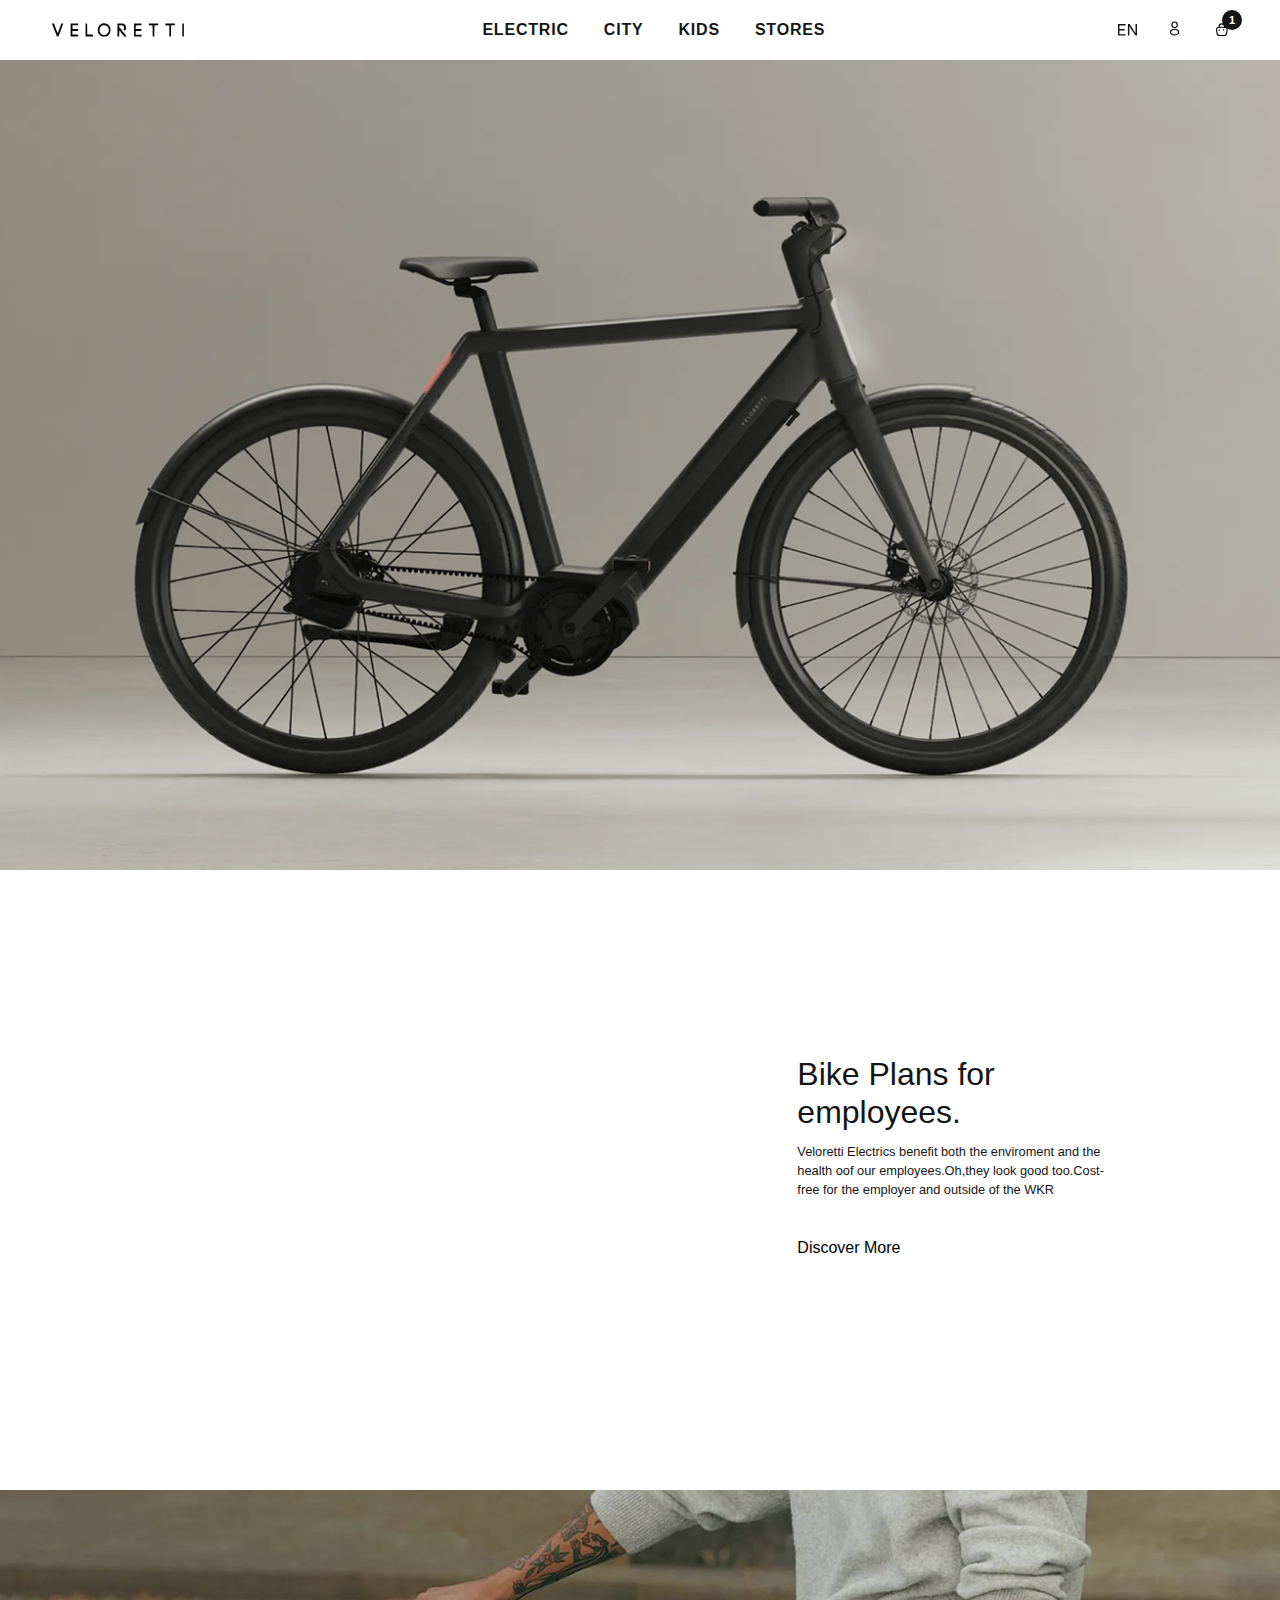
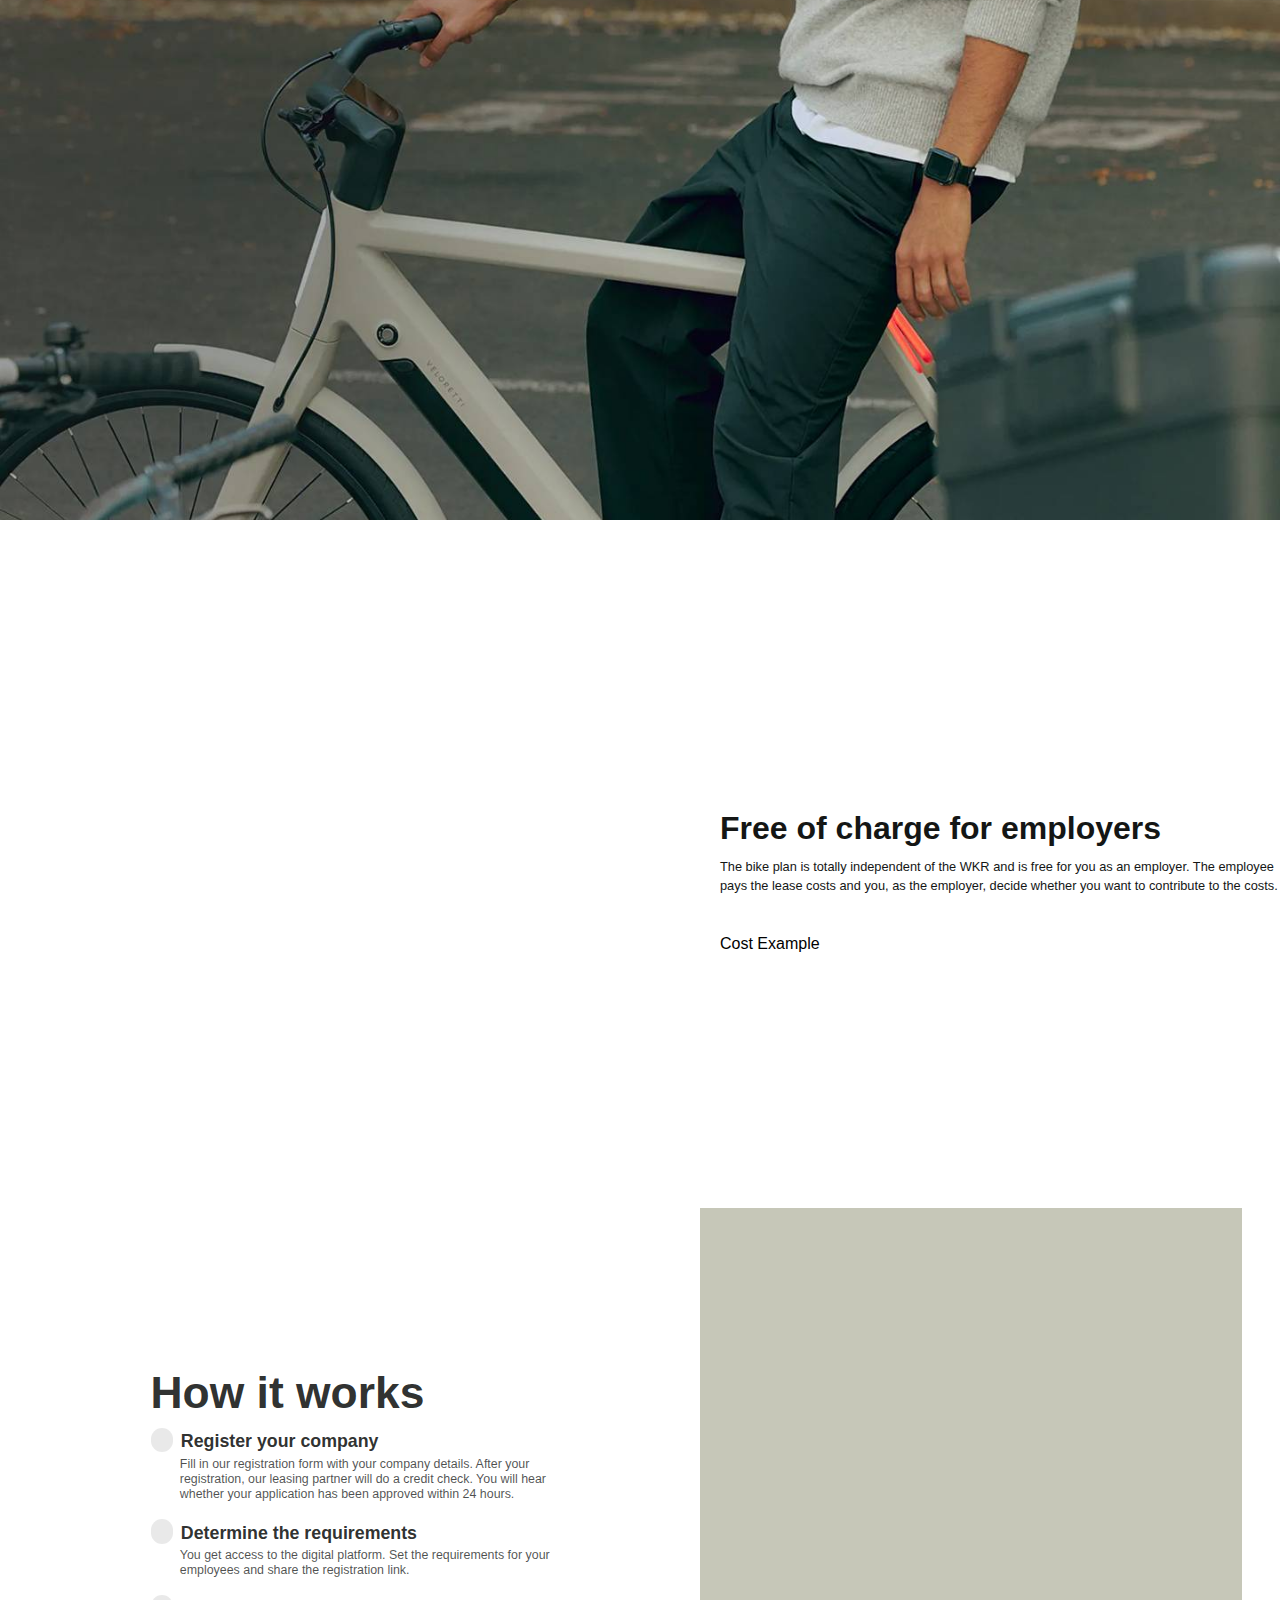
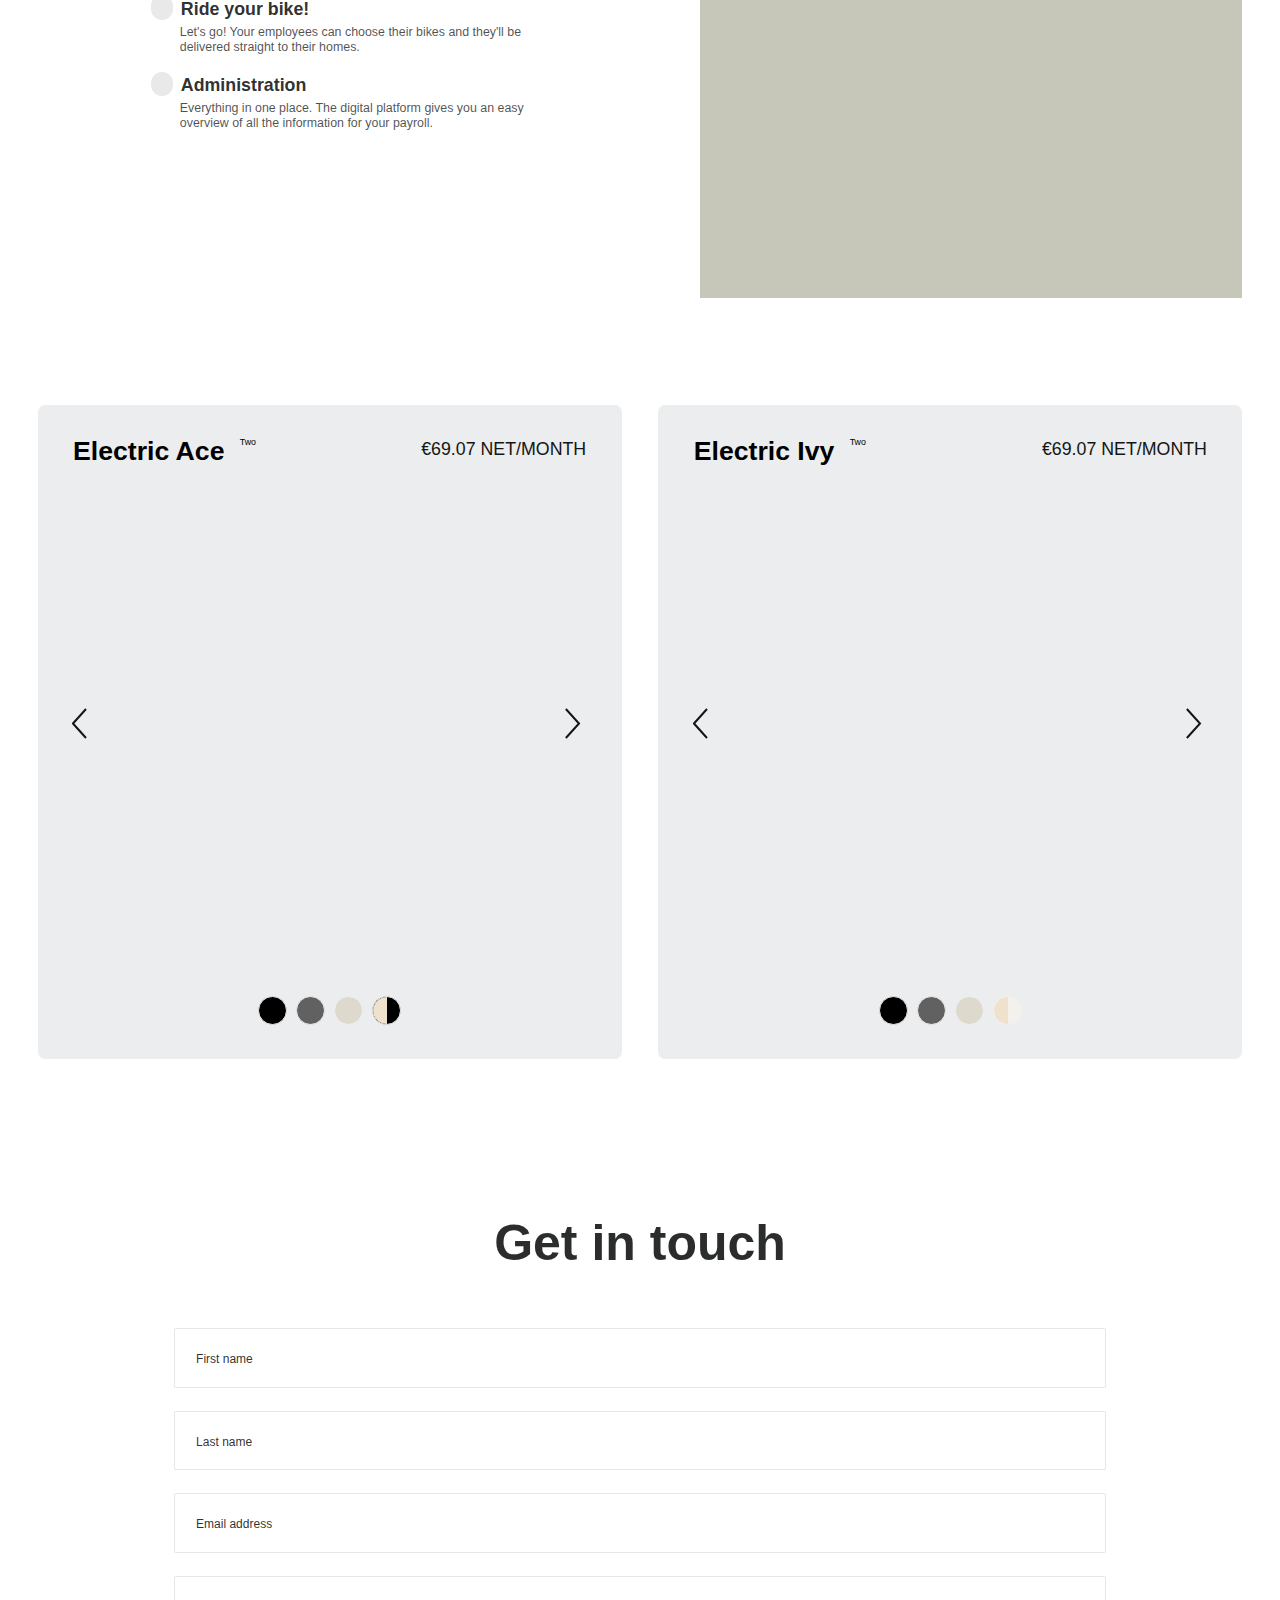
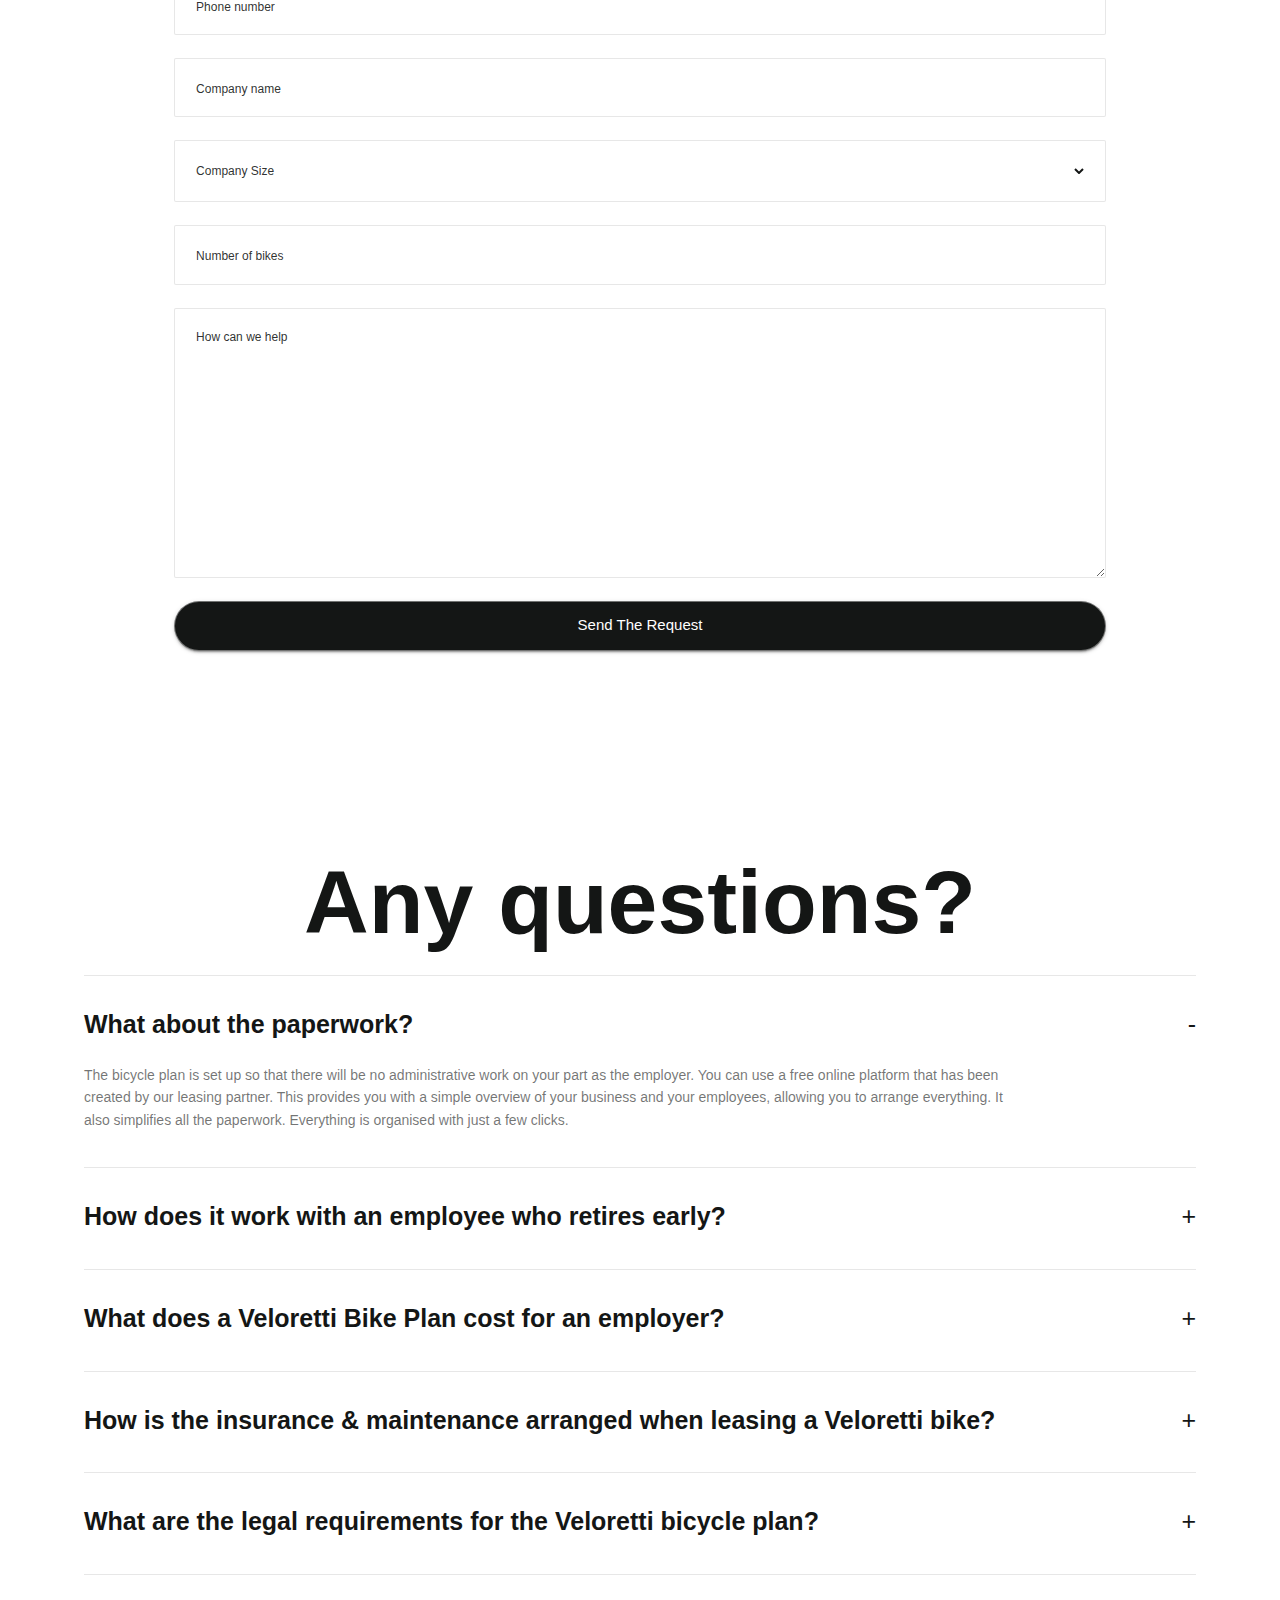
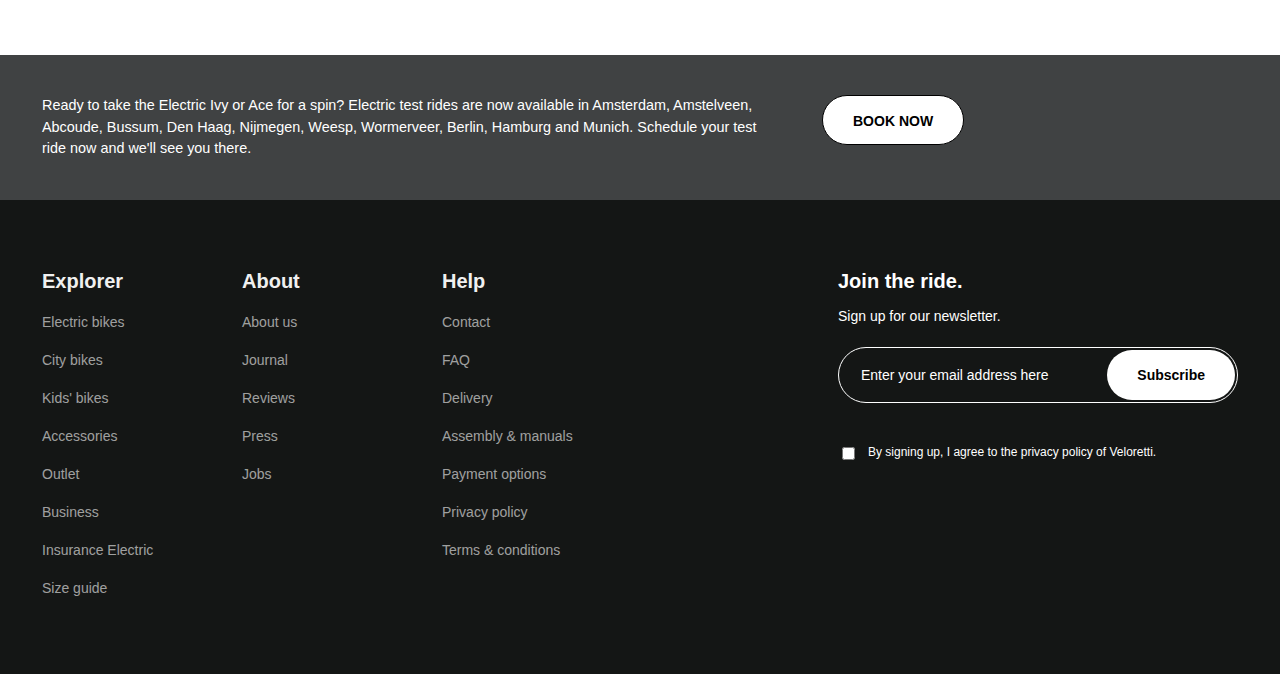
<file: Index.html>
﻿<!DOCTYPE html>
<html lang="en">
<head>
    <meta charset="UTF-8">
    <link rel="icon" type="image/svg+xml" href="./Images/favicon.svg">
    <meta name="viewport" content="width=device-width, initial-scale=1.0">
    <title>Veloretti - Electric Bike Shop | Bike Plans for Employees</title>
    
    <!-- SEO & Crawler Directives -->
    <meta name="description" content="Veloretti Electric Bikes - Bike plans for employees. Cost-free for employers, outside of WKR. Discover our award-winning electric bikes with leasing options.">
    <meta name="keywords" content="electric bikes, bike leasing, employee bike plans, Veloretti, electric bicycle, bike rental">
    <meta name="robots" content="index, follow">
    <meta name="googlebot" content="index, follow, max-snippet:-1, max-image-preview:large, max-video-preview:-1">
    <meta name="bingbot" content="index, follow">
    <meta name="revisit-after" content="7 days">
    <link rel="canonical" href="https://veloretti-project.netlify.app/">
    
    
    <meta property="og:type" content="website">
    <meta property="og:url" content="https://veloretti-project.netlify.app/">
    <meta property="og:title" content="Veloretti - Electric Bike Shop | Bike Plans for Employees">
    <meta property="og:description" content="Veloretti Electric Bikes - Bike plans for employees. Cost-free for employers, outside of WKR. Discover our award-winning electric bikes with leasing options.">
    <meta property="og:image" content="https://veloretti-project.netlify.app/Images/favicon.svg">
    <meta property="og:image:width" content="1200">
    <meta property="og:image:height" content="630">
    <meta property="og:site_name" content="Veloretti">
    
    
    <meta name="twitter:card" content="summary_large_image">
    <meta name="twitter:url" content="https://veloretti-project.netlify.app/">
    <meta name="twitter:title" content="Veloretti - Electric Bike Shop | Bike Plans for Employees">
    <meta name="twitter:description" content="Veloretti Electric Bikes - Bike plans for employees. Cost-free for employers, outside of WKR. Discover our award-winning electric bikes with leasing options.">
    <meta name="twitter:image" content="./Images/Veloretti Electric Ace Two Pro .png">
    <meta name="twitter:image:alt" content="Veloretti Electric Ace Two bicycle">
    
    
    <meta name="author" content="Veloretti">
    <meta name="theme-color" content="#000000">
    <meta name="format-detection" content="telephone=no">
    <link rel="preload" href="shared.css" as="style">
    <link rel="stylesheet" href="shared.css">
    <script src="../shared.js" defer></script>
    <link rel="preload" href="../Pages/Home/Home.css" as="style">
    <link  rel="stylesheet" href="../Pages/Home/Home.css">
    <script src="../components/custom-page-header.js" defer></script>
    <script  src="../components/custom-footer.js" defer></script>
</head>
<body>
  
    <custom-page-header></custom-page-header>
    <main class="main">
       
        <section class="hero-section section animated-img" loading="eager"></section>

        
        <section class="about-section section">
            
            <img src="./Images/man with a mustache riding a Veloretti Electric Ace Two bicycle.png" alt="Man with mustache riding a Veloretti Electric Ace Two bicycle in the city" class="animated-img" loading="eager">
            
            <aside >
                <h1>Bike Plans for employees.</h1>
                <p  class="small-p">Veloretti Electrics benefit both the enviroment and the health oof our employees.Oh,they look good too.Cost-free for the employer  and outside of the WKR</p>
                <button class="button-none">Discover More</button>
            </aside>
        </section>

      
        <section class="image-section section" class="animated-img"></section>

        
        <section class="free-charge-section section">
             <main>
                <img src="./Images/VanMoof S5 electric bicycle.png" alt="Veloretti electric bicycle showcasing free bike plan for employers"  class="animated-img" loading="lazy">
             </main>
             <aside>
                <h1>Free of charge for
                    employers</h1>
                <p class="small-p">The bike plan is totally independent of the WKR and is free for you as
                    an employer. The employee pays the lease costs and you, as the
                    employer, decide whether you want to contribute to the costs.</p>
                <button class="button-none">Cost Example</button>
             </aside>
        </section>

        
        <section class="how-it-works-section section" aria-labelledby="how-it-works-heading">
            <div class="how-it-works-container">
                <article class="steps-content">
                    <h1 id="how-it-works-heading">How it works</h1>
                    <ol class="steps-list">
                        <li class="step-item">
                            <header class="step-header">
                                <span class="step-number" aria-hidden="true"></span>
                                <h3>Register your company</h3>
                            </header>
                            <p class="step-description">
                                Fill in our registration form with your company details. After 
                                your registration, our leasing partner will do a credit check. You 
                                will hear whether your application has been approved within 24 
                                hours.
                            </p>
                        </li>

                        <li class="step-item">
                            <header class="step-header">
                                <span class="step-number" aria-hidden="true"></span>
                                <h3>Determine the requirements</h3>
                            </header>
                            <p class="step-description">
                                You get access to the digital platform. Set the requirements for 
                                your employees and share the registration link.
                            </p>
                        </li>

                        <li class="step-item">
                            <header class="step-header">
                                <span class="step-number" aria-hidden="true"></span>
                                <h3>Ride your bike!</h3>
                            </header>
                            <p class="step-description">
                                Let's go! Your employees can choose their bikes and they'll be 
                                delivered straight to their homes.
                            </p>
                        </li>

                        <li class="step-item">
                            <header class="step-header">
                                <span class="step-number" aria-hidden="true"></span>
                                <h3>Administration</h3>
                            </header>
                            <p class="step-description">
                                Everything in one place. The digital platform gives you an easy 
                                overview of all the information for your payroll.
                            </p>
                        </li>
                    </ol>
                </article>

                <figure class="how-it-works-image">
                    <img 
                        src="./Images/person riding a Veloretti Electric Ivy Two.png"
                        alt="Person riding a Veloretti Electric Ivy Two bicycle" 
                        loading="lazy" class="animated-img">
                        
                </figure>
            </div>
        </section>

        
        <section class="featured-bikes-section section" aria-label="Featured Electrica Bikes">
            <ul class="product-grid">
                <li>
                    <article class="product-card">
                        <header class="card-header">
                            <h3>
                                Electric Ace <sup>Two</sup>
                            </h3>
                            <p>
                                &euro;69.07 <span class="price-suffix">NET/MONTH</span>
                                 
                            </p>
                        </header>
                    </article>
                    <div class="image-carousel">

                  
                        <button type="button" class="arrow-btn prev" aria-label="Show previous image"></button>
                        <figure >
                            <img src="./Images/Veloretti Electric Ace Two Pro .png" alt="Veloretti Electric Ace Two Pro electric bike in matte black color, side view" loading="eager" class="animated-img">
                        </figure>
                        <button type="button" class="arrow-btn next" aria-label="show next image"></button>

                     </div>

                     <form class="color-picker">
                        <label for="ace-color-black">
                            <input type="radio" id="ace-color-black" value="black" name="bike-color-picker" aria-label="Black color">
                            <span class="sr-only">Black color</span>
                        </label>
                        <label for="ace-color-gray">
                            <input type="radio" id="ace-color-gray" value="gray" name="bike-color-picker" aria-label="Gray color">
                            <span class="sr-only">Gray color</span>
                        </label>
                        <label for="ace-color-biege">
                            <input type="radio" id="ace-color-biege" value="biege" name="bike-color-picker" aria-label="Beige color">
                            <span class="sr-only">Beige color</span>
                        </label>
                        <label for="ace-color-biege-black">
                            <input type="radio" id="ace-color-biege-black" value="biege-black" name="bike-color-picker" aria-label="Beige and black color">
                            <span class="sr-only">Beige and black color</span>
                        </label>
                     </form>
                </li>


                 <li>
                    <article class="product-card2">
                        <header class="card-header">
                            <h3>
                                Electric Ivy <sup>Two</sup>
                            </h3>
                            <p>
                                &euro;69.07 <span class="price-suffix">NET/MONTH</span>
                                 
                            </p>
                        </header>
                    </article>
                    <div class="image-carousel">

                  
                        <button type="button" class="arrow-btn prev" aria-label="Show previous image"></button>
                        <figure >
                            <img src="./Images/Veloretti Electric Ace Two Pro .png" alt="Veloretti Electric Ivy Two Pro electric bike, side view" class="animated-img" loading="lazy">
                        </figure>
                        <button type="button" class="arrow-btn next" aria-label="show next image"></button>

                     </div>

                     <form class="color-picker">
                        <label for="ivy-color-black">
                            <input type="radio" id="ivy-color-black" value="black" name="bike-color-picker" aria-label="Black color">
                            <span class="sr-only">Black color</span>
                        </label>
                        <label for="ivy-color-gray">
                            <input type="radio" id="ivy-color-gray" value="gray" name="bike-color-picker" aria-label="Gray color">
                            <span class="sr-only">Gray color</span>
                        </label>
                        <label for="ivy-color-biege">
                            <input type="radio" id="ivy-color-biege" value="biege" name="bike-color-picker" aria-label="Beige color">
                            <span class="sr-only">Beige color</span>
                        </label>
                        <label for="ivy-color-biege-white">
                            <input type="radio" id="ivy-color-biege-white" value="biege-white" name="bike-color-picker" aria-label="Beige and white color">
                            <span class="sr-only">Beige and white color</span>
                        </label>
                     </form>
                </li>
            </ul>
        </section>

        
        <section id="GetInTouch" class="contact-section section">
            <div class="container">
                <h2 i class="section-heading">Get in touch</h2>
                <form class="contact-form">
                    <input type="text" placeholder="First name" class="form-input">
                    <input type="text" placeholder="Last name" class="form-input">
                    <input type="email" placeholder="Email address" class="form-input">
                    <input type="tel" placeholder="Phone number" class="form-input">
                    <input type="text" placeholder="Company name" class="form-input">
                    <label for="company-size" class="sr-only">Company Size</label>
                    <select id="company-size" class="form-select" aria-label="Company Size">
                        <option value="">Company Size</option>
                        <option value="1-10">1-10</option>
                        <option value="11-50">11-50</option>
                        <option value="51-200">51-200</option>
                        <option value="200+">200+</option>
                    </select>
                    <input type="number" placeholder="Number of bikes" class="form-input">
                    <textarea placeholder="How can we help" class="form-textarea" rows="4"></textarea>
                    <button type="submit" class="btn btn-primary form-submit">Send the request</button>
                </form>
            </div>
        </section>

        
        <section class="faq-section section">
            <div class="container">
                <h2 class="section-heading-large">Any questions?</h2>
                <div class="faq-container">
                    <div class="accordion-item open">
                        <button class="accordion-button">
                            <span>What about the paperwork?</span>
                            <span class="accordion-icon">-</span>
                        </button>
                        <div class="accordion-content">
                            <p>The bicycle plan is set up so that there will be no administrative work on your part as the employer. You can use a free online platform that has been created by our leasing partner. This provides you with a simple overview of your business and your employees, allowing you to arrange everything. It also simplifies all the paperwork. Everything is organised with just a few clicks.</p>
                        </div>
                    </div>
                    <div class="accordion-item">
                        <button class="accordion-button">
                            <span>How does it work with an employee who retires early?</span>
                            <span class="accordion-icon">+</span>
                        </button>
                        <div class="accordion-content">
                            <p>When an employee retires early, the bike lease can be transferred to the employee or another colleague, or the lease can be bought out. The specific terms depend on the remaining lease period and the agreement with our leasing partner. Our platform makes it easy to handle these transitions smoothly.</p>
                        </div>
                    </div>
                    <div class="accordion-item">
                        <button class="accordion-button">
                            <span>What does a Veloretti Bike Plan cost for an employer?</span>
                            <span class="accordion-icon">+</span>
                        </button>
                        <div class="accordion-content">
                            <p>The Veloretti Bike Plan is completely free for employers to set up and manage. There are no hidden costs or administrative fees. The employee pays the monthly lease amount through salary sacrifice, and you as the employer can choose whether to contribute to the costs. The only cost to the employer would be any voluntary contribution you choose to make towards the bike.</p>
                        </div>
                    </div>
                    <div class="accordion-item">
                        <button class="accordion-button">
                            <span>How is the insurance & maintenance arranged when leasing a Veloretti bike?</span>
                            <span class="accordion-icon">+</span>
                        </button>
                        <div class="accordion-content">
                            <p>The Veloretti Bike Plan is completely free for employers to set up and manage. There are no hidden costs or administrative fees. The employee pays the monthly lease amount through salary sacrifice, and you as the employer can choose whether to contribute to the costs. The only cost to the employer would be any voluntary contribution you choose to make towards the bike.</p>
                        </div>
                    </div>
                    <div class="accordion-item">
                        <button class="accordion-button">
                            <span>What are the legal requirements for the Veloretti bicycle plan?</span>
                            <span class="accordion-icon">+</span>
                        </button>
                        <div class="accordion-content">
                            <p>The Veloretti bicycle plan operates under the Dutch tax rules for employee benefits. The bike is considered a taxable benefit, but the tax advantage comes from the salary sacrifice arrangement. The bike must be used for commuting to work (at least part of the time) to qualify for the tax benefits. The lease period is typically 36 months, after which the employee can choose to purchase the bike at a fair market value or return it and lease a new one.</p>
                        </div>
                    </div>
                </div>
            </div>
        </section>
    </main>

   <custom-footer></custom-footer>

    <script>
        document.addEventListener('DOMContentLoaded', function() {
            const accordionButtons = document.querySelectorAll('.accordion-button');
            
            accordionButtons.forEach(button => {
                button.addEventListener('click', () => {
                    const item = button.parentElement;
                    const content = button.nextElementSibling;
                    const icon = button.querySelector('.accordion-icon');
                    
                    // Toggle the open class on the accordion item
                    item.classList.toggle('open');
                    
                    // Toggle the icon between + and -
                    if (item.classList.contains('open')) {
                        icon.textContent = '-';
                        content.style.maxHeight = content.scrollHeight + 'px';
                    } else {
                        icon.textContent = '+';
                        content.style.maxHeight = '0';
                    }
                });
            });
            
            // Initialize first item as open
            const firstContent = document.querySelector('.accordion-content');
            firstContent.style.maxHeight = firstContent.scrollHeight + 'px';
        });
    </script>
    <script src="Pages/Home/Home.js"></script>

</body>
</html>
</file>
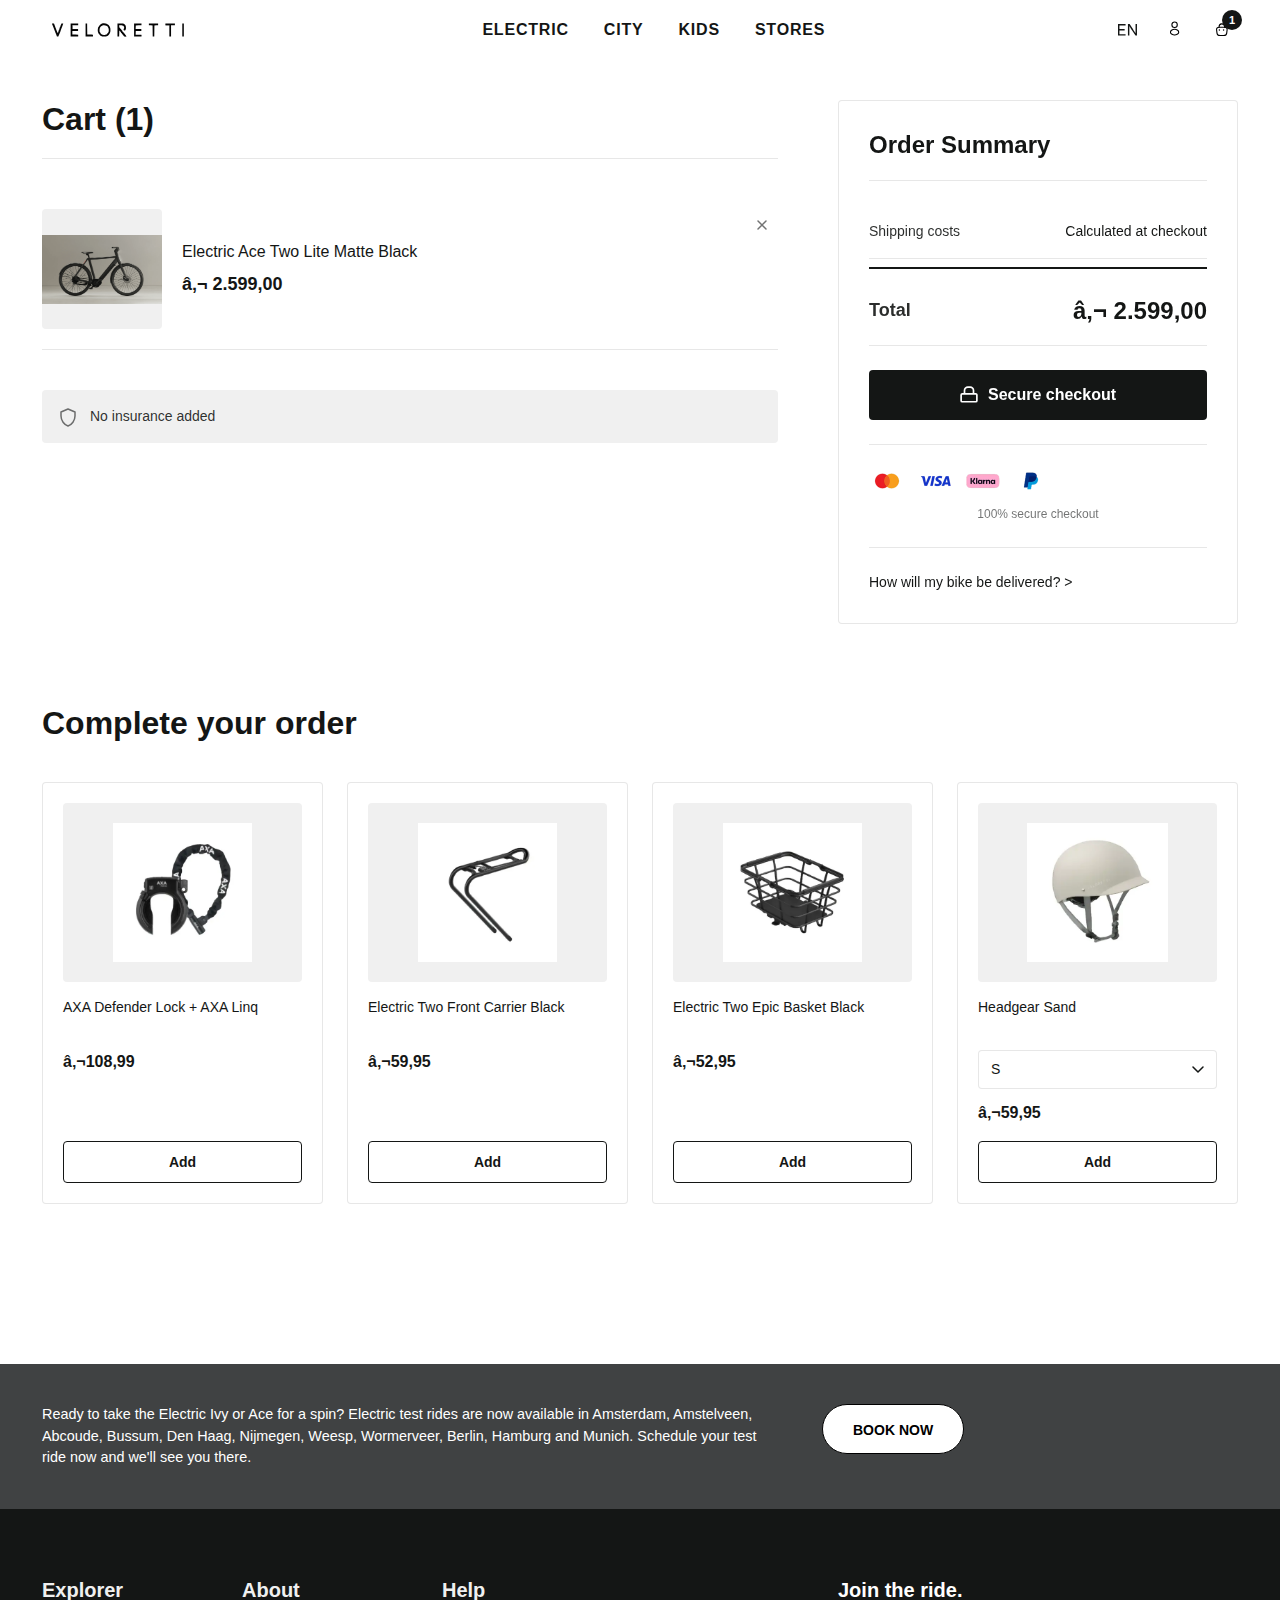
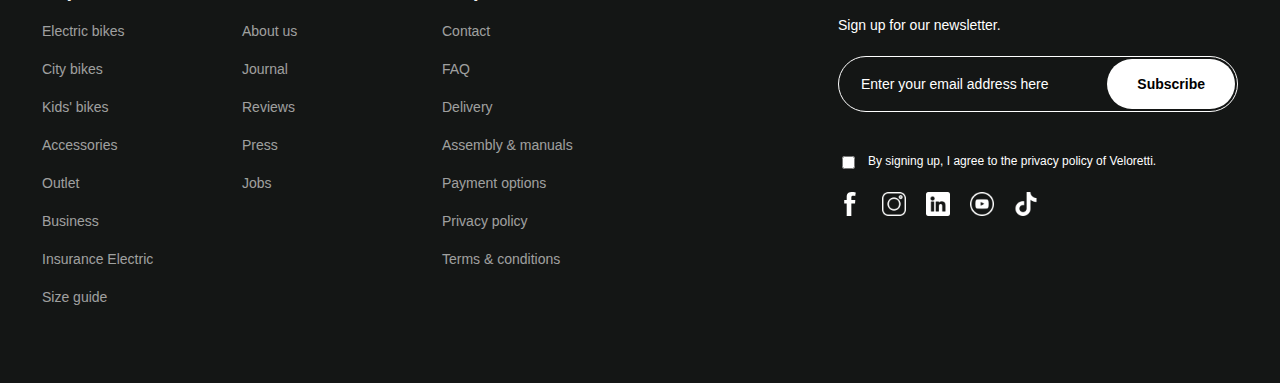
<file: Pages/Cart/Cart.html>
﻿<!DOCTYPE html>
<html lang="en">
<head>
    <meta charset="UTF-8">
    <link rel="icon" type="image/svg+xml" href="../../Images/favicon.svg">
    <meta name="viewport" content="width=device-width, initial-scale=1.0">
    <title>Shopping Cart - Veloretti</title>
    
    <!-- SEO & Crawler Directives -->
    <meta name="description" content="Your Veloretti shopping cart. Review your selected electric bikes and accessories. Secure checkout available.">
    <meta name="keywords" content="shopping cart, bike cart, Veloretti cart, checkout, bike accessories">
    <meta name="robots" content="noindex, nofollow">
    <meta name="googlebot" content="noindex, nofollow">
    <meta name="bingbot" content="noindex, nofollow">
    <link rel="canonical" href="https://www.veloretti.com/Pages/Cart/Cart.html">
    
    
    <meta property="og:type" content="website">
    <meta property="og:url" content="https://www.veloretti.com/Pages/Cart/Cart.html">
    <meta property="og:title" content="Shopping Cart - Veloretti">
    <meta property="og:description" content="Your Veloretti shopping cart. Review your selected electric bikes and accessories.">
    <meta property="og:image" content="./Images/Veloretti Electric Ace Two Pro .png">
    <meta property="og:site_name" content="Veloretti">
    
    
    <meta name="twitter:card" content="summary">
    <meta name="twitter:url" content="https://www.veloretti.com/Pages/Cart/Cart.html">
    <meta name="twitter:title" content="Shopping Cart - Veloretti">
    <meta name="twitter:description" content="Your Veloretti shopping cart. Review your selected electric bikes and accessories.">
    
    
    <meta name="author" content="Veloretti">
    <meta name="theme-color" content="#000000">
    <meta name="format-detection" content="telephone=no">
    <link rel="stylesheet" href="../../shared.css">
    <script src="../../shared.js" defer></script>
    <link rel="stylesheet" href="Cart.css">
    <script defer src="../../components/custom-page-header.js"></script>
    <script defer src="../../components/custom-footer.js"></script>
</head>
<body>
    <custom-page-header></custom-page-header>

    <main class="cart-main">
        <div class="cart-container">
            
            <div class="cart-section">
                <h1 class="cart-title">Cart (1)</h1>
                
                
                <div class="cart-item">
                    <div class="cart-item-image">
                        <img src="../../Images/Veloretti Electric Ace Two.png" alt="Electric Ace Two Lite Matte Black" loading="eager" class="animated-img">
                    </div>
                    <div class="cart-item-details">
                        <h3 class="cart-item-name">Electric Ace Two Lite Matte Black</h3>
                        <p class="cart-item-price">â‚¬ 2.599,00</p>
                    </div>
                    <button class="cart-item-remove" aria-label="Remove item">
                        <svg width="16" height="16" viewBox="0 0 16 16" fill="none" xmlns="http://www.w3.org/2000/svg">
                            <path d="M12 4L4 12M4 4L12 12" stroke="currentColor" stroke-width="1.5" stroke-linecap="round"/>
                        </svg>
                    </button>
                </div>

                
                <div class="insurance-section">
                    <svg width="20" height="20" viewBox="0 0 20 20" fill="none" xmlns="http://www.w3.org/2000/svg" class="shield-icon">
                        <path d="M10 2L3 5V9C3 13.55 6.16 17.74 10 19C13.84 17.74 17 13.55 17 9V5L10 2Z" stroke="currentColor" stroke-width="1.5" stroke-linecap="round" stroke-linejoin="round"/>
                    </svg>
                    <span>No insurance added</span>
                </div>
            </div>

            
            <div class="order-summary">
                <h2 class="summary-title">Order Summary</h2>
                
                <div class="summary-row">
                    <span class="summary-label">Shipping costs</span>
                    <span class="summary-value">Calculated at checkout</span>
                </div>
                
                <div class="summary-row total-row">
                    <span class="summary-label">Total</span>
                    <span class="summary-value total-price">â‚¬ 2.599,00</span>
                </div>

                <button class="checkout-button">
                    <svg width="16" height="16" viewBox="0 0 16 16" fill="none" xmlns="http://www.w3.org/2000/svg" class="padlock-icon">
                        <path d="M4 7V4C4 2.34315 5.34315 1 7 1H9C10.6569 1 12 2.34315 12 4V7M4 7H2C1.44772 7 1 7.44772 1 8V13C1 13.5523 1.44772 14 2 14H14C14.5523 14 15 13.5523 15 13V8C15 7.44772 14.5523 7 14 7H12M4 7H12" stroke="currentColor" stroke-width="1.5" stroke-linecap="round" stroke-linejoin="round"/>
                    </svg>
                    Secure checkout
                </button>

                <div class="payment-methods">
                    <div class="payment-icons">
                        <img src="../../Images/master-cart.webp" alt="Mastercard payment method accepted" loading="lazy" class="animated-img">
                        <img src="../../Images/visa-cart.webp" alt="Visa payment method accepted" loading="lazy" class="animated-img">
                        <img src="../../Images/klarna-cart.webp" alt="Klarna payment method accepted" loading="lazy" class="animated-img">
                        <img src="../../Images/paypal-cart.webp" alt="PayPal payment method accepted" loading="lazy" class="animated-img">
                    </div>
                    <p class="secure-text">100% secure checkout</p>
                </div>

                <a href="#" class="delivery-link">How will my bike be delivered? &gt;</a>
            </div>
        </div>

        
        <section class="complete-order-section">
            <h2 class="complete-order-title">Complete your order</h2>
            
            <div class="accessories-grid">
                
                <article class="accessory-card">
                    <div class="accessory-image">
                        <img src="../../Images/AXAcombi2_400x.webp" alt="AXA Defender Lock + AXA Linq" loading="lazy" class="animated-img">
                    </div>
                    <h3 class="accessory-name">AXA Defender Lock + AXA Linq</h3>
                    <p class="accessory-price">â‚¬108,99</p>
                    <button class="add-button">Add</button>
                </article>

                
                <article class="accessory-card">
                    <div class="accessory-image">
                        <img src="../../Images/Front_carrier_matte_black_desktop2_400x.webp" alt="Electric Two Front Carrier Black" loading="lazy" class="animated-img">
                    </div>
                    <h3 class="accessory-name">Electric Two Front Carrier Black</h3>
                    <p class="accessory-price">â‚¬59,95</p>
                    <button class="add-button">Add</button>
                </article>

                
                <article class="accessory-card">
                    <div class="accessory-image">
                        <img src="../../Images/Basket_Epic_Multi_desktop_12_e7c23c2b-bf28-43f8-832d-9be689b2c59d_400x.webp" alt="Electric Two Epic Basket Black" loading="lazy" class="animated-img">
                    </div>
                    <h3 class="accessory-name">Electric Two Epic Basket Black</h3>
                    <p class="accessory-price">â‚¬52,95</p>
                    <button class="add-button">Add</button>
                </article>

                
                <article class="accessory-card">
                    <div class="accessory-image">
                        <img src="../../Images/PDP-Desktop-72_400x.webp" alt="Headgear Sand" loading="lazy" class="animated-img">
                    </div>
                    <h3 class="accessory-name">Headgear Sand</h3>
                    <div class="size-selector">
                        <select class="size-dropdown">
                            <option value="S" selected>S</option>
                            <option value="M">M</option>
                            <option value="L">L</option>
                            <option value="XL">XL</option>
                        </select>
                    </div>
                    <p class="accessory-price">â‚¬59,95</p>
                    <button class="add-button">Add</button>
                </article>
            </div>
        </section>
    </main>

    <custom-footer></custom-footer>
</body>
</html>
</file>
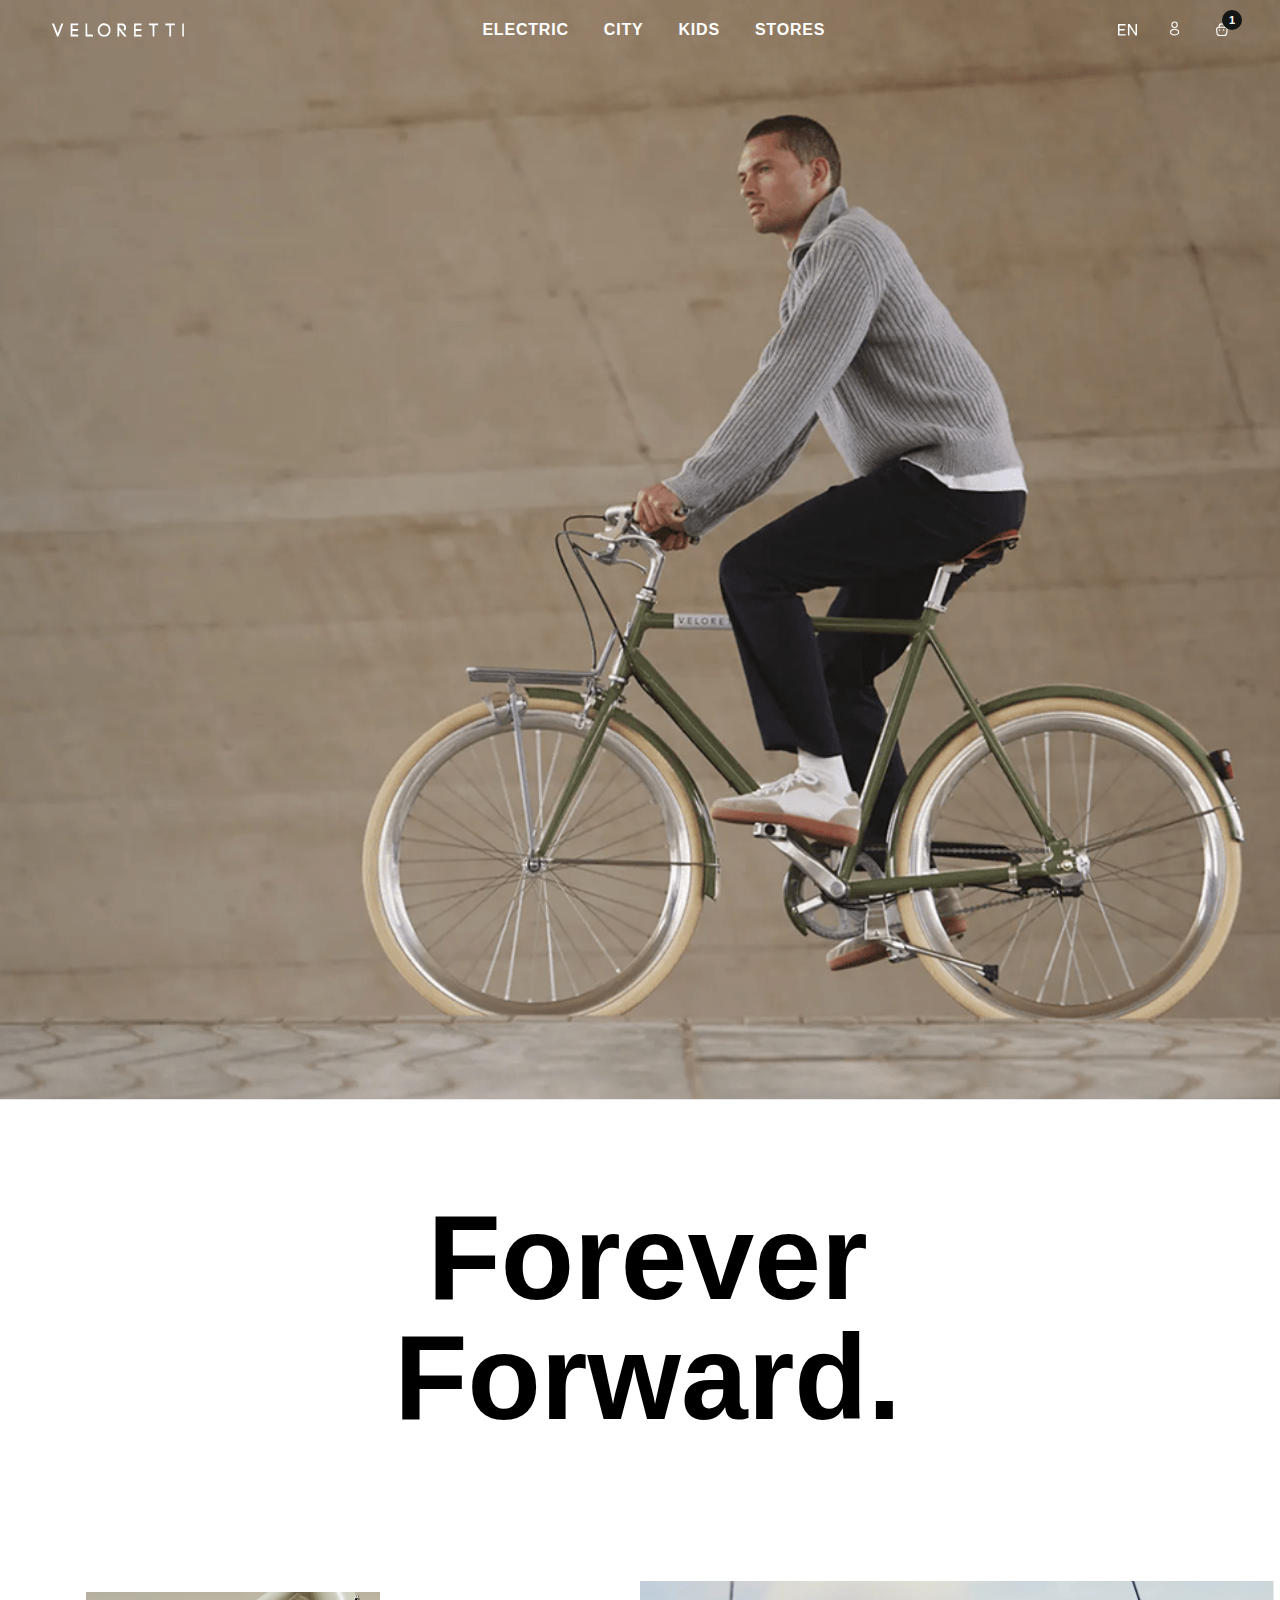
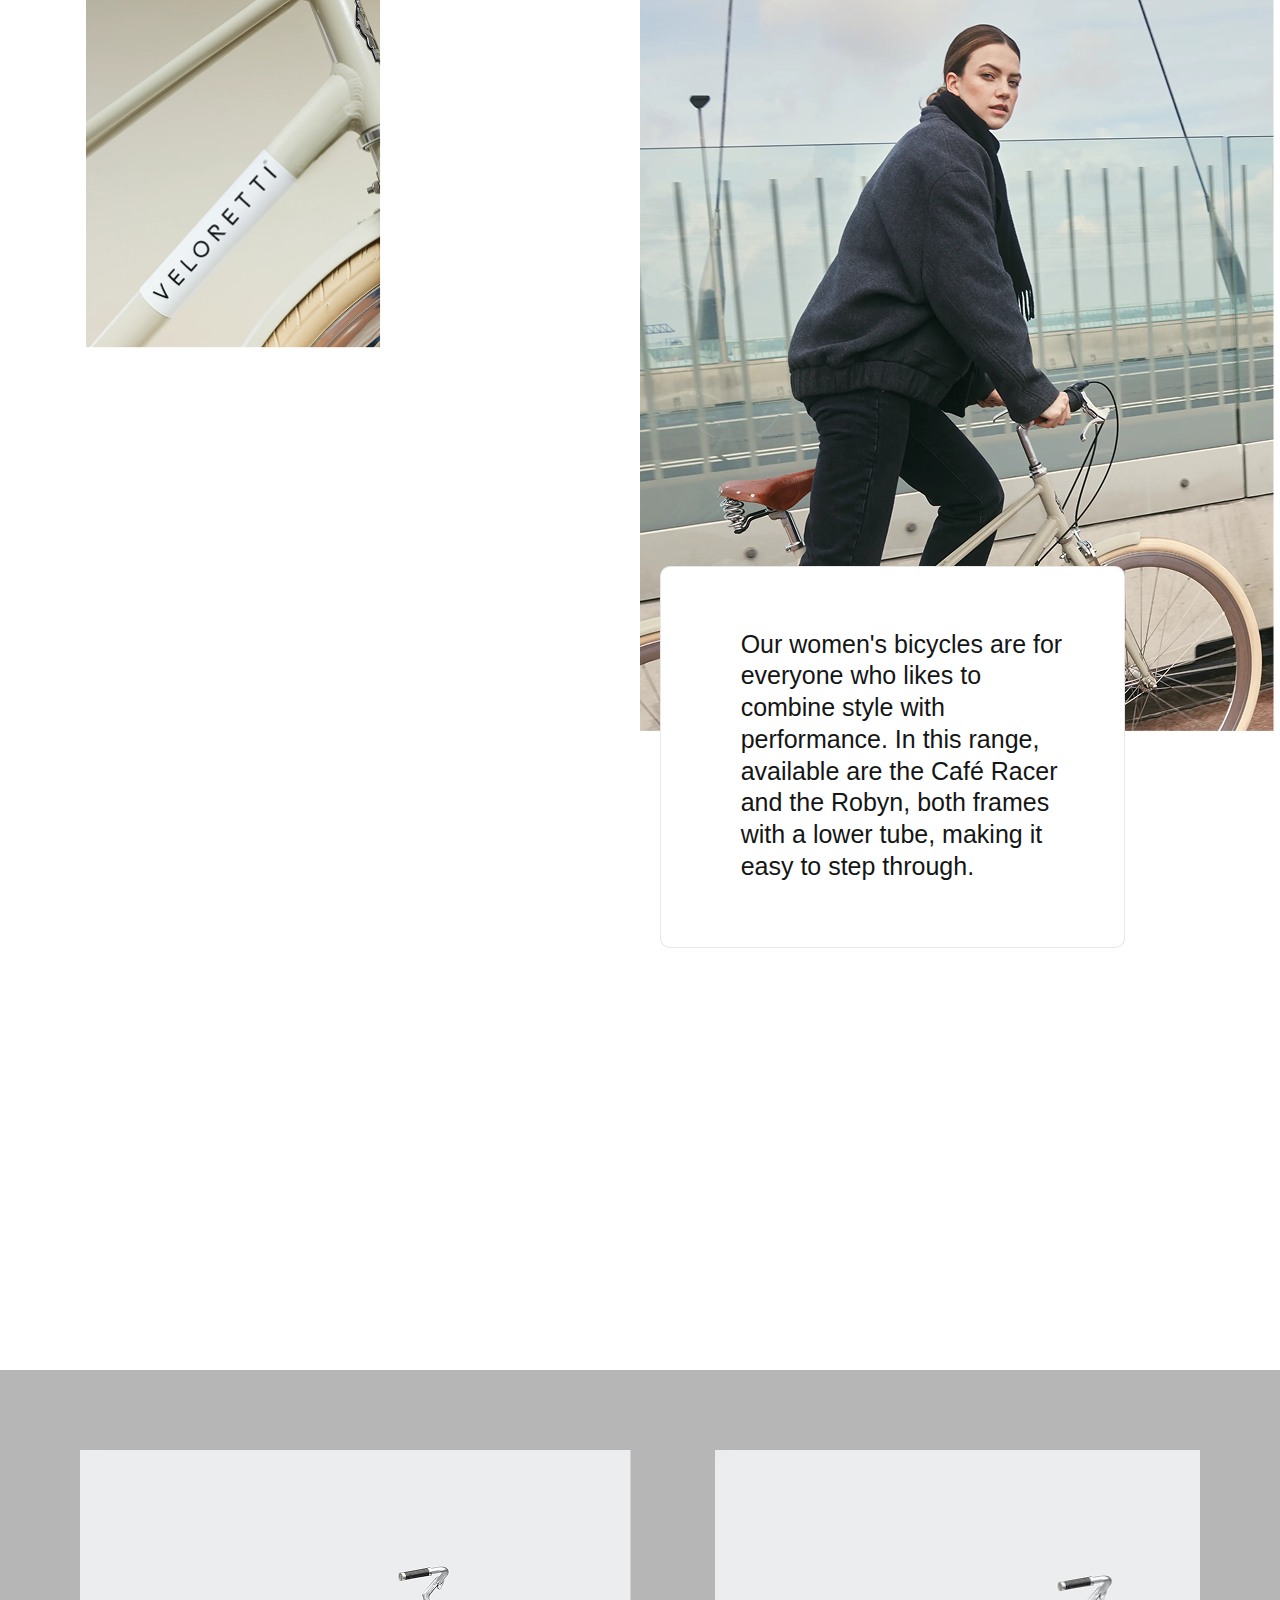
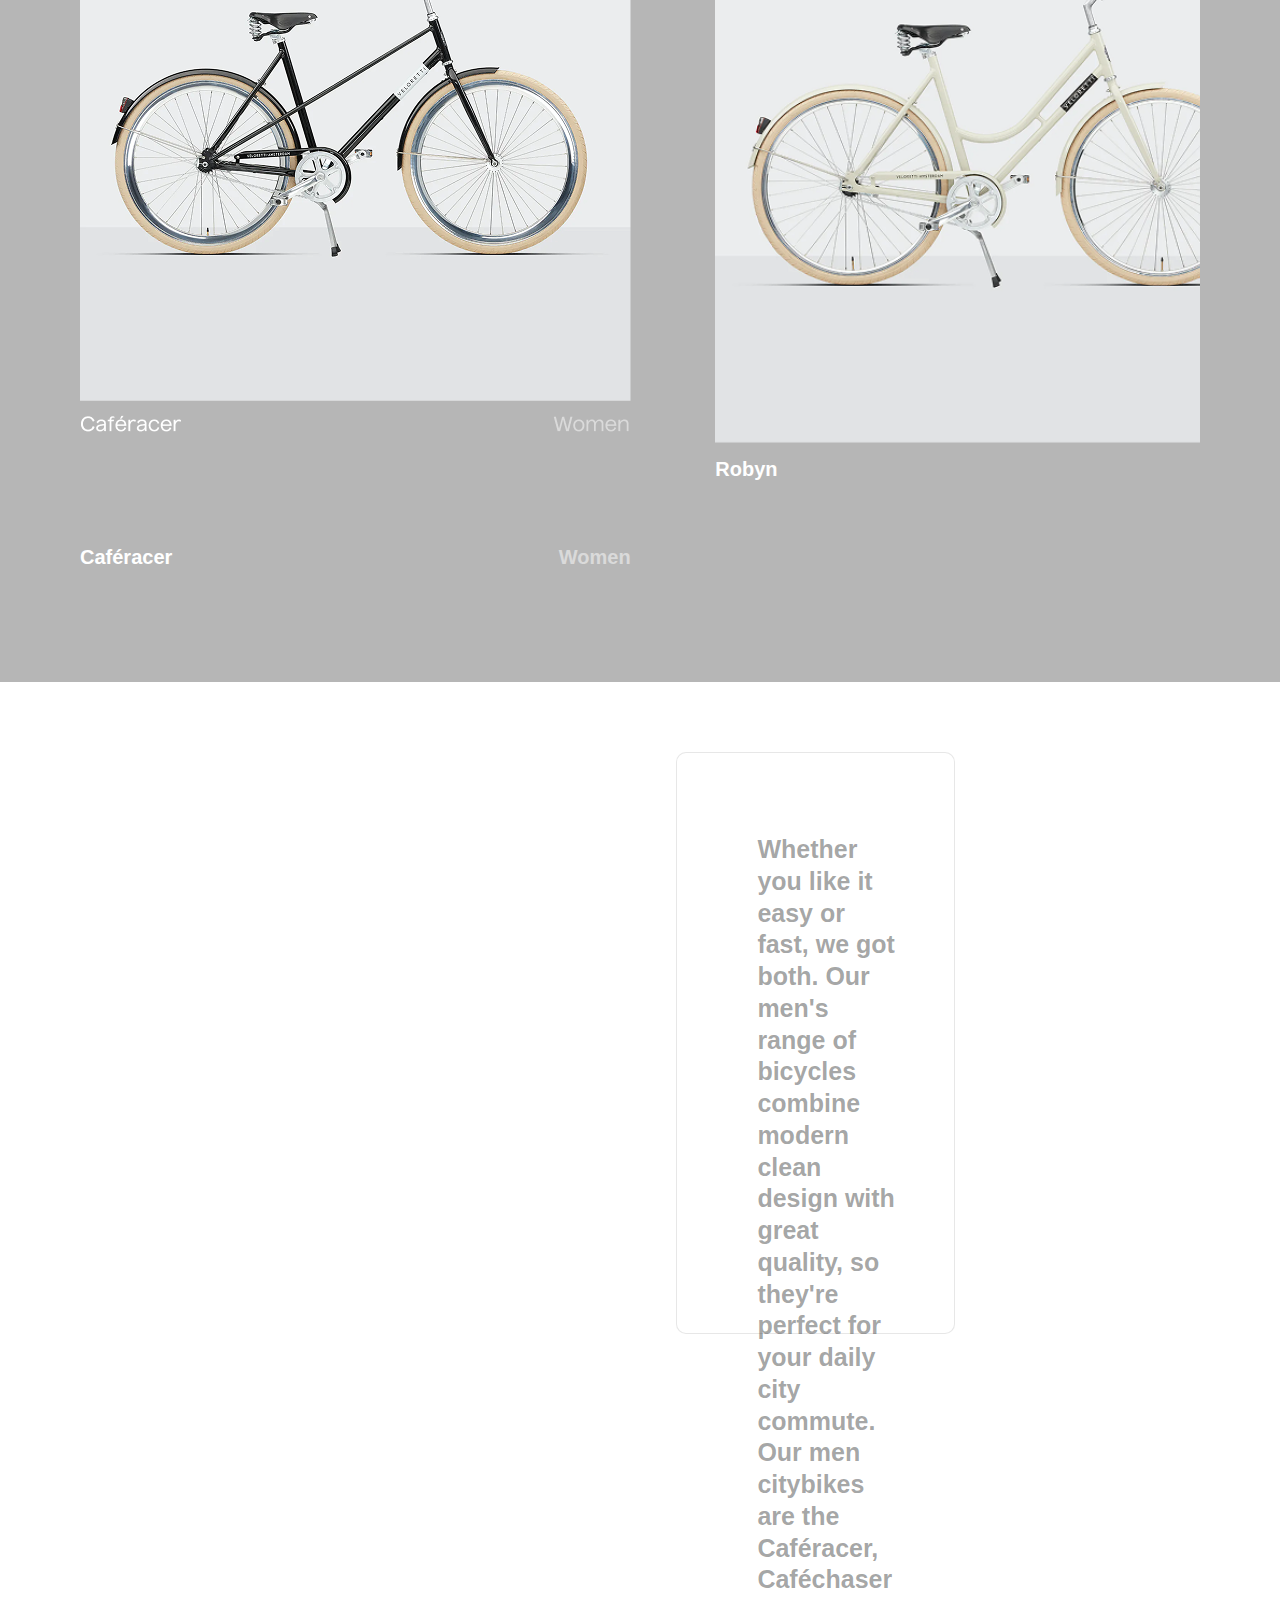
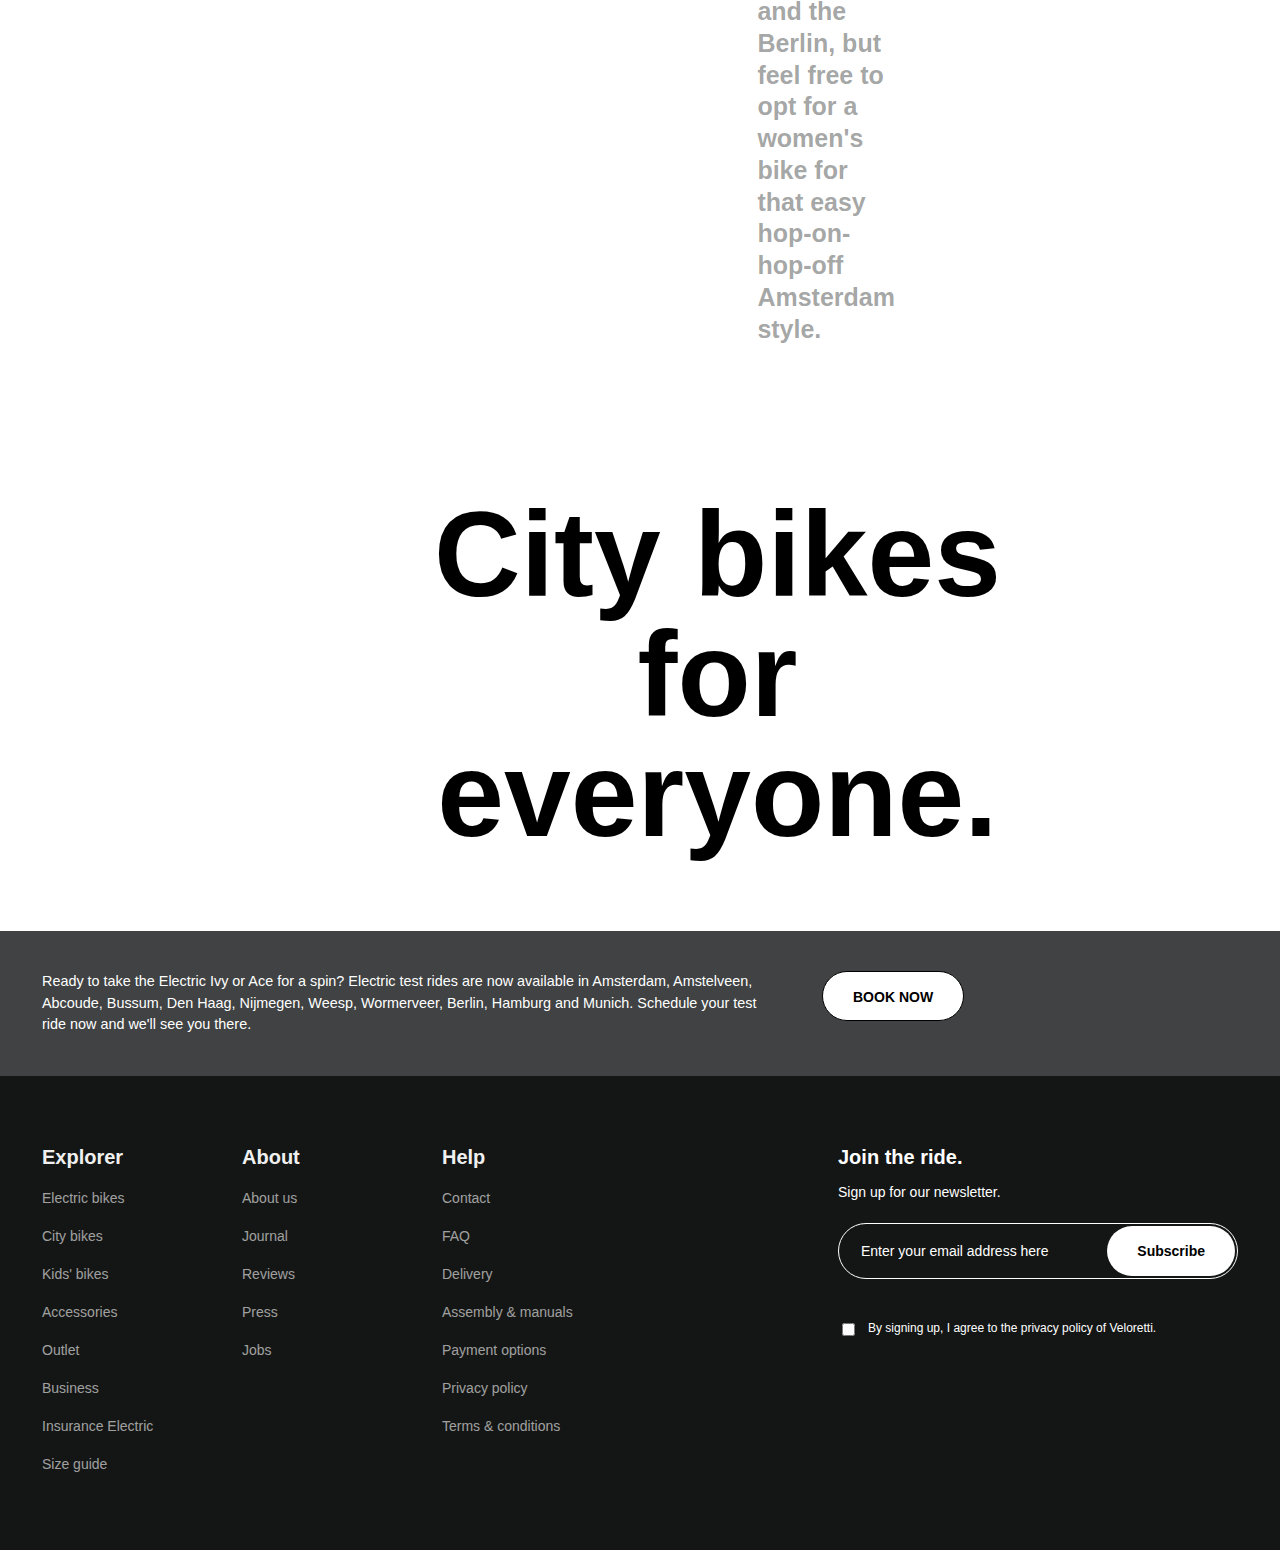
<file: Pages/Cities/Cities.html>
<!DOCTYPE html>
<html lang="en">
<head>
    <meta charset="UTF-8">
    <link rel="icon" type="image/svg+xml" href="../../Images/favicon.svg">
    <meta name="viewport" content="width=device-width, initial-scale=1.0">
    <title>City Bikes - Veloretti | Forever Forward</title>
    
    <!-- SEO & Crawler Directives -->
    <meta name="description" content="Discover Veloretti City Bikes - Classic design meets modern quality. Women's and men's city bikes including Caféracer, Robyn, and Berlin models. From €399.">
    <meta name="keywords" content="city bikes, urban bikes, Veloretti city bikes, Caféracer, Robyn, Berlin, women bikes, men bikes">
    <meta name="robots" content="index, follow">
    <meta name="googlebot" content="index, follow, max-snippet:-1, max-image-preview:large, max-video-preview:-1">
    <meta name="bingbot" content="index, follow">
    <meta name="revisit-after" content="7 days">
    <link rel="canonical" href="https://www.veloretti.com/Pages/Cities/Cities.html">
    
    <!-- Open Graph / Facebook -->
    <meta property="og:type" content="website">
    <meta property="og:url" content="https://www.veloretti.com/Pages/Cities/Cities.html">
    <meta property="og:title" content="City Bikes - Veloretti | Forever Forward">
    <meta property="og:description" content="Discover Veloretti City Bikes - Classic design meets modern quality. Women's and men's city bikes including Caféracer, Robyn, and Berlin models. From €399.">
    <meta property="og:image" content="https://www.veloretti.com/Images/Veloretti Caféracer Classic bicycle.png">
    <meta property="og:image:width" content="1200">
    <meta property="og:image:height" content="630">
    <meta property="og:site_name" content="Veloretti">
    
    <!-- Twitter -->
    <meta name="twitter:card" content="summary_large_image">
    <meta name="twitter:url" content="https://www.veloretti.com/Pages/Cities/Cities.html">
    <meta name="twitter:title" content="City Bikes - Veloretti | Forever Forward">
    <meta name="twitter:description" content="Discover Veloretti City Bikes - Classic design meets modern quality. Women's and men's city bikes including Caféracer, Robyn, and Berlin models. From €399.">
    <meta name="twitter:image" content="https://www.veloretti.com/Images/Veloretti Caféracer Classic bicycle.png">
    <meta name="twitter:image:alt" content="Veloretti City Bikes Collection">
    
    <!-- Additional Meta Tags -->
    <meta name="author" content="Veloretti">
    <meta name="theme-color" content="#000000">
    <meta name="format-detection" content="telephone=no">
    <link rel="stylesheet" href="../../shared.css">
    <script src="../../shared.js" defer></script>
    <link rel="stylesheet" href="./Cities.css">
    <script defer src="../../components/custom-page-header.js"></script>
    <script defer src="../../components/custom-footer.js"></script>
 
</head>
<body>

    <header>
        <custom-page-header transparent></custom-page-header>
    </header>
  

    <!-- Main Content -->
    <main class="main">
        <!-- Title Section -->
        <section class="title-section">
            <div class="title-container">
                <h1 class="title-text">Forever Forward.</h1>
            </div>
        </section>

        <!-- Text-Media Section (Women's Bikes) -->
        <section class="text-media-section">
            <div class="text-media-wrapper">
                <div class="text-media-left">
                    <div class="image-wrapper">
                        <img src="../../Images/close-up of a Veloretti bicycle frame.png" alt="Close-up detail of Veloretti women's city bike frame" class="section-image" loading="eager">
                    </div>
                </div>
                <div class="text-media-right">
                    <div class="image-wrapper image-wrapper-absolute">
                        <img src="../../Images/woman riding .png" alt="Woman riding a Veloretti city bicycle" class="section-image" loading="lazy">
                    </div>
                </div>
                <div class="text-media-content">
                    <div class="text-content-box">
                        <p class="paragraph">Our women's bicycles are for everyone who likes to combine style with performance. In this range, available are the Café Racer and the Robyn, both frames with a lower tube, making it easy to step through.</p>
                    </div>
                </div>
            </div>
        </section>

        <!-- Collection Slider Section -->
        <section class="collection-slider-section">
            <div class="collection-slider-wrapper">
                <div class="collection-slider">
                    <div class="collection-item">
                        <div class="collection-image-wrapper">
                            <img src="../../Images/Veloretti Caféracer Classic bicycle.png" alt="Veloretti Caféracer Classic women's city bicycle with step-through frame" class="collection-image" loading="eager">
                        </div>
                        <div class="collection-info">
                            <h3 class="collection-title">Caféracer</h3>
                            <p class="collection-subtitle">Women</p>
                        </div>
                    </div>
                    <div class="collection-item">
                        <div class="collection-image-wrapper">
                            <img src="../../Images/Veloretti Robyn City Bicycle.png" alt="Veloretti Robyn women's city bicycle with classic design" class="collection-image" loading="lazy">
                        </div>
                        <div class="collection-info">
                            <h3 class="collection-title">Robyn</h3>
                            <p class="collection-subtitle">Women</p>
                        </div>
                    </div>
                    
                </div>
            </div>
        </section>

        <!-- Text-Media Static Section (Men's Bikes) -->
        <section class="text-media-static-section">
            <div class="text-media-static-wrapper">
                <div class="text-media-static-left">
                    <div class="image-wrapper">
                        <img src="../../Images/Text-media-static_custom-Media.png" alt="Veloretti men's city bicycle detail" class="section-image" loading="lazy">
                    </div>
                </div>
                <div class="text-media-static-content">
                    <p class="paragraph-static">Whether you like it easy or fast, we got both. Our men's range of bicycles combine modern clean design with great quality, so they're perfect for your daily city commute. Our men citybikes are the Caféracer, Caféchaser and the Berlin, but feel free to opt for a women's bike for that easy hop-on- hop-off Amsterdam style.</p>
                </div>
                <div class="text-media-static-right">
                    <div class="image-wrapper">
                        <img src="../../Images/front fork .png" alt="Close-up of Veloretti men's city bike front fork" class="section-image" loading="lazy">
                    </div>
                </div>
                <div class="text-media-static-bottom">
                    <img src="../../Images/Rear Wheel and Drivetrain of a Veloretti Electric Bicycle.png" alt="Rear wheel and drivetrain detail of Veloretti men's city bicycle" class="section-image-bottom" loading="lazy">
                </div>
            </div>
        </section>

        <!-- Final Title Section -->
        <section class="final-title-section">
            <div class="final-title-container">
                <h1 class="final-title-text">City bikes for<br>everyone.</h1>
            </div>
        </section>
    </main>

    <custom-footer></custom-footer>
</body>
</html>
</file>
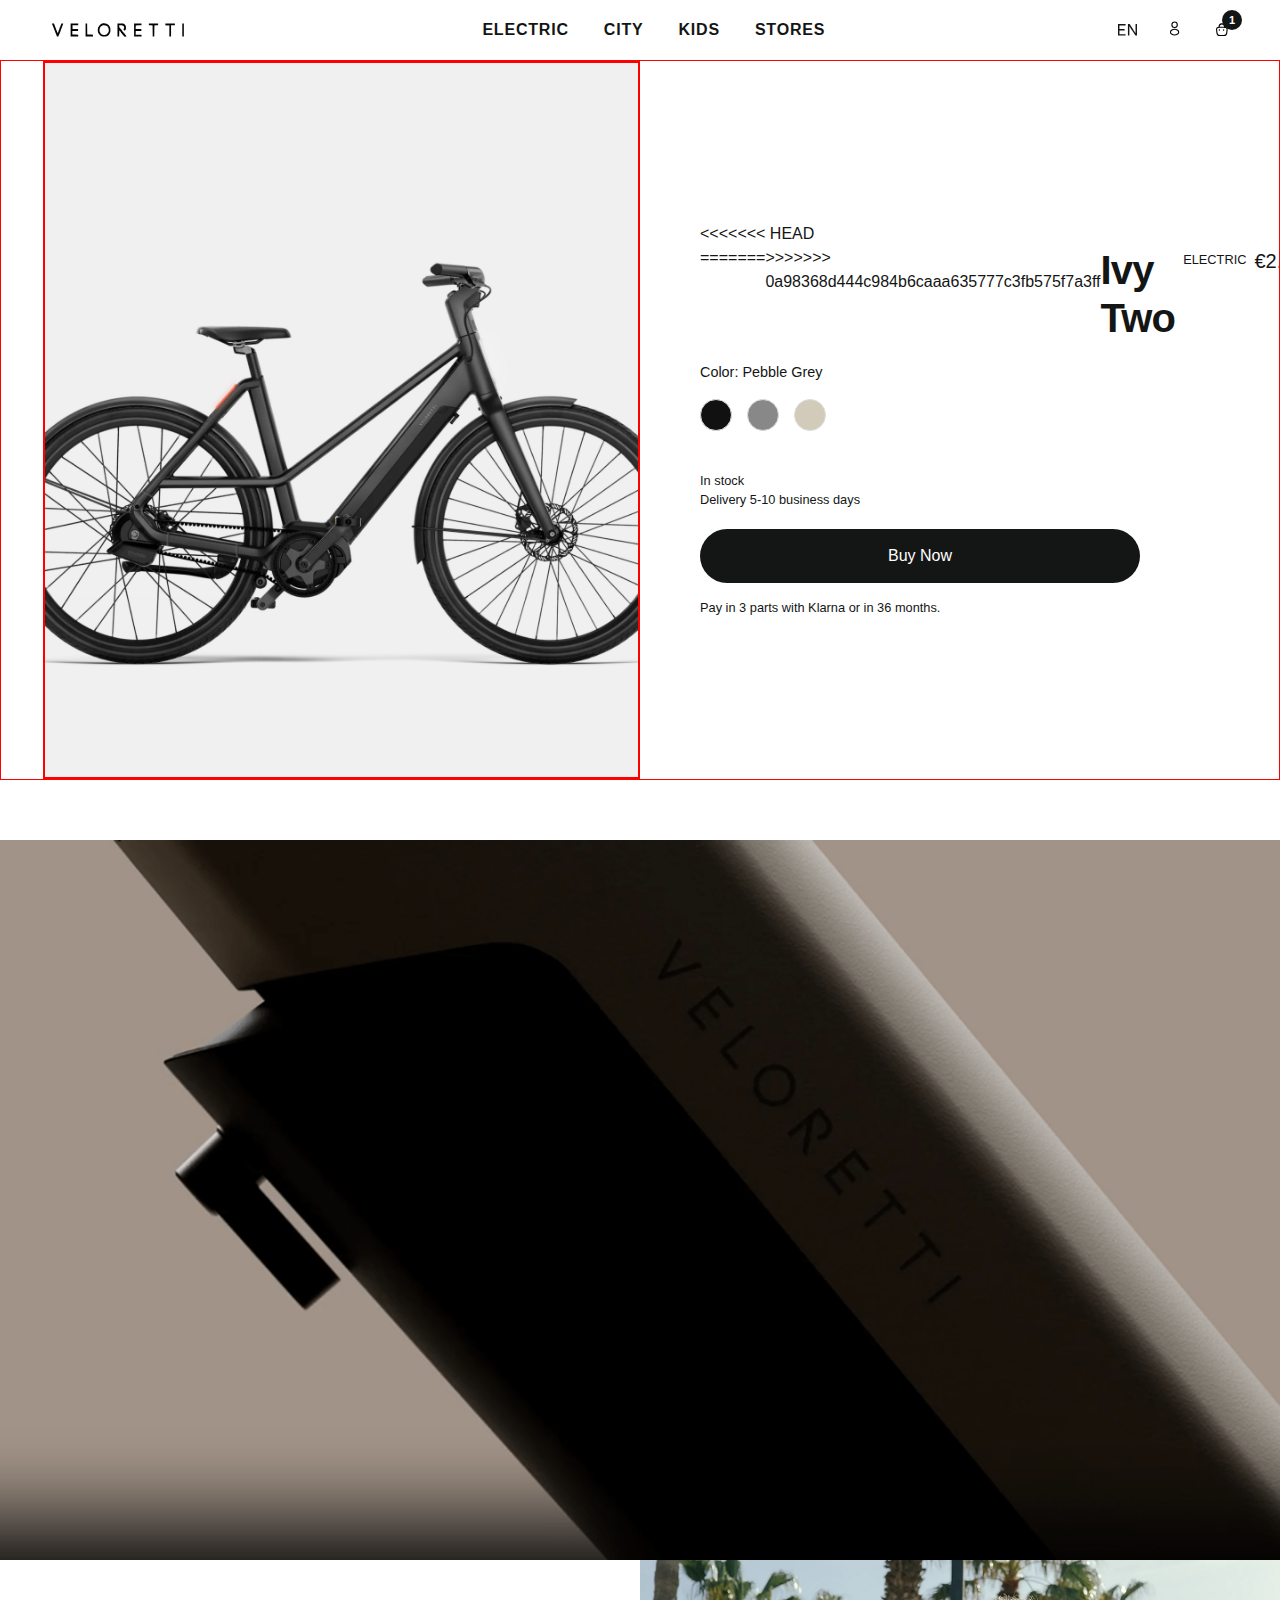
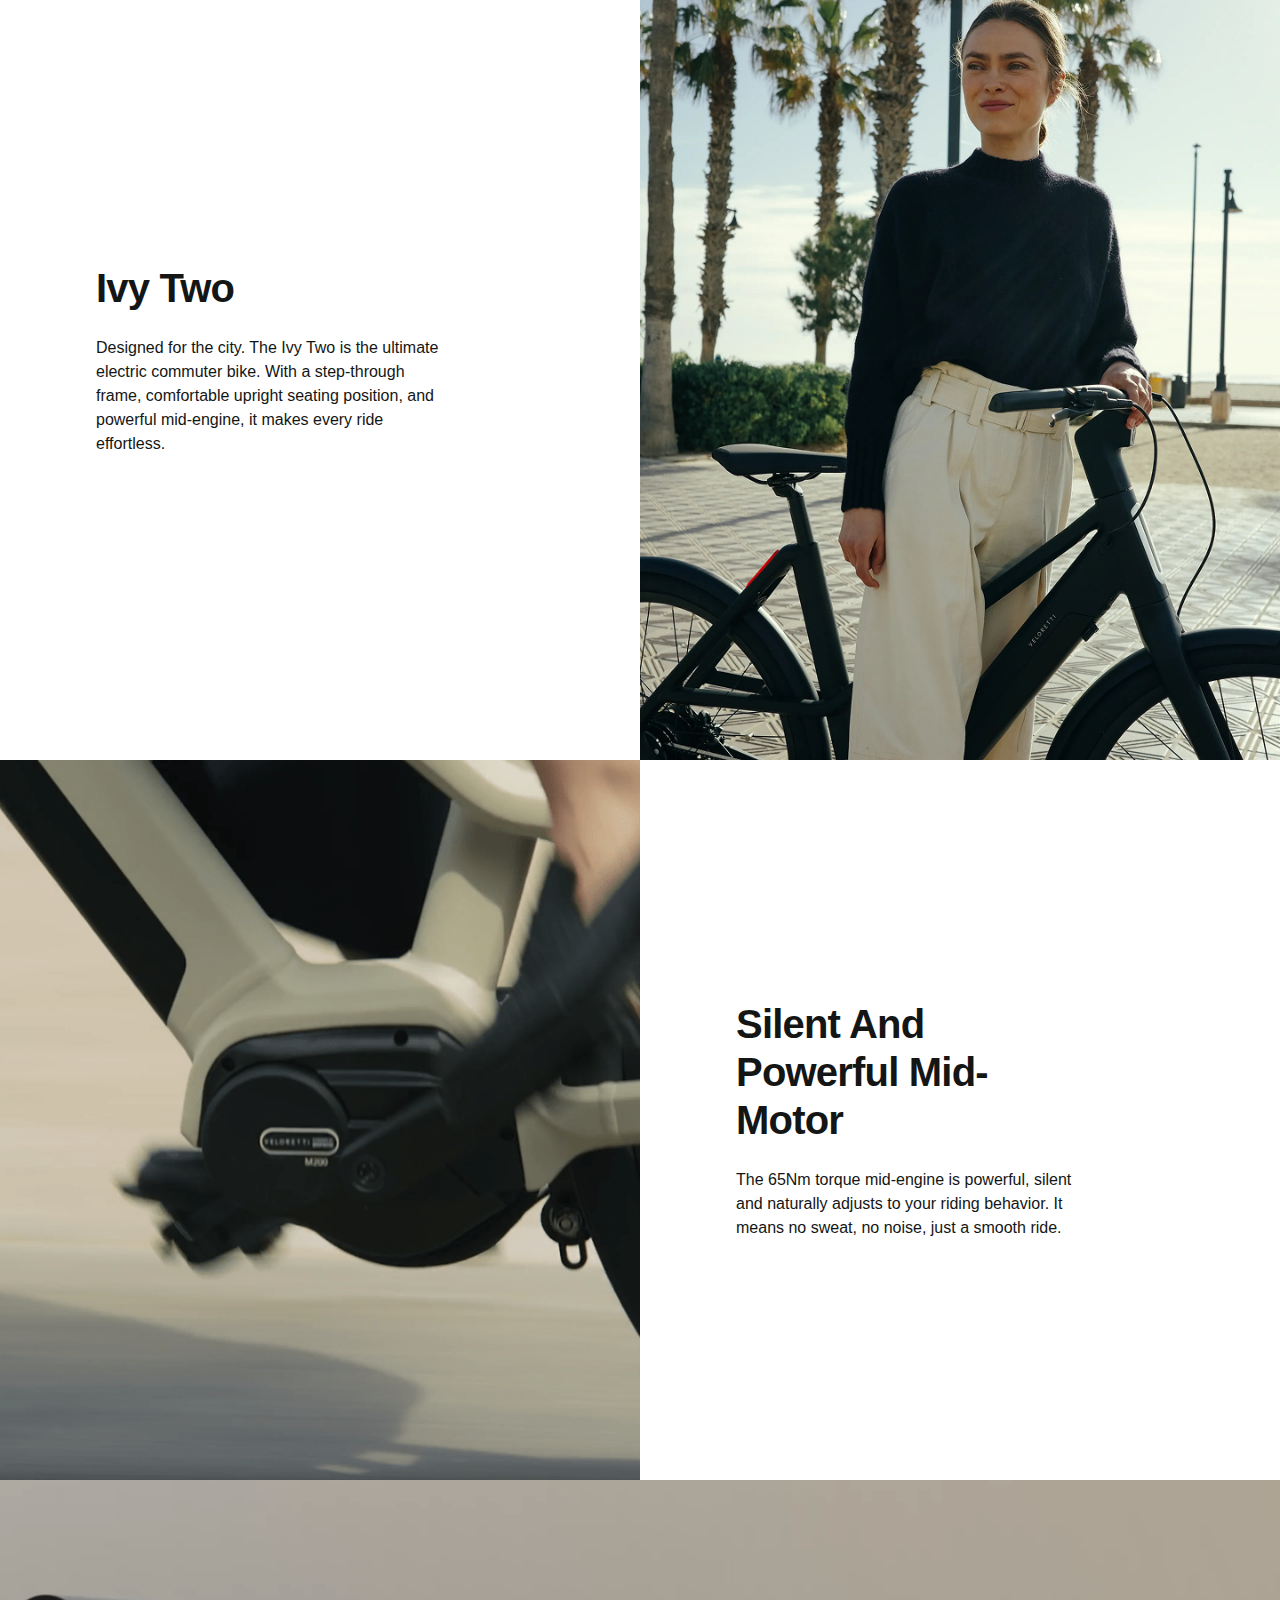
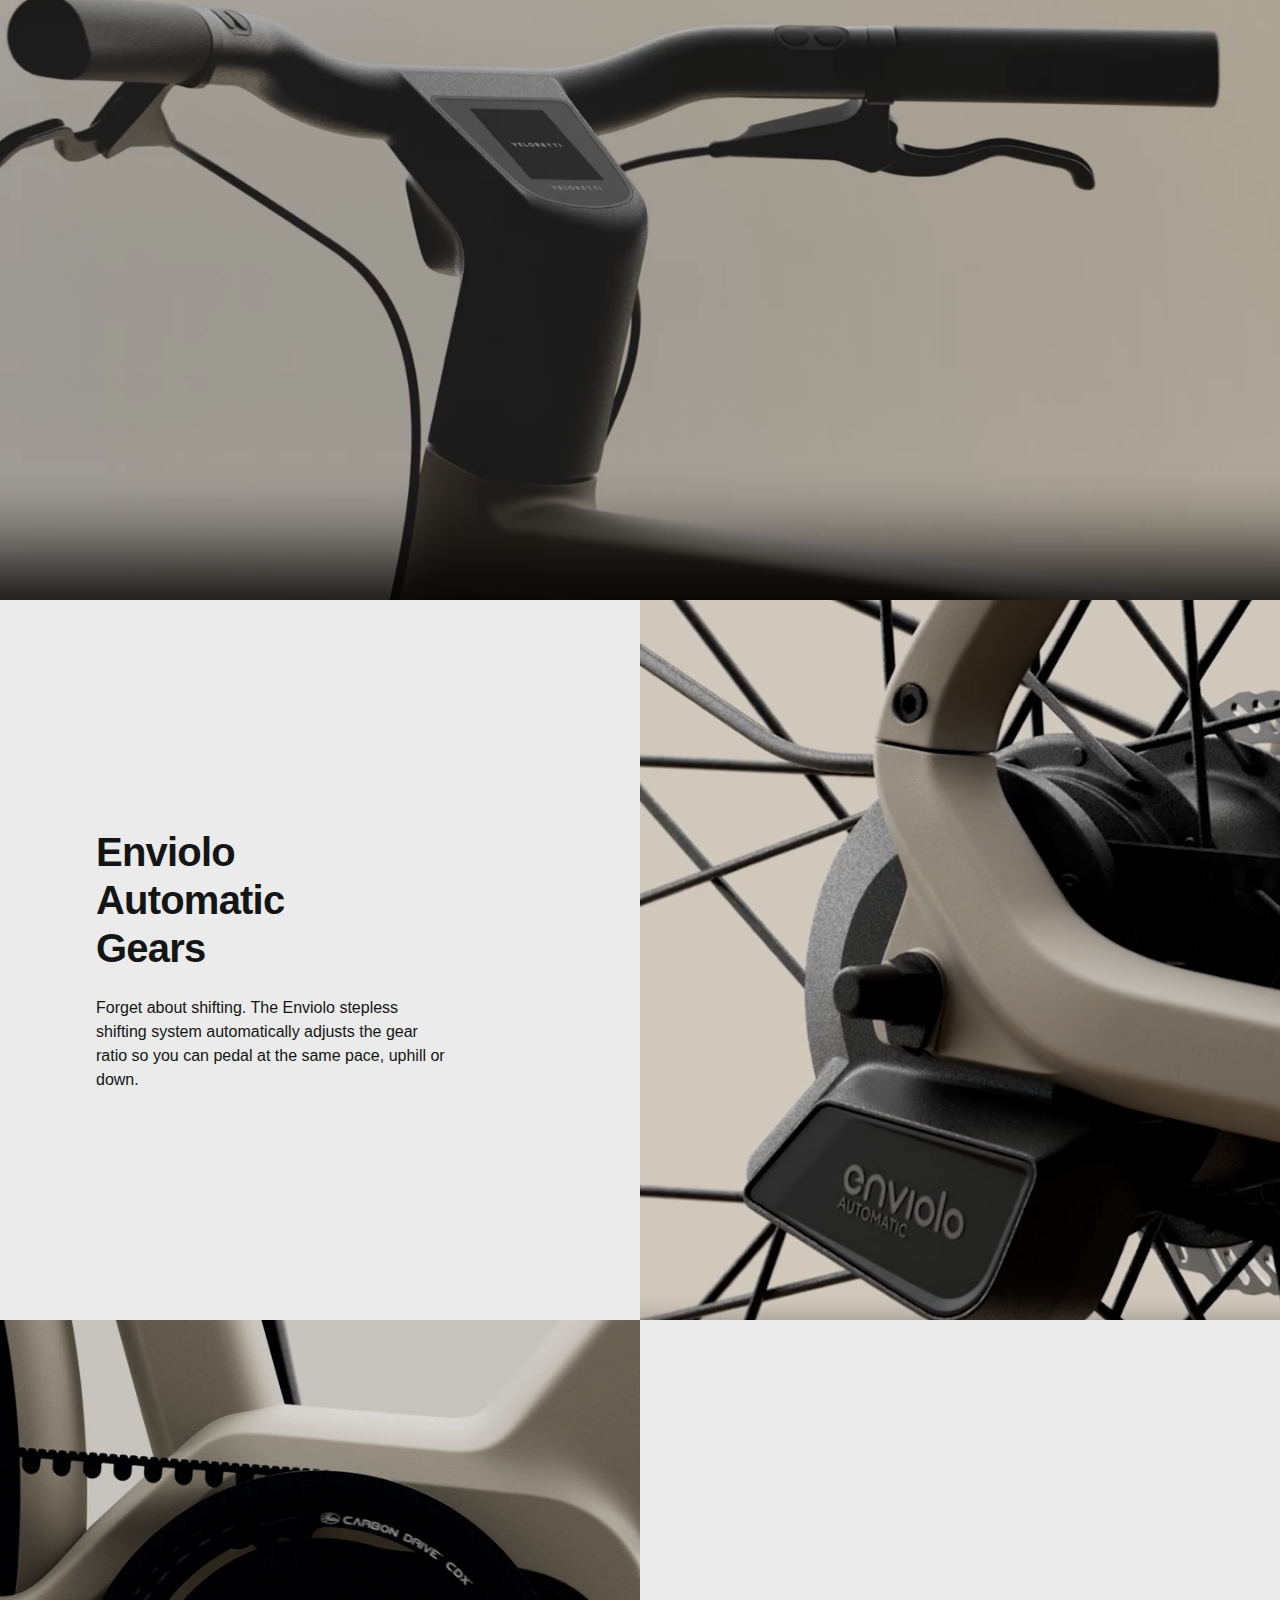
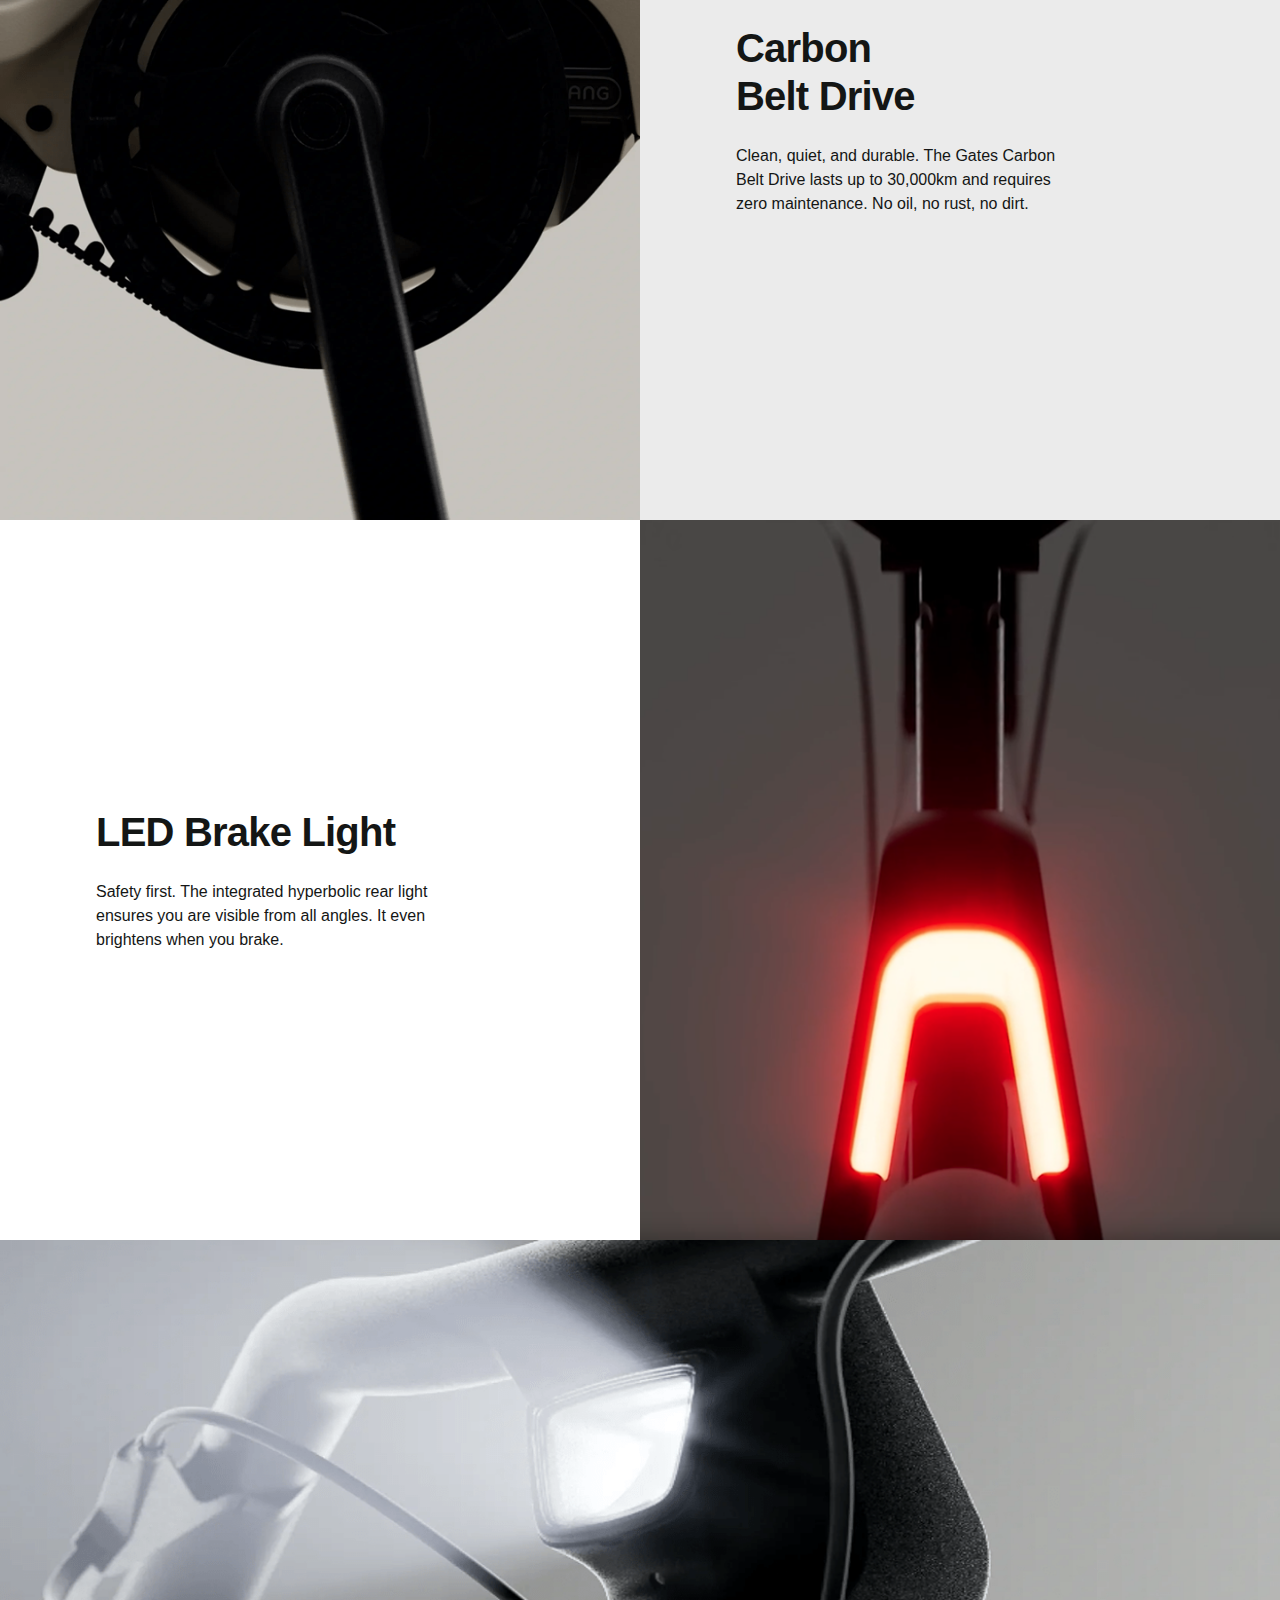
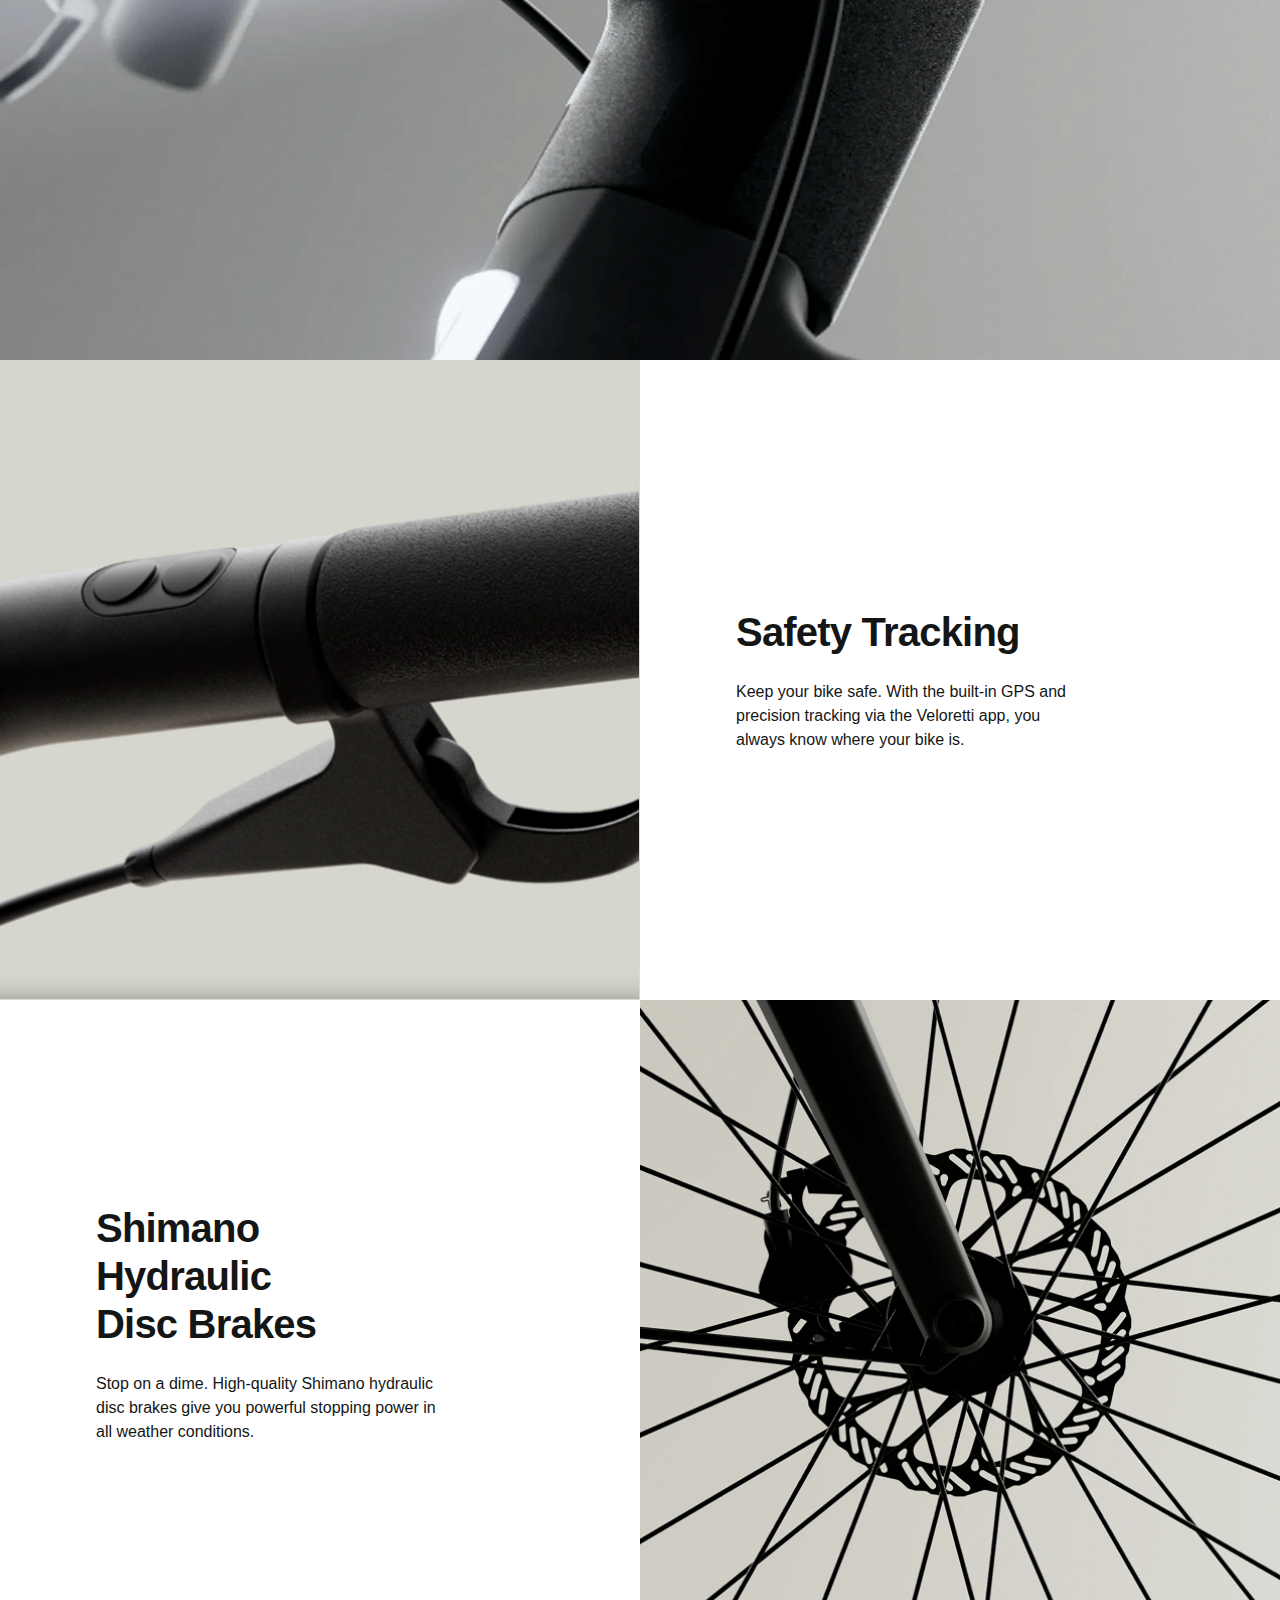
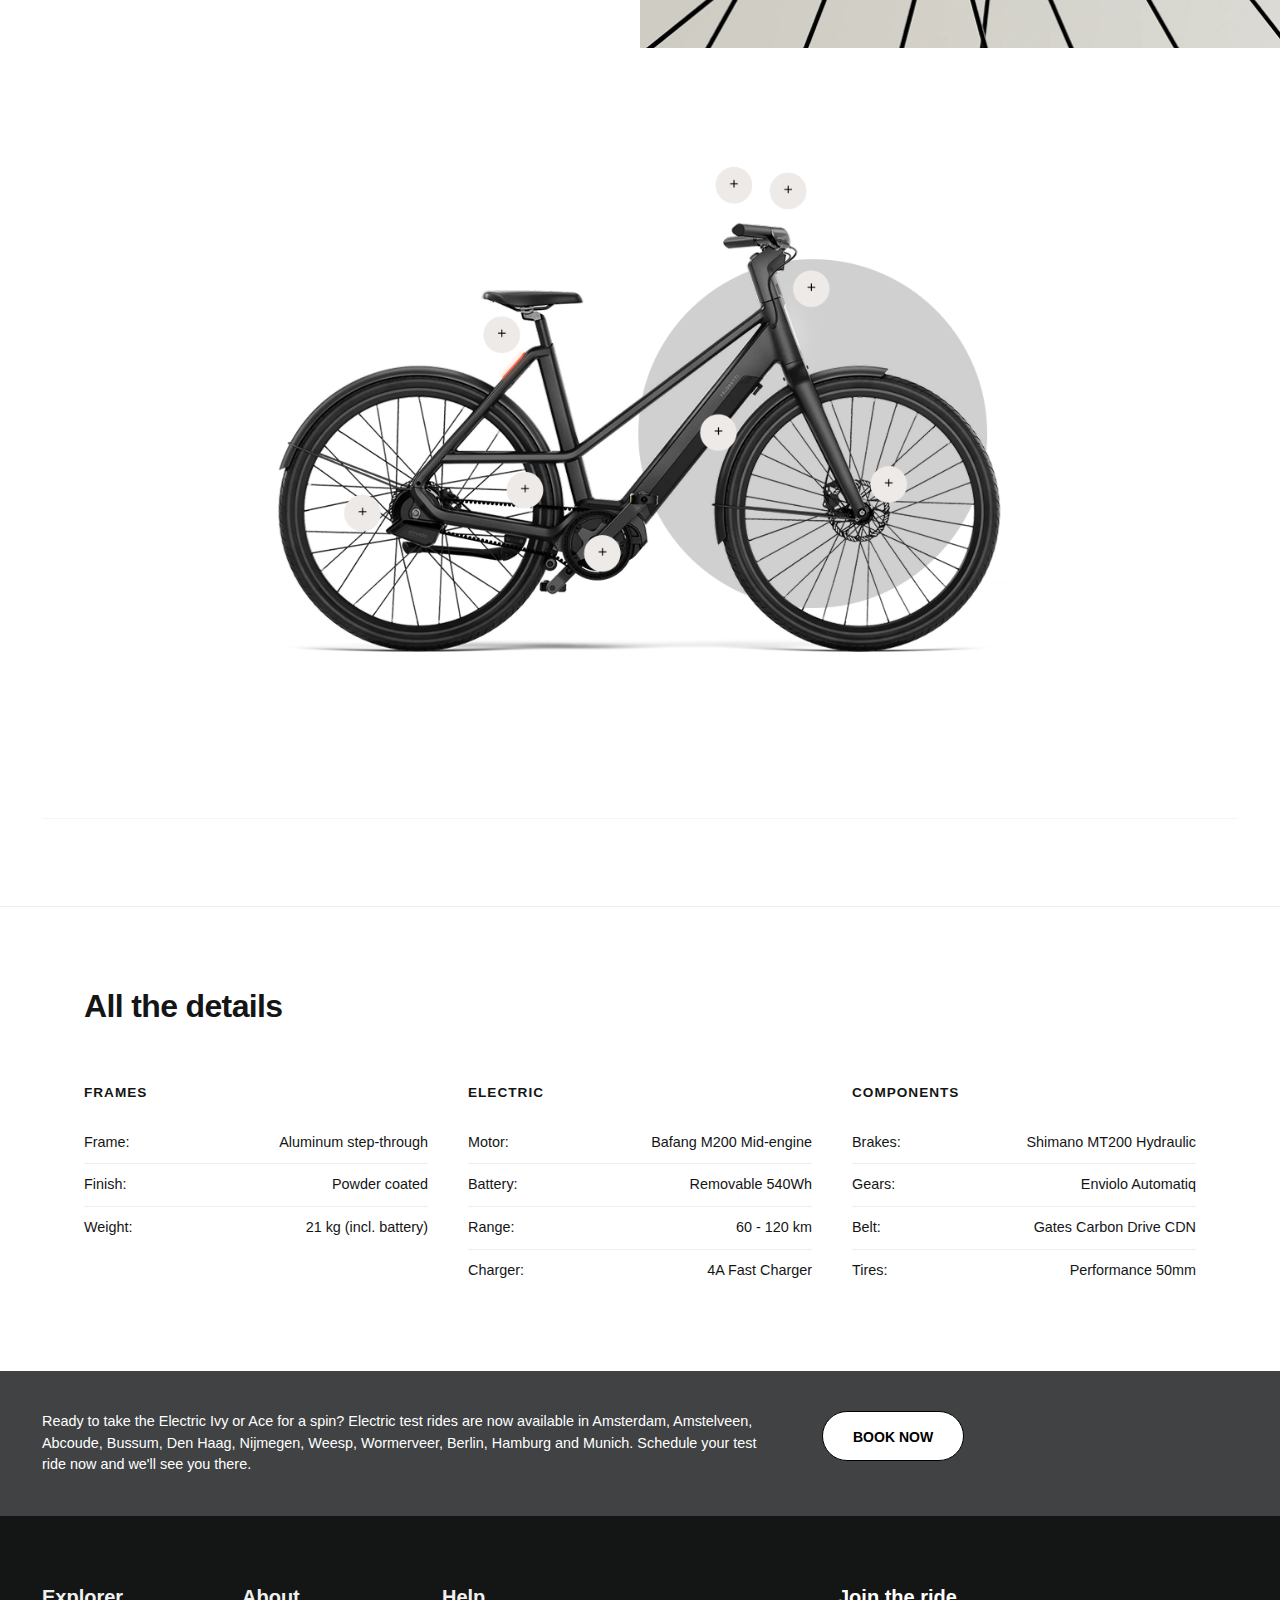
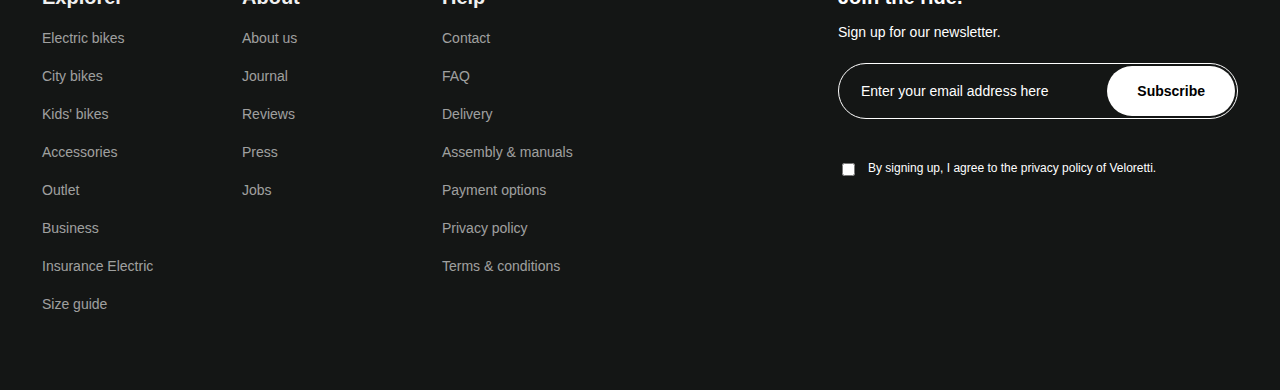
<file: Pages/Product-Example/Product-Example.html>
<!DOCTYPE html>
<html lang="en">
  <head>
    <meta charset="UTF-8" />
    <meta name="viewport" content="width=device-width, initial-scale=1.0" />
    <title>Products Page</title>
    <link rel="stylesheet" href="Product-Example.css" />
    <link rel="stylesheet" href="../../shared.css">
    <script defer src="../../components/custom-page-header.js"></script>
    <script defer src="../../components/custom-footer.js"></script>
  </head>
  <body>
    <custom-page-header></custom-page-header>
    <main>
      <section class="product-intro">
          <div class="container grid-50-50">
              <div class="product-visual">
                  <img src="./../../Images/Veloretti Electric Ivy Two Pro.png" alt="Veloretti Ivy Two Side Profile" class="main-bike-img">
              </div>
              <div class="product-details">
                  <header>
<<<<<<< HEAD
                       <div class="product-titles">
=======
                      <div class="product-titles">
>>>>>>> 0a98368d444c984b6caaa635777c3fb575f7a3ff
                          <h1 class="product-name">Ivy Two</h1>
                          <span class="product-tag">Electric</span>
                      </div>
                      <p class="price">€2.499</p>
                  </header>
                  
                  <div class="color-selection">
                      <span class="label">Color: Pebble Grey</span>
                      <div class="color-options">
                          <label class="color-radio">
                              <input type="radio" name="color" value="matte-black">
                              <span class="swatch black"></span>
                          </label>
                          <label class="color-radio">
                              <input type="radio" name="color" value="pebble-grey" checked>
                              <span class="swatch grey"></span>
                          </label>
                          <label class="color-radio">
                              <input type="radio" name="color" value="dune">
                              <span class="swatch beige"></span>
                          </label>
                      </div>
                  </div>

                  <div class="delivery-info">
                      <p>In stock</p>
                      <p class="small-text">Delivery 5-10 business days</p>
                  </div>

                  <div class="actions">
                      <button class="btn-primary">Buy Now</button>
                  </div>
                  <p class="payment-note">Pay in 3 parts with Klarna or in 36 months.</p>
              </div>
          </div>
      </section>

      <section class="full-width-media">
          <img src="../../Images/battery .png" alt="Close up of Veloretti frame branding" class="hero-img">
      </section>

      <section class="feature-block layout-text-left">
          <div class="container grid-50-50">
              <div class="text-content">
                  <h2>Ivy Two</h2>
                  <p>Designed for the city. The Ivy Two is the ultimate electric commuter bike. With a step-through frame, comfortable upright seating position, and powerful mid-engine, it makes every ride effortless.</p>
              </div>
              <div class="image-content">
                  <img src="../../Images/women with bike.png" alt="Woman standing with Ivy Two bike near the beach">
              </div>
          </div>
      </section>

      <section class="feature-block layout-image-left">
          <div class="container grid-50-50">
              <div class="image-content">
                  <img src="../../Images/bike-engine.png" alt="Close up of the silent mid-drive motor">
              </div>
              <div class="text-content">
                  <h2>Silent and<br>powerful mid-<br>motor</h2>
                  <p>The 65Nm torque mid-engine is powerful, silent and naturally adjusts to your riding behavior. It means no sweat, no noise, just a smooth ride.</p>
              </div>
          </div>
      </section>

      <section class="full-width-media">
          <img src="../../Images/gear.png" alt="View of the handlebars and integrated display">
      </section>

      <section class="feature-block layout-text-left bg-warm-grey">
          <div class="container grid-50-50">
              <div class="text-content">
                  <h2>Enviolo<br>automatic<br>gears</h2>
                  <p>Forget about shifting. The Enviolo stepless shifting system automatically adjusts the gear ratio so you can pedal at the same pace, uphill or down.</p>
              </div>
              <div class="image-content">
                  <img src="../../Images/enviolo AUTOMATIC.png" alt="Close up of the rear wheel hub">
              </div>
          </div>
      </section>

      <section class="feature-block layout-image-left bg-warm-grey">
          <div class="container grid-50-50">
              <div class="image-content">
                  <img src="../../Images/Bafang mid-drive motor.png" alt="Close up of the Gates Carbon Belt Drive">
              </div>
              <div class="text-content">
                  <h2>Carbon<br>belt drive</h2>
                  <p>Clean, quiet, and durable. The Gates Carbon Belt Drive lasts up to 30,000km and requires zero maintenance. No oil, no rust, no dirt.</p>
              </div>
          </div>
      </section>

      <section class="feature-block layout-text-left">
          <div class="container grid-50-50">
              <div class="text-content">
                  <h2>LED brake light</h2>
                  <p>Safety first. The integrated hyperbolic rear light ensures you are visible from all angles. It even brightens when you brake.</p>
              </div>
              <div class="image-content">
                  <img src="../../Images/rear led brake ligth.png" alt="The rear LED brake light glowing red in the dark">
              </div>
          </div>
      </section>

      <section class="full-width-media">
          <img src="../../Images/geat-ligth.png" alt="The integrated front headlight illuminating the path">
      </section>

      <section class="feature-block layout-image-left">
          <div class="container grid-50-50">
              <div class="image-content">
                  <img src="../../Images/black grip..png" alt="Detail of the handlebar grip">
              </div>
              <div class="text-content">
                  <h2>Safety tracking</h2>
                  <p>Keep your bike safe. With the built-in GPS and precision tracking via the Veloretti app, you always know where your bike is.</p>
              </div>
          </div>
      </section>

      <section class="feature-block layout-text-left">
          <div class="container grid-50-50">
              <div class="text-content">
                  <h2>Shimano<br>hydraulic<br>disc brakes</h2>
                  <p>Stop on a dime. High-quality Shimano hydraulic disc brakes give you powerful stopping power in all weather conditions.</p>
              </div>
              <div class="image-content">
                  <img src="../../Images/brake disc.png" alt="Close up of the wheel spokes and disc brake">
              </div>
          </div>
      </section>

      <section class="bike-showcase">
          <div class="container">
              <div class="interactive-image-wrapper">
                  <img src="../../Images/Bike-highlights_wrapper.png" alt="Full side profile of the bike" class="showcase-img">
                  
                  
              </div>
          </div>
      </section>

      <section class="specs-section">
          <div class="container">
              <h2>All the details</h2>
              <div class="specs-grid">
                  <div class="specs-column">
                      <h3>Frames</h3>
                      <ul class="specs-list">
                          <li><strong>Frame:</strong> Aluminum step-through</li>
                          <li><strong>Finish:</strong> Powder coated</li>
                          <li><strong>Weight:</strong> 21 kg (incl. battery)</li>
                      </ul>
                  </div>
                  <div class="specs-column">
                      <h3>Electric</h3>
                      <ul class="specs-list">
                          <li><strong>Motor:</strong> Bafang M200 Mid-engine</li>
                          <li><strong>Battery:</strong> Removable 540Wh</li>
                          <li><strong>Range:</strong> 60 - 120 km</li>
                          <li><strong>Charger:</strong> 4A Fast Charger</li>
                      </ul>
                  </div>
                  <div class="specs-column">
                      <h3>Components</h3>
                      <ul class="specs-list">
                          <li><strong>Brakes:</strong> Shimano MT200 Hydraulic</li>
                          <li><strong>Gears:</strong> Enviolo Automatiq</li>
                          <li><strong>Belt:</strong> Gates Carbon Drive CDN</li>
                          <li><strong>Tires:</strong> Performance 50mm</li>
                      </ul>
                  </div>
              </div>
          </div>
      </section>

  </main>
    <custom-footer></custom-footer>
   
  </body>
</html>
</file>
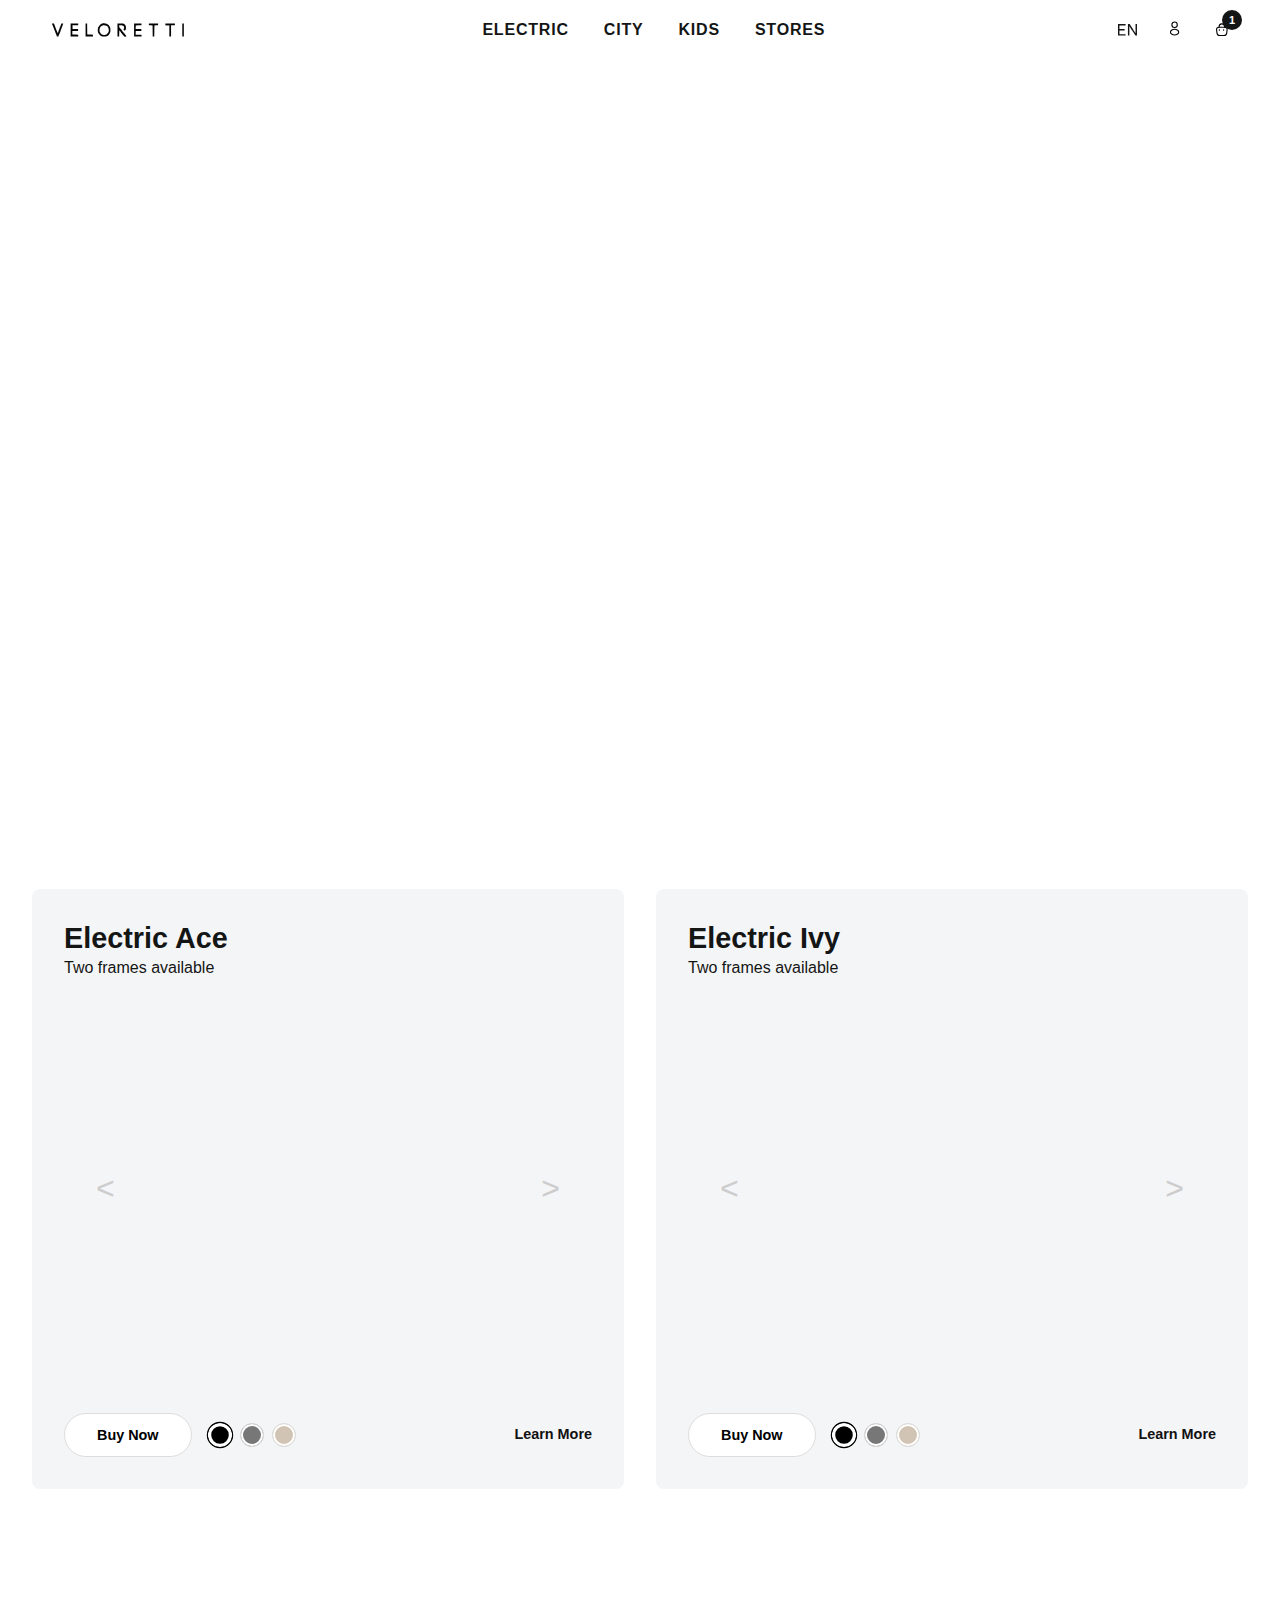
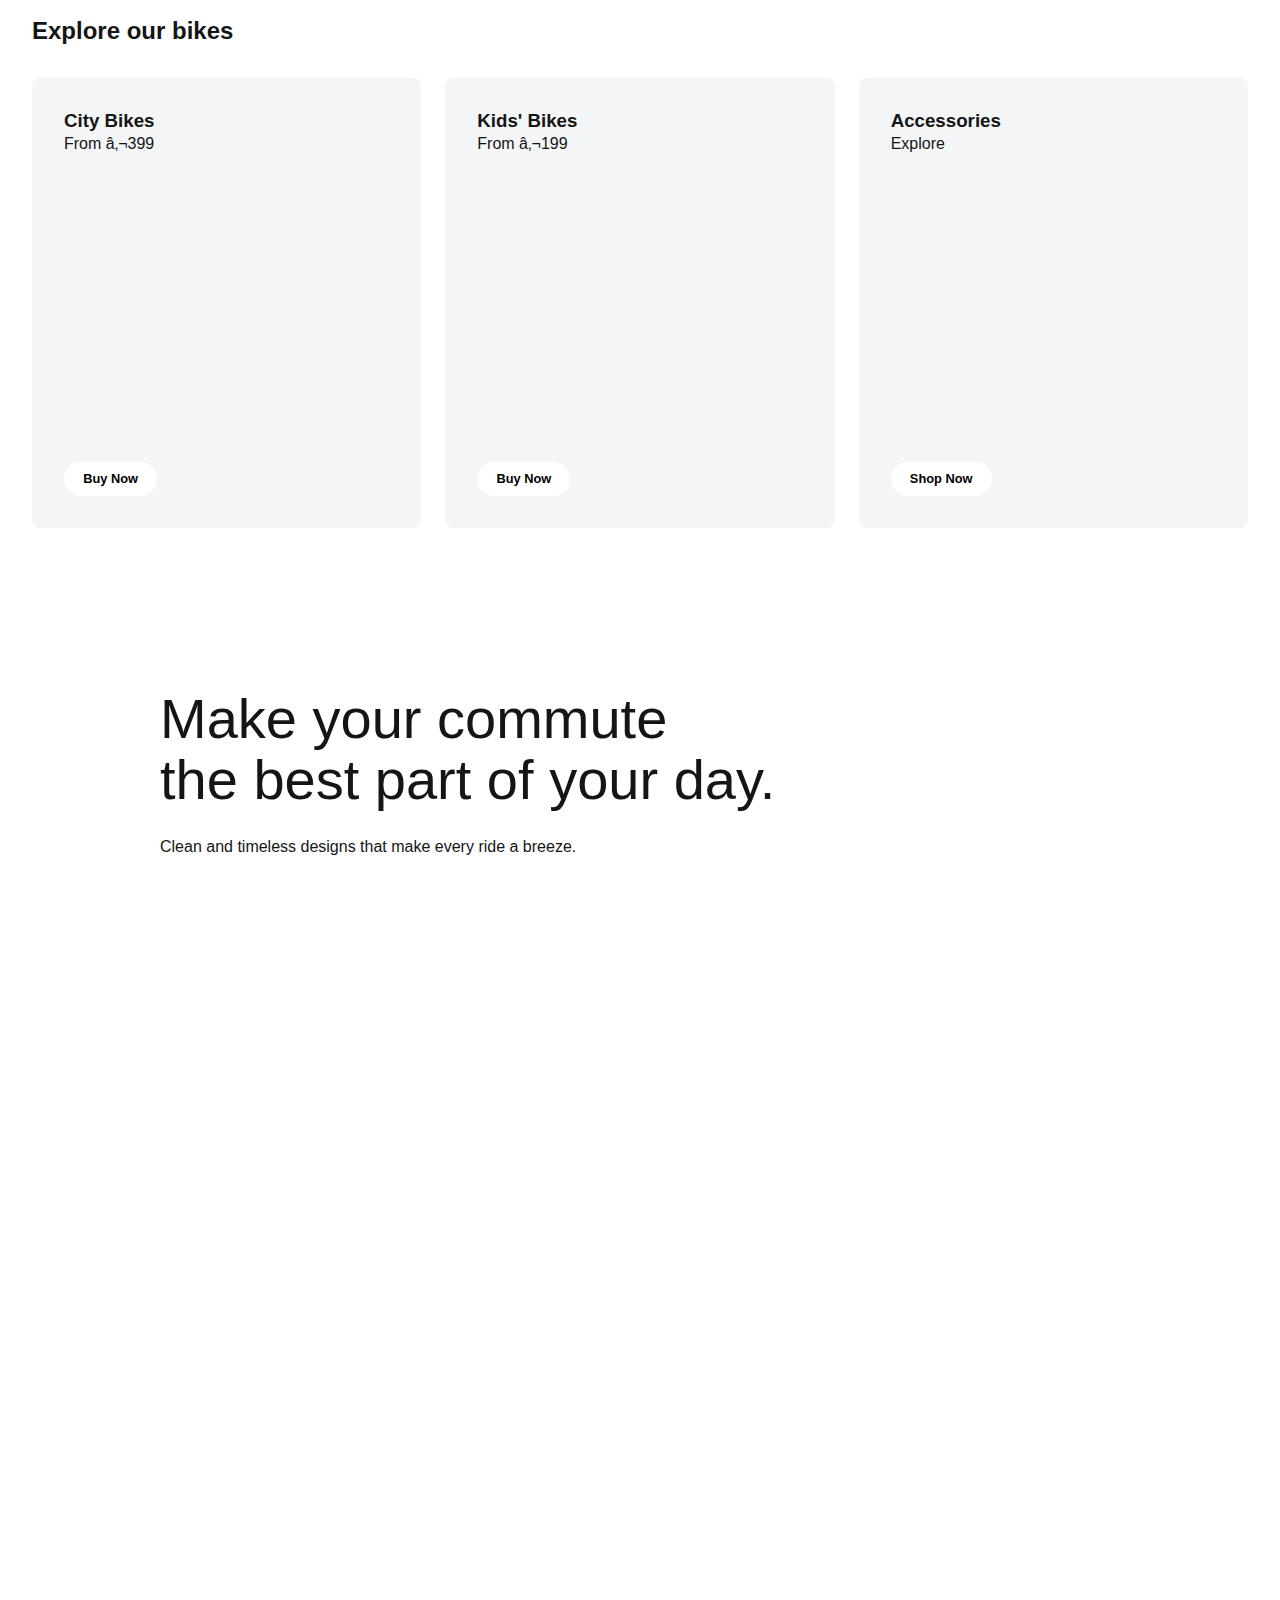
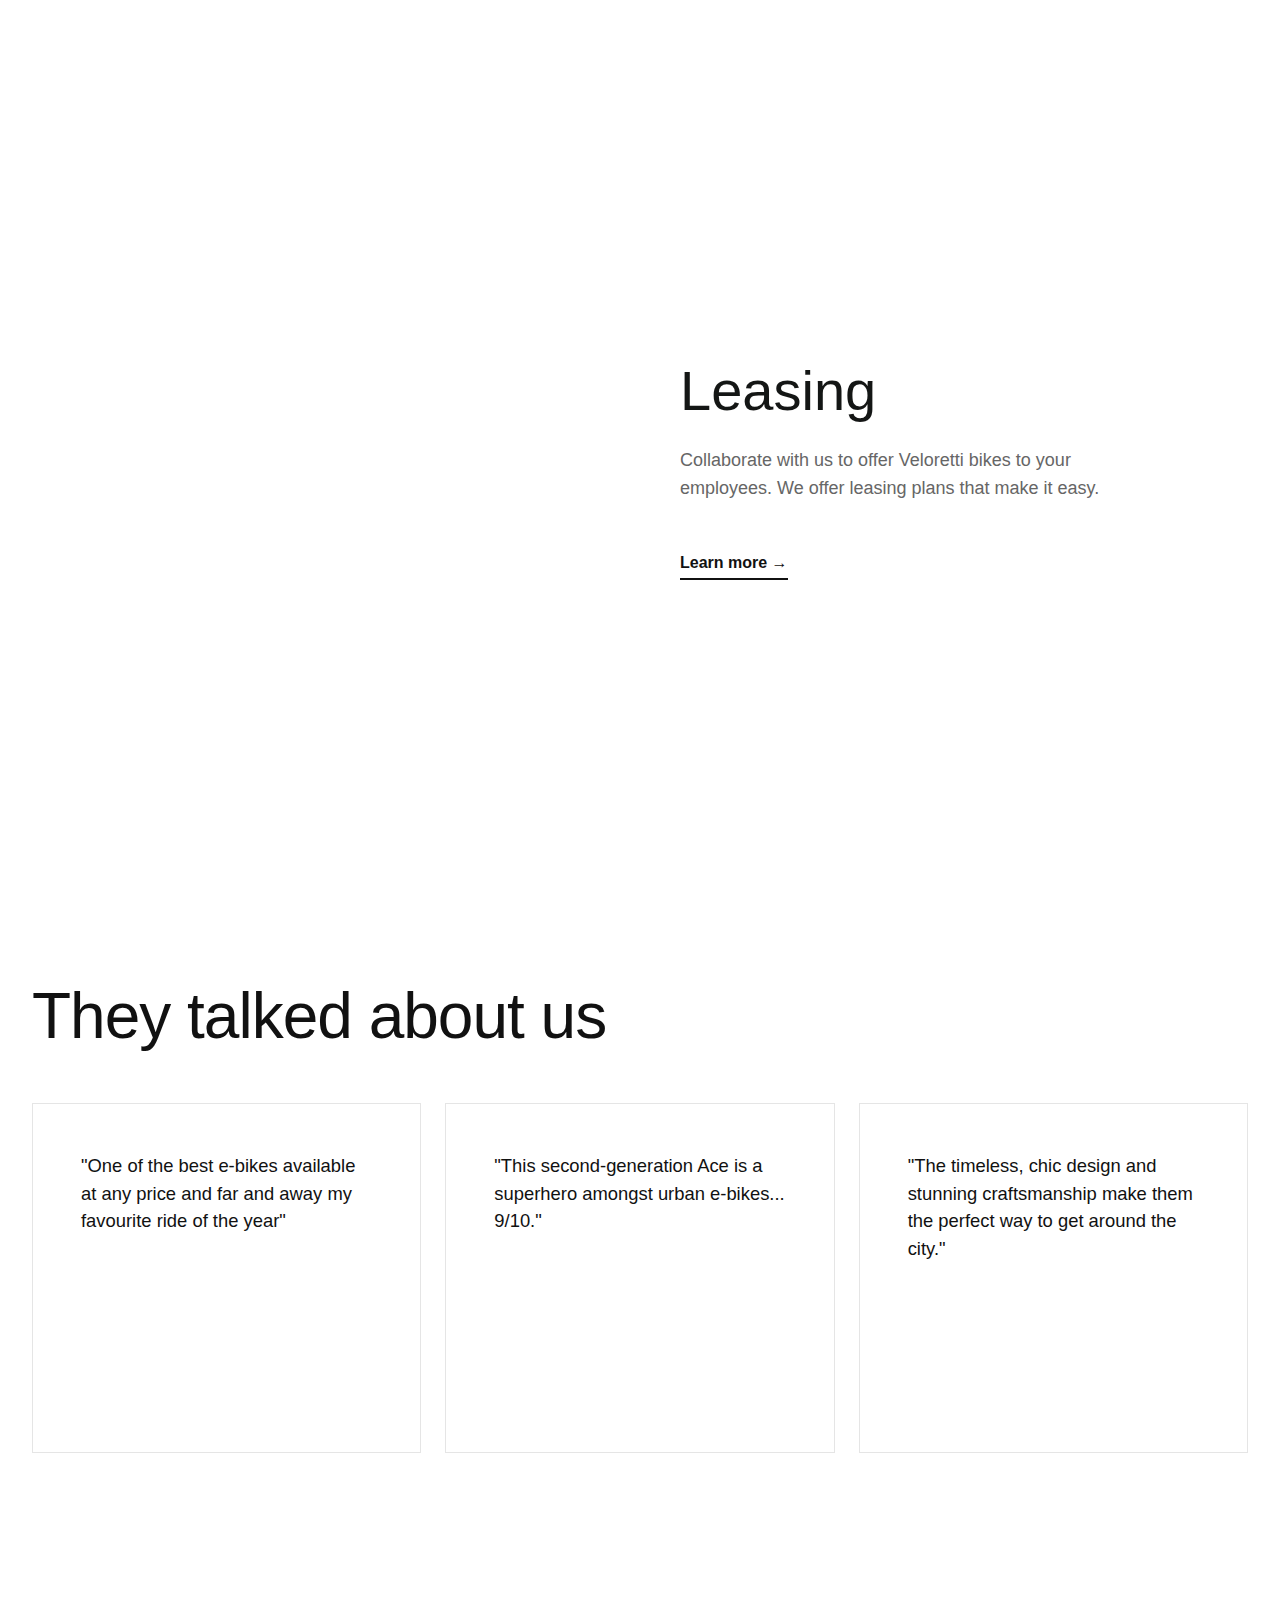
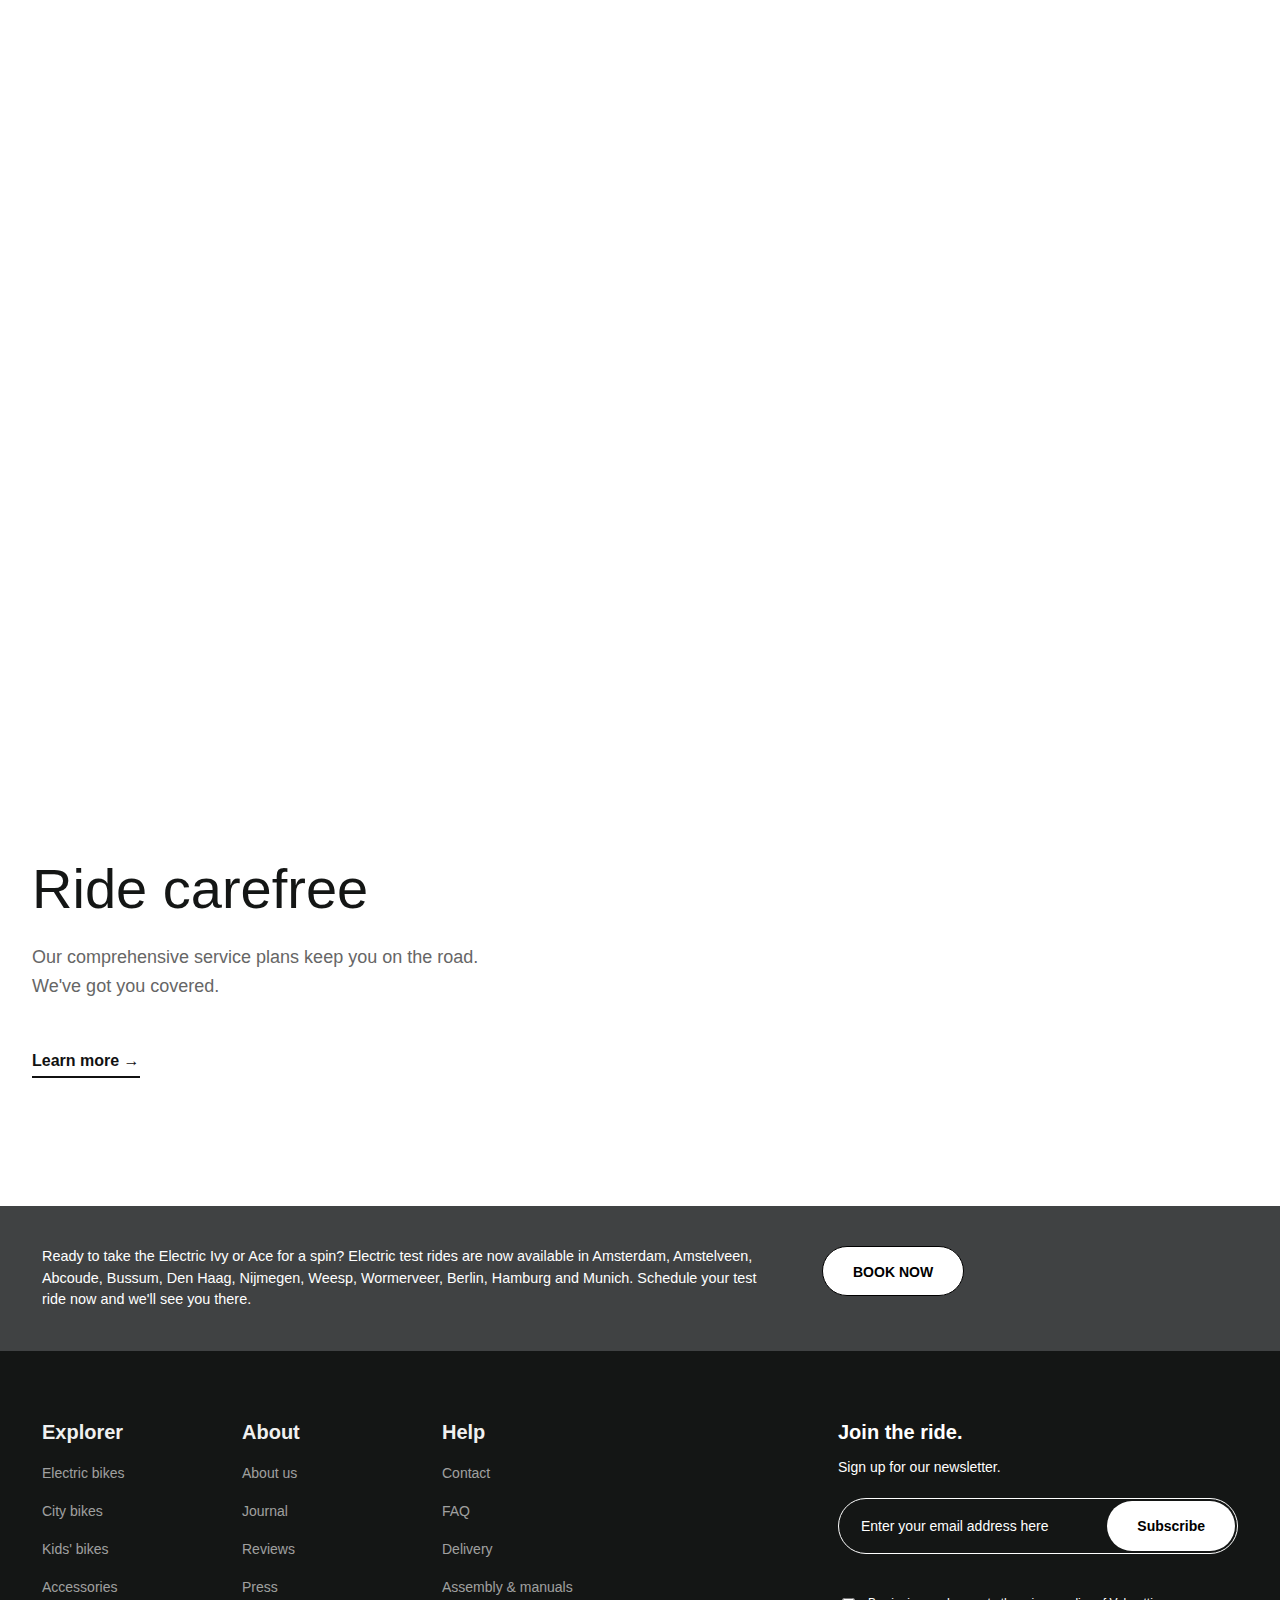
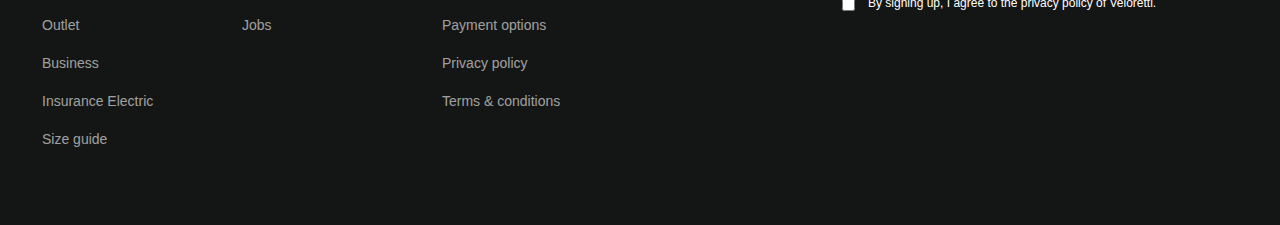
<file: Pages/Products/Products.html>
﻿<!DOCTYPE html>
<html lang="en">
<head>
    <meta charset="UTF-8">
    <link rel="icon" type="image/svg+xml" href="../../Images/favicon.svg">
    <meta name="viewport" content="width=device-width, initial-scale=1.0">
    <title>Veloretti Electric Bikes | Explore Our Collection</title>
    
    <!-- SEO & Crawler Directives -->
    <meta name="description" content="Explore Veloretti's collection of electric bikes, city bikes, and kids bikes. Award-winning design, quality craftsmanship. From â‚¬399. Shop now.">
    <meta name="keywords" content="electric bikes, city bikes, kids bikes, Veloretti, bicycle shop, electric bicycle, bike store">
    <meta name="robots" content="index, follow">
    <meta name="googlebot" content="index, follow, max-snippet:-1, max-image-preview:large, max-video-preview:-1">
    <meta name="bingbot" content="index, follow">
    <meta name="revisit-after" content="7 days">
    <link rel="canonical" href="https://veloretti-project.netlify.app/Pages/Products/Products.html">
    
    
    <meta property="og:type" content="website">
    <meta property="og:url" content="https://veloretti-project.netlify.app/Pages/Products/Products.html">
    <meta property="og:title" content="Veloretti Electric Bikes | Explore Our Collection">
    <meta property="og:description" content="Explore Veloretti's collection of electric bikes, city bikes, and kids bikes. Award-winning design, quality craftsmanship. From â‚¬399. Shop now.">
    <meta property="og:image" content="https://veloretti-project.netlify.app/Images/favicon.svg">
    <meta property="og:image:width" content="1200">
    <meta property="og:image:height" content="630">
    <meta property="og:site_name" content="Veloretti">
    
    
    <meta name="twitter:card" content="summary_large_image">
    <meta name="twitter:url" content="https://veloretti-project.netlify.app/Pages/Products/Products.html">
    <meta name="twitter:title" content="Veloretti Electric Bikes | Explore Our Collection">
    <meta name="twitter:description" content="Explore Veloretti's collection of electric bikes, city bikes, and kids bikes. Award-winning design, quality craftsmanship. From â‚¬399. Shop now.">
    <meta name="twitter:image" content="https://veloretti-project.netlify.app/Images/Veloretti Electric Ace Two Pro .png">
    <meta name="twitter:image:alt" content="Veloretti Electric Bikes Collection">
    
    
    <meta name="author" content="Veloretti">
    <meta name="theme-color" content="#000000">
    <meta name="format-detection" content="telephone=no">


    
    <link rel="stylesheet" href="Products.css">
    <link rel="stylesheet" href="../../shared.css">
    <script src="../../shared.js" defer></script>
    <script defer src="../../components/custom-page-header.js"></script>
    <script defer src="../../components/custom-footer.js"></script>
    <script defer src="Products.js"></script>
</head>
<body>

    <custom-page-header></custom-page-header>

    <main>
        <section class="hero-top" aria-label="Veloretti Campaign">
            <div class="hero-bg" role="img" aria-label="Two Veloretti bikes in a studio setting">
                <div class="hero-content">
                    <span class="hero-subtitle">Veloretti Electric</span>
                    <h1 class="hero-title">Introducing The All-New Ivy And Ace</h1>
                </div>
            </div>
        </section>

        <section class="electric-bikes" aria-label="Electric Bikes Collection">
            <div class="product-grid-2col">
                
                <article class="product-card-large">
                    <header class="card-header">
                        <h3>Electric Ace</h3>
                        <p class="sub-text">Two frames available</p>
                    </header>
                    
                    <figure class="card-image-wrapper">
                        <button class="arrow-nav prev" aria-label="Previous image">&lt;</button>
                        <img src="../../Images/Veloretti Electric Ace Two Pro .png" alt="Electric Ace Bike Side View" class="product-img animated-img" loading="eager">
                        <button class="arrow-nav next" aria-label="Next image">&gt;</button>
                    </figure>

                    <footer class="card-footer">
                        <div class="footer-actions">
                            <button class="btn-pill">Buy Now</button>
                            
                            <div class="color-selector">
                                <label class="color-option">
                                    <input type="radio" name="color-ace" checked>
                                    <span class="swatch black"></span>
                                </label>
                                <label class="color-option">
                                    <input type="radio" name="color-ace">
                                    <span class="swatch grey"></span>
                                </label>
                                <label class="color-option">
                                    <input type="radio" name="color-ace">
                                    <span class="swatch beige"></span>
                                </label>
                            </div>
                        </div>
                        
                        <a href="#" class="learn-more-link">Learn More</a>
                    </footer>
                </article>
                <article class="product-card-large">
                    <header class="card-header">
                        <h3>Electric Ivy</h3>
                        <p class="sub-text">Two frames available</p>
                    </header>
                    
                    <figure class="card-image-wrapper">
                        <button class="arrow-nav prev" aria-label="Previous image">&lt;</button>
                        <img src="../../Images/Veloretti Electric Ace Two Pro .png" alt="Electric Ivy Bike Side View" class="product-img animated-img" loading="lazy">
                        <button class="arrow-nav next" aria-label="Next image">&gt;</button>
                    </figure>
                
                    <footer class="card-footer">
                        <div class="footer-actions">
                            <button class="btn-pill">Buy Now</button>
                            
                            <div class="color-selector">
                                <label class="color-option">
                                    <input type="radio" name="color-ivy" value="black" checked>
                                    <span class="swatch black" title="Black"></span>
                                </label>
                                <label class="color-option">
                                    <input type="radio" name="color-ivy" value="grey">
                                    <span class="swatch grey" title="Grey"></span>
                                </label>
                                <label class="color-option">
                                    <input type="radio" name="color-ivy" value="beige">
                                    <span class="swatch beige" title="Beige"></span>
                                </label>
                            </div>
                        </div>
                        
                        <a href="#" class="learn-more-link">Learn More</a>
                    </footer>
                </article>
               
            </div>
        </section>

        <section class="explore-section" aria-label="Product Categories">
            <header class="section-header-row">
                <h2>Explore our bikes</h2>
               
            </header>

            <div class="category-grid">
                <article class="cat-card">
                    <div class="cat-info">
                        <h3>City Bikes</h3>
                        <span>From â‚¬399</span>
                    </div>
                    <img src="../../Images/two individuals with Veloretti bicycles.png" alt="Two people with Veloretti city bicycles" class="cat-img animated-img" loading="lazy">
                    <button class="btn-pill-small">Buy Now</button>
                </article>

                <article class="cat-card">
                    <div class="cat-info">
                        <h3>Kids' Bikes</h3>
                        <span>From â‚¬199</span>
                    </div>
                    <img src="../../Images/kids-bikes.png" alt="Veloretti kids bicycles collection" class="cat-img animated-img" loading="lazy">
                    <button class="btn-pill-small">Buy Now</button>
                </article>

                <article class="cat-card">
                    <div class="cat-info">
                        <h3>Accessories</h3>
                        <span>Explore</span>
                    </div>
                    <img src="../../Images/Accessories.webp" alt="Veloretti bicycle accessories including locks, baskets, and bike gear" class="cat-img animated-img" loading="lazy">
                    <button class="btn-pill-small">Shop Now</button>
                </article>
            </div>
        </section>

        <section class="commute-text">
            <h1>Make your commute<br>the best part of your day.</h1>
            <p>Clean and timeless designs that make every ride a breeze.</p>
        </section>

        <section class="map-section" aria-label="Store Locations Map">
            <img src="../../Images/dotted map .png" alt="Map showing Veloretti locations" class="full-width-img animated-img" loading="lazy">
        </section>

        <section class="split-section">
            <figure class="split-image-container">
                <img src="../../Images/VanMoof S5 electric bicycle.png" alt="Veloretti electric bicycle detail showcasing bike leasing program" class="split-img animated-img" loading="lazy">
            </figure>
            <article class="split-content">
                <h2>Leasing</h2>
                <p>Collaborate with us to offer Veloretti bikes to your employees. We offer leasing plans that make it easy.</p>
                <a href="#" class="link-arrow">Learn more &rarr;</a>
            </article>
        </section>

        <section class="testimonials" aria-label="Press Reviews">
            <h2>They talked about us</h2>
            <div class="testimonials-row">
                <figure class="quote-card">
                    <blockquote cite="https://www.theverge.com">
                        <p>"One of the best e-bikes available at any price and far and away my favourite ride of the year"</p>
                    </blockquote>
                    <figcaption class="brand-logo"><img src="../../Images/The Verge.png" alt="The Verge logo" loading="lazy" class="animated-img"></figcaption>
                </figure>
                
                <figure class="quote-card">
                    <blockquote cite="https://www.bright.nl">
                        <p>"This second-generation Ace is a superhero amongst urban e-bikes... 9/10."</p>
                    </blockquote>
                    <figcaption class="brand-logo"><img src="../../Images/Brign-NL.png" alt="Bright logo" loading="lazy" class="animated-img"></figcaption>
                </figure>
                
                <figure class="quote-card">
                    <blockquote cite="https://www.vogue.com">
                        <p>"The timeless, chic design and stunning craftsmanship make them the perfect way to get around the city."</p>
                    </blockquote>
                    <figcaption class="brand-logo"><img src="../../Images/Vogue.png" alt="Vogue logo" loading="lazy" class="animated-img"></figcaption>
                </figure>
            </div>
        </section>

        <section class="full-banner">
            <img src="../../Images/Red Dot Design Award in 2023.png" alt="Red Dot Design Award" class="full-width-img banner-height animated-img" loading="lazy">
        </section>

        <section class="split-section reverse-mobile">
            <article class="split-content">
                <h2>Ride carefree</h2>
                <p>Our comprehensive service plans keep you on the road. We've got you covered.</p>
                <a href="#" class="link-arrow">Learn more &rarr;</a>
            </article>
            <figure class="split-image-container">
                <img src="../../Images/Text-media-static_background (1).png" alt="Veloretti service technician working on a bicycle" class="split-img animated-img" loading="lazy">
            </figure>
        </section>
    </main>

    <custom-footer></custom-footer>

</body>
</html>
</file>
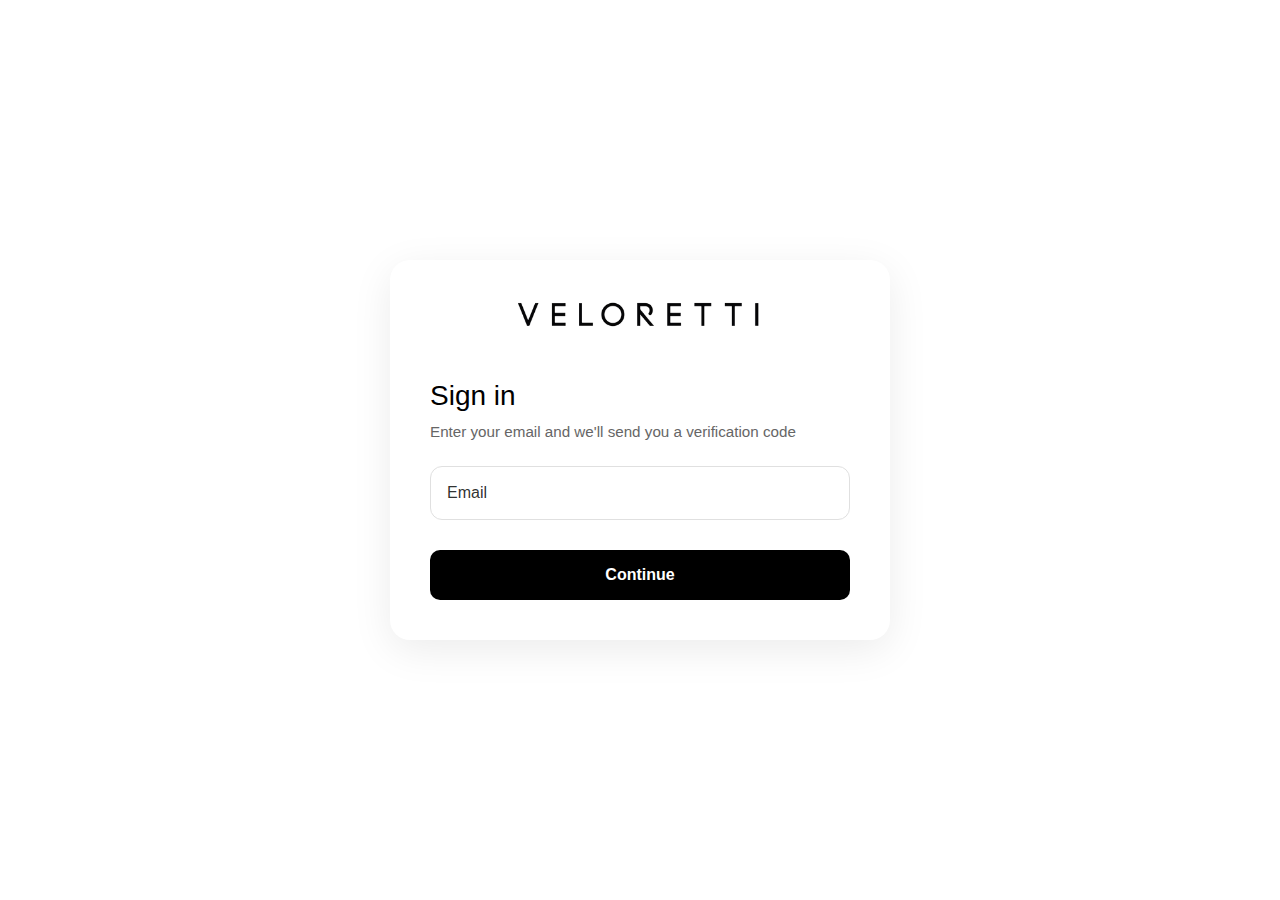
<file: Pages/Profile/Profile.html>
<!DOCTYPE html>
<html lang="en">
<head>
    <meta charset="UTF-8">
    <link rel="icon" type="image/svg+xml" href="../../Images/favicon.svg">
    <meta name="viewport" content="width=device-width, initial-scale=1.0">
    <title>Sign in | Veloretti</title>
    <link rel="stylesheet" href="./Profile.css">
    <link rel="stylesheet" href="../../shared.css">
    <script src="../../shared.js" defer></script>
    
    <!-- SEO & Crawler Directives -->
    <meta name="description" content="Sign in to your Veloretti account. Enter your email to receive a verification code and access your bike orders and account settings.">
    <meta name="keywords" content="sign in, login, Veloretti account, user account, bike orders">
    <meta name="robots" content="noindex, nofollow">
    <meta name="googlebot" content="noindex, nofollow">
    <meta name="bingbot" content="noindex, nofollow">
    <link rel="canonical" href="https://www.veloretti.com/Pages/Profile/Profile.html">
    
    <!-- Open Graph / Facebook -->
    <meta property="og:type" content="website">
    <meta property="og:url" content="https://www.veloretti.com/Pages/Profile/Profile.html">
    <meta property="og:title" content="Sign in | Veloretti">
    <meta property="og:description" content="Sign in to your Veloretti account. Enter your email to receive a verification code.">
    <meta property="og:image" content="https://www.veloretti.com/Images/Veloretti_logo_black-01_200x60@2x.avif">
    <meta property="og:site_name" content="Veloretti">
    
    <!-- Twitter -->
    <meta name="twitter:card" content="summary">
    <meta name="twitter:url" content="https://www.veloretti.com/Pages/Profile/Profile.html">
    <meta name="twitter:title" content="Sign in | Veloretti">
    <meta name="twitter:description" content="Sign in to your Veloretti account. Enter your email to receive a verification code.">
    
    <!-- Additional Meta Tags -->
    <meta name="author" content="Veloretti">
    <meta name="theme-color" content="#000000">
    <meta name="format-detection" content="telephone=no">
    
    <!-- SEO & Crawler Directives -->
    <meta name="description" content="Sign in to your Veloretti account. Enter your email to receive a verification code and access your account.">
    <meta name="robots" content="noindex, nofollow">
    <meta name="googlebot" content="noindex, nofollow">
    <meta name="bingbot" content="noindex, nofollow">
    
    <!-- Open Graph / Facebook -->
    <meta property="og:type" content="website">
    <meta property="og:url" content="https://www.veloretti.com/Pages/Profile/Profile.html">
    <meta property="og:title" content="Sign in | Veloretti">
    <meta property="og:description" content="Sign in to your Veloretti account. Enter your email to receive a verification code.">
    
    <!-- Twitter -->
    <meta name="twitter:card" content="summary">
    <meta name="twitter:title" content="Sign in | Veloretti">
    <meta name="twitter:description" content="Sign in to your Veloretti account. Enter your email to receive a verification code.">
    
</head>
<body>

    <main>
        <section class="login-card">
            
            <div class="logo-container">
              <img src="../../Images/Veloretti_logo_black-01_200x60@2x.avif" alt="Veloretti company logo" loading="eager" class="animated-img">
            </div>

            <div class="text-content">
                <h1 class="page-heading">Sign in</h1>
                <p class="page-desc">Enter your email and we'll send you a verification code</p>
            </div>

            <form class="login-form" action="#" method="POST">
                <input type="email" id="email" name="email" class="input-field" placeholder="Email" required>
                <button type="submit" class="btn--continue">Continue</button>
            </form>
            
        </section>
    </main>

</body>
</html>
</file>
<file: shared.css>
﻿/* Screen reader only text - visually hidden but accessible to assistive technologies */
.sr-only {
    position: absolute;
    width: 1px;
    height: 1px;
    padding: 0;
    margin: -1px;
    overflow: hidden;
    clip: rect(0, 0, 0, 0);
    white-space: nowrap;
    border-width: 0;
}

/* animation of images */
.animated-img {
    opacity: 0;
    transform: scale(0.96);
    transition: opacity 0.8s cubic-bezier(0.4,0,0.2,1), transform 1.3s cubic-bezier(0.4,0,0.2,1);
}


/* when java script add clss .visible this animatio will be invoked  */
.animated-img.visible {

    opacity: 1;
    transform: scale(1);
}

@import url('https://fonts.googleapis.com/css2?family=Inter:wght@400;500;600&display=swap');


@font-face {
    font-family: 'Nuckle';
    src: url('https://fonts.googleapis.com/css2?family=Inter:wght@400;500;600&display=swap');
    font-weight: 400;
}

@font-face {
    font-family: 'Nuckle';
    src: url('https://fonts.googleapis.com/css2?family=Inter:wght@500&display=swap');
    font-weight: 500;
}

@font-face {
    font-family: 'Nuckle';
    src: url('https://fonts.googleapis.com/css2?family=Inter:wght@600&display=swap');
    font-weight: 600;
}


:root {
    --nero: #FFFFFF;
    --heavy-metal: #141615;
    --heavy-metal-90: rgba(20, 22, 21, 0.9);
    --heavy-metal-60: rgba(20, 22, 21, 0.6);
    --heavy-metal-40: rgba(20, 22, 21, 0.4);
    --heavy-metal-10: rgba(20, 22, 21, 0.1);
    --black: #000000;
    --black-87: rgba(0, 0, 0, 0.87);
    --gallery: #F0F0F0;
    --porcelain: #EBEDEE;
    --parchment: #EFE1CB;
    --pampas: #F4F1EC;
    --nero-60: rgba(255, 255, 255, 0.6);
    --nero-10: rgba(255, 255, 255, 0.1);
    --nero-90: rgba(255, 255, 255, 0.9);
    --nero-0-2: rgba(255, 255, 255, 0);
    --nero-40: rgba(255, 255, 255, 0.4);
    --kangaroo: #C6C7B8;
    --nobel: #B6B6B6;
    --ebb: #EDEAE8;
    --silver: #C4C4C4;
}


* {
    margin: 0;
    padding: 0;
    box-sizing: border-box;
}

body {
    font-family: 'Nuckle', 'Inter', sans-serif;
    font-style: medium;
    background-color: var(--nero);
    color: var(--heavy-metal);
    line-height: 1.5;
    letter-spacing: 0%;
}


h1, h2, h3, h4, h5, h6 {
    font-family: 'Nuckle', 'Inter', sans-serif;
    font-weight: 600;
    line-height: 1.2;
}


.container {
    max-width: 1440px;
    margin: 0 auto;
    padding: 0 42px;
}

.section {
    padding: 80px 0;
}


.btn {
    padding: 11px 20px;
    border-radius: 80px;
    border: 1px solid var(--nero-10);
    background: transparent;
    font-family: 'Nuckle', 'Inter', sans-serif;
    font-weight: 500;
    font-size: 15px;
    line-height: 1;
    text-transform: capitalize;
    cursor: pointer;
    transition: all 0.3s ease;
}

.btn-primary {
    background: var(--heavy-metal);
    color: var(--nero);
    border-color: var(--nero-40);
}

.btn-primary:hover {
    opacity: 0.9;
}


input, textarea, select {
    font-family: 'Nuckle', 'Inter', sans-serif;
    padding: 23px 21px 20px;
    border: 1px solid var(--heavy-metal-10);
    border-radius: 2px;
    background: var(--nero);
    font-size: 12px;
    line-height: 1.2;
    color: var(--heavy-metal-90);
    width: 100%;
}

input::placeholder, textarea::placeholder {
    color: var(--heavy-metal-90);
}

a {
    text-decoration: none;
    color: inherit;
    transition: opacity 0.3s ease;
}

a:hover {
    opacity: 0.7;
}

img {
   
    height: auto;
    display: block;
}
</file>
<file: Pages/Home/Home.css>
﻿.header {
    background: var(--nero);
    width: 100vw;
    
   
}

.nav-container {
    max-width: 1440px;
    margin: 0 auto;
    padding: 0 42px;
    display: flex;
    align-items: center;
    justify-content: space-between;
    height: 49px;
    width: 100%;
}

.nav
{
    display:flex;
    width: 100%;
    align-items: center;
    justify-content: center;
}
.nav ul li
{
   margin: 1vh 1vw;

}
.nav a img
{
    margin-left:1vh;
}


.free-charge-section
{
    width: 100vw;
    height: 70vh;
    display: flex;
}
.free-charge-section main img
{
    width: 50vw;
    height: 60vh;
    margin:0 40px;
    
}
.free-charge-section aside 
{
    height: 60vh;
    margin: 0;
    display: flex;
    flex-direction: column;
    justify-content: center;
    text-align: left;
    align-items: flex-start;
   
}

.small-p
{
    margin: 10px 0px;
    font-size: 0.8rem;
    font-family: 'Nuckle', 'Inter', sans-serif;
    font-weight: 400;
    color: var(--heavy-metal);
}



.logo-img {
    height: 11.63px;
    width: auto;
    
}

.nav-list {
    display: flex;
    align-items: left-side;
    list-style: none;
   
 
   
    
}

.nav-item {
    display: flex;
    align-items: center;
    padding: 18.5px 7.9px 15.5px;
}

.nav-button, .nav-link {
    font-family: 'Nuckle', 'Inter', sans-serif;
    font-weight: 600;
    font-size: 12px;
    line-height: 1.25;
    letter-spacing: 0.05em;
    text-transform: uppercase;
    color: var(--heavy-metal);
    background: none;
    border: none;
    cursor: pointer;
    display: flex;
    align-items: center;
    gap: 4.63px;
}

.nav-button::after {
    content: '';
    width: 10.79px;
    height: 5.39px;
    background-image: url("data:image/svg+xml,%3Csvg width='11' height='6' viewBox='0 0 11 6' fill='none' xmlns='http://www.w3.org/2000/svg'%3E%3Cpath d='M1 1L5.5 5L10 1' stroke='%23141615' stroke-width='2'/%3E%3C/svg%3E");
    background-size: contain;
    background-repeat: no-repeat;
}

.nav-controls {
    display: flex;
    align-items: center;
    margin-right: 50px;
    
}

.control-btn {
    padding: 20px;
    background: none;
    border: none;
    cursor: pointer;
    display: flex;
    align-items: center;
    gap: 10px;
    color: var(--heavy-metal);
}

.language-btn .label {
    font-family: 'Nuckle', 'Inter', sans-serif;
    font-weight: 600;
    font-size: 12px;
    text-transform: uppercase;
    letter-spacing: 0.05em;
}


.hero-section {
    width: 100vw;
    height: 90vh;
    background-image: url('../../Images/Veloretti Electric Ace Two.png');
    background-size: cover;
    background-position: center;
    background-repeat: no-repeat;

    position: relative;
    opacity: 0;
    transform: scale(1.04);
    animation: heroFadeIn 1.6s cubic-bezier(0.4,0,0.2,1) 0.2s forwards;
}

@keyframes heroFadeIn {
    0% {
        opacity: 0;
        transform: scale(1.04);
        filter: blur(8px) brightness(0.8);
    }
    60% {
        opacity: 1;
        filter: blur(2px) brightness(1);
    }
    100% {
        opacity: 1;
        transform: scale(1);
        filter: blur(0) brightness(1);
    }
}

.image-section
{
    width:100vw;
    height: 70vh;
    background: white url("../../Images/person with a Veloretti Electric Ivy Two.png") no-repeat scroll center/cover;
}

.hero-container {
    max-width: 1440px;
    margin: 0 auto;
    padding: 0 0 0 50px;
    height: 100%;
    display: flex;
    align-items: center;
}

.hero-content {
    display: flex;
    flex-direction: column;
    gap: 12px;
    max-width: 600px;
}

.hero-title {
    font-family: 'Nuckle', 'Inter', sans-serif;
    font-weight: 600;
    font-size: 16px;
    line-height: 1.2;
    letter-spacing: 0.05em;
    text-transform: uppercase;
    color: var(--nero);
    margin-bottom: 8px;
}

.hero-subtitle {
    font-family: 'Nuckle', 'Inter', sans-serif;
    font-weight: 400;
    font-size: 16px;
    line-height: 1.4;
    letter-spacing: 0.02em;
    text-transform: none;
    color: var(--nero);
    opacity: 0.95;
}


.about-section {
    display: flex;
    align-items: center;
    justify-content: space-between;
    padding: 40px;
    margin: 0 auto;
    
   
}
.about-section img
{
    width: 60vw;
    height: 60vh;
    object-fit: cover; 
    object-position: center; 
    border-radius: 4px;
}

.about-section aside
{
    margin: 10vw;
    width: 30vw;
    height:30vh;
}
.about-section aside h1
{
    margin: 10px 0;
    font-weight: 500;
}

.button-none
{
    background-color: var(--nero);
    border: none; 
    padding-top: 30px;
    font-size: 16px;
    cursor: pointer;
}
.text-media-wrapper {
    display: flex;
    justify-content: space-between;
    align-items: center;
    gap: 0;
}

.text-media-background {
    width: 635.29px;
}

.text-media-background .image-wrapper {
    border: 1px solid var(--black);
    overflow: hidden;
}

.text-media-background img {
    width: 100%;
    height: auto;
    object-fit: cover;
}

.text-media-foreground {
    padding: 0 60px 0 64px;
    flex: 1;
    display: flex;
    align-items: center;
}

.about-text {
    display: flex;
    flex-direction: column;
    gap: 20px;
    padding-bottom: 21px;
    max-width: 466px;
}

.heading-3 {
    font-family: 'Nuckle', 'Inter', sans-serif;
    font-weight: 600;
    font-size: 50px;
    line-height: 1.1;
    color: var(--heavy-metal-90);
    margin-bottom: 0;
}

.paragraph {
    font-family: 'Nuckle', 'Inter', sans-serif;
    font-weight: 500;
    font-size: 14px;
    line-height: 1.6;
    color: var(--heavy-metal-90);
    margin-bottom: 0;
}

.btn-outline {
    border: 1px solid var(--heavy-metal-10);
    border-radius: 80px;
    padding: 11px 20px;
    background: transparent;
    color: var(--heavy-metal);
    font-family: 'Nuckle', 'Inter', sans-serif;
    font-weight: 500;
    font-size: 15px;
    line-height: 1;
    text-transform: capitalize;
    cursor: pointer;
    width: fit-content;
    transition: all 0.3s ease;
}

.btn-outline:hover {
    background: var(--heavy-metal);
    color: var(--nero);
    border-color: var(--heavy-metal);
}


.image-section {
    padding: 0;
}

.text-media-new-wrapper {
    position: relative;
    width: 100%;
    height: auto;
}

.text-media-new-background {
    width: 100%;
}

.background-image {
    width: 100%;
    height: auto;
    object-fit: cover;
}


.free-charge-section {
    padding: 91px 0 90px;
}



.text-media-element {
    display: flex;
    justify-content: space-between;
    align-items: center;
    gap: 0;
    border-top: 1px solid var(--nero-10);
    padding-top: 91px;
}

.text-media-element .text-media-background {
    width: 635.29px;
}

.text-media-element .text-media-background img {
    width: 100%;
    height: auto;
    object-fit: cover;
}

.text-media-element .text-content {
    padding: 0 64px 0 60px;
    display: flex;
    align-items: center;
}

.headings {
    display: flex;
    flex-direction: column;
    gap: 20px;
}


.how-it-works-section {
    background: var(--nero);
    border-top: 1px solid var(--nero-10);
    padding: 6.32vh 0 6.25vh;
}

.how-it-works-container {
    display: flex;
    align-items: center;
    justify-content: space-between;
    max-width: 100vw;
    width: 100%;
    margin: 0 auto;
    padding: 0 2.94vw;
    gap: 0;
    position: relative;
}

.how-it-works-section .steps-content {
    flex: 1 0 0;
    display: flex;
    flex-direction: column;
    align-items: flex-start;
    justify-content: center;
    padding: 0 8.82vw;
    z-index: 2;
}

.how-it-works-section .steps-content h1,
.how-it-works-section .steps-content .steps-list {
    max-width: 32.35vw;
    width: 100%;
}

.how-it-works-section h1 {
    font-family: 'Nuckle', 'Inter', sans-serif;
    font-weight: 600;
    font-size: clamp(2rem, 3.47vw, 3.125rem);
    line-height: 1;
    color: var(--heavy-metal-90);
    margin: 0 0 0.97vw 0;
    padding: 0;
}

.how-it-works-section .steps-list {
    list-style: none;
    padding: 0;
    margin: 0;
    display: flex;
    flex-direction: column;
    gap: 0.97vw;
    width: 100%;
}

.how-it-works-section .step-item {
    display: flex;
    flex-direction: column;
    margin: 0;
    padding: 0;
}

.how-it-works-section .step-header {
    display: flex;
    align-items: flex-start;
    padding: 0;
    margin: 0;
    gap: 0.63vw;
}

.how-it-works-section .step-number {
    width: 1.74vw;
    min-width: 1.74vw;
    height: 1.94vw;
    min-height: 1.94vw;
    border-radius: 1.84vw;
    background-color: rgba(42, 42, 42, 0.1);
    flex-shrink: 0;
    margin: 0;
    padding: 0;
    display: block;
}

.how-it-works-section .step-item h3 {
    font-family: 'Nuckle', 'Inter', sans-serif;
    font-weight: 600;
    font-size: clamp(1rem, 1.39vw, 1.25rem);
    line-height: 1.2;
    color: var(--heavy-metal-90);
    margin: 0;
    padding: 0.28vw 0 0 0;
}

.how-it-works-section .step-description {
    padding: 0.35vw 0 0.35vw 2.29vw;
    margin: 0;
    font-family: 'Nuckle', 'Inter', sans-serif;
    font-weight: 400;
    font-size: clamp(0.75rem, 0.97vw, 0.875rem);
    line-height: 1.21;
    color: rgba(20, 22, 21, 0.75);
}

.how-it-works-image {
    
    width: 45%;
    height: 50%;
    background-color: var(--kangaroo);
    overflow: hidden;
    position: relative;
    display: flex;
    align-items: center;
    justify-content: center;
}

.how-it-works-image img {
    width: 100%;
    height: 100%;
    object-fit: cover;
    object-position: center;
}



.featured-bikes-section {
    padding: 5.56vh 0 4.17vh;
    overflow: hidden;
}

.product-grid {
    display: flex;
    justify-content: space-between;
    align-items: flex-start;
    list-style: none;
    padding: 0 2.94vw;
    margin: 0 auto;
    gap: clamp(1.5rem, 2.87vw, 2.5rem);
    max-width: 1440px;
    width: 100%;
}

.product-grid > li {
    flex: 1 1 0;
    min-width: 0;
    max-width: 656.98px;
    display: flex;
    flex-direction: column;
    background: var(--porcelain);
    border-radius: 0.56vw;
    padding: 0.69vw;
    overflow: hidden;
}

.product-card,
.product-card2 {
    background: transparent;
    border-radius: 0;
    padding: 2.78vh 2.08vw 0;
    display: flex;
    flex-direction: column;
    justify-content: flex-start;
    min-height: auto;
    width: 100%;
}

.card-header {
    display: flex;
    justify-content: space-between;
    align-items: flex-start;
    width: 100%;
    padding-bottom: 0.69vw;
}

.card-header h3 {
    font-family: 'Nuckle', 'Inter', sans-serif;
    font-weight: 600;
    font-size: clamp(1.5rem, 2.08vw, 1.875rem);
    line-height: 1;
    color: var(--black);
    display: flex;
    align-items: flex-start;
    gap: 1.03vw;
    margin: 0;
}

.card-header h3 sup {
    font-family: 'Nuckle', 'Inter', sans-serif;
    font-weight: 400;
    font-size: clamp(0.5rem, 0.69vw, 0.625rem);
    line-height: 1;
    color: var(--black);
    padding: 0 0.08vw 1.39vw 0.17vw;
    vertical-align: baseline;
}

.card-header p {
    font-family: 'Nuckle', 'Inter', sans-serif;
    font-weight: 400;
    font-size: clamp(1rem, 1.39vw, 1.25rem);
    line-height: 1.3;
    color: var(--heavy-metal);
    margin: 0;
    white-space: nowrap;
}

.price-suffix {
    text-transform: uppercase;
}

.image-carousel {
    padding: 0 2.5vw;
    width: 100%;
    position: relative;
    overflow: hidden;
    flex-shrink: 0;
}

.image-carousel figure {
    width: 100%;
    height: 34.72vh;
    min-height: 500px;
    display: flex;
    align-items: center;
    justify-content: center;
    margin: 0;
    position: relative;
}

.image-carousel img {
    width: 100%;
    max-width: 35.07vw;
    height: 100%;
    object-fit: contain;
    object-position: center;
}

.arrow-btn {
    position: absolute;
    top: 50%;
    transform: translateY(-50%);
    width: 4.58vw;
    min-width: 66px;
    height: 100%;
    display: flex;
    align-items: center;
    justify-content: center;
    background: transparent;
    border: none;
    cursor: pointer;
    padding: 0.56vw;
    z-index: 2;
}

.arrow-btn.prev {
    left: 0;
}

.arrow-btn.next {
    right: 0;
}

.arrow-btn::before {
    content: '';
    width: 1.99vw;
    min-width: 28.713px;
    height: 2.15vw;
    min-height: 31px;
    background-size: contain;
    background-repeat: no-repeat;
    background-position: center;
}

.arrow-btn.prev::before {
    background-image: url("data:image/svg+xml,%3Csvg width='15' height='31' viewBox='0 0 15 31' fill='none' xmlns='http://www.w3.org/2000/svg'%3E%3Cpath d='M14 1L1 15.5L14 30' stroke='%23141615' stroke-width='2'/%3E%3C/svg%3E");
}

.arrow-btn.next::before {
    background-image: url("data:image/svg+xml,%3Csvg width='29' height='31' viewBox='0 0 29 31' fill='none' xmlns='http://www.w3.org/2000/svg'%3E%3Cpath d='M1 1L14 15.5L1 30' stroke='%23141615' stroke-width='2'/%3E%3C/svg%3E");
}

.color-picker {
    padding: 2.43vh 12.74vw 2.78vh;
    display: flex;
    justify-content: center;
    align-items: center;
    width: 100%;
    gap: 0.69vw;
    border: none;
    margin: 0;
    flex-shrink: 0;
}

.color-picker label:empty {
    display: none;
}

.color-picker label {
    display: inline-flex;
    cursor: pointer;
}

.color-picker input[type="radio"] {
    appearance: none;
    width: clamp(28px, 2.29vw, 33px);
    height: clamp(28px, 2.29vw, 33px);
    min-width: 28px;
    min-height: 28px;
    max-width: 33px;
    max-height: 33px;
    border-radius: 50%;
    border: 1px solid var(--gallery);
    cursor: pointer;
    padding: clamp(2px, 0.14vw, 2px);
    position: relative;
    margin: 0;
    background: transparent;
    flex-shrink: 0;
}

.color-picker input[type="radio"]:checked {
    border-color: var(--black);
    box-shadow: 0 0 0 1px var(--black);
}

.color-picker input[type="radio"][value="black"] {
    background-color: var(--black);
}

.color-picker input[type="radio"][value="gray"] {
    background-color: #606160;
}

.color-picker input[type="radio"][value="biege"] {
    background-color: #ddd9cd;
}

.color-picker input[type="radio"][value="biege-black"],
.color-picker input[type="radio"][value="biege-white"] {
    background-color: var(--black);
    position: relative;
    overflow: hidden;
}

.color-picker input[type="radio"][value="biege-black"]::after,
.color-picker input[type="radio"][value="biege-white"]::after {
    content: '';
    position: absolute;
    left: 0;
    top: 0;
    width: clamp(14px, 1.01vw, 14.5px);
    height: 100%;
    background: #efe1cb;
    border-radius: 99990px 0 0 99990px;
}

.color-picker input[type="radio"][value="biege-white"] {
    background-color: #f4f1ec;
}


.contact-section {
    padding: 120px 42px 60px;
}

.section-heading {
    font-family: 'Nuckle', 'Inter', sans-serif;
    font-weight: 600;
    font-size: 50px;
    line-height: 1.1;
    text-align: center;
    color: var(--heavy-metal-90);
    margin-bottom: 57px;
    max-width: 800px;
    margin-left: auto;
    margin-right: auto;
}

.contact-form {
    display: flex;
    flex-direction: column;
    gap: 23px;
    max-width: 931.78px;
    margin: 0 auto;
}

.form-input, .form-textarea {
    padding: 23px 21px 20px;
    border: 1px solid var(--heavy-metal-10);
    border-radius: 2px;
    background: var(--nero);
    font-family: 'Nuckle', 'Inter', sans-serif;
    font-weight: 500;
    font-size: 12px;
    line-height: 1.2;
    color: var(--heavy-metal-90);
}

.form-input:focus, .form-textarea:focus, .form-select:focus {
    outline: none;
    border-color: var(--heavy-metal-40);
}

.form-select {
    padding: 21px;
    border: 1px solid var(--heavy-metal-10);
    border-radius: 2px;
    background: var(--nero);
    font-family: 'Nuckle', 'Inter', sans-serif;
    font-weight: 500;
    font-size: 12px;
    line-height: 1.5;
    color: var(--heavy-metal-90);
    cursor: pointer;
    appearance: none;
    background-image: url("data:image/svg+xml,%3Csvg width='10' height='6' viewBox='0 0 10 6' fill='none' xmlns='http://www.w3.org/2000/svg'%3E%3Cpath d='M1 1L5 5L9 1' stroke='%23141615' stroke-width='2'/%3E%3C/svg%3E");
    background-repeat: no-repeat;
    background-position: right 21px center;
    padding-right: 50px;
}

.form-textarea {
    padding: 21px;
    min-height: 270px;
    resize: vertical;
}

.form-submit {
    padding: 13.5px 20px 15.5px;
    height: 50px;
    width: 100%;
    box-shadow: 0px 1px 5px 0px rgba(0, 0, 0, 0.12), 0px 2px 2px 0px rgba(0, 0, 0, 0.14), 0px 3px 1px -2px rgba(0, 0, 0, 0.2);
    opacity: 1;
    cursor: pointer;
}

.form-submit:hover {
    opacity: 0.9;
    transform: translateY(-1px);
    box-shadow: 0px 2px 8px 0px rgba(0, 0, 0, 0.15), 0px 3px 3px 0px rgba(0, 0, 0, 0.16), 0px 4px 2px -2px rgba(0, 0, 0, 0.22);
}


.faq-section {
    padding: 81px 0 80px;
}

.section-heading-large {
    font-family: 'Nuckle', 'Inter', sans-serif;
    font-weight: 600;
    font-size: 7vw;
    line-height: 1;
    text-align: center;
    color: var(--heavy-metal);
    margin-bottom: 28px;
    padding: 66px 42px 0;
    margin-left: auto;
    margin-right: auto;
}

.faq-container {
    padding: 0 42px;
    max-width: 1200px;
    margin: 0 auto;
}

.accordion-item {
    border-top: 1px solid var(--heavy-metal-10);
    padding: 33px 0 36px;
}

.accordion-item:last-child {
    border-bottom: 1px solid var(--heavy-metal-10);
}

.accordion-button {
    width: 100%;
    display: flex;
    justify-content: space-between;
    align-items: center;
    background: none;
    border: none;
    cursor: pointer;
    padding: 0;
    gap: 20px;
    text-align: left;
}

.accordion-button span:first-child {
    font-family: 'Nuckle', 'Inter', sans-serif;
    font-weight: 600;
    font-size: 25px;
    line-height: 1.27;
    color: var(--heavy-metal);
    text-align: left;
}

.accordion-icon {
    font-family: 'Roboto', sans-serif;
    font-weight: 400;
    font-size: 25px;
    line-height: 1.27;
    color: var(--heavy-metal);
}

.accordion-content {
    padding-top: 23px;
    max-width: 931.78px;
}

.accordion-content p {
    font-family: 'Nuckle', 'Inter', sans-serif;
    font-weight: 500;
    font-size: 14px;
    line-height: 1.6;
    color: var(--heavy-metal-60);
    margin: 0;
}

.accordion-item:not(.open) .accordion-content {
    display: none;
}


.footer {
    background: var(--heavy-metal);
    color: var(--nero);
}

.footer-background {
    background-color:#404243;
    background-size: cover;
    background-position: center;
    padding: 40px 42px;
}

.footer-custom-wrapper {
    display: flex;
    gap: 60px;
    align-items: flex-start;
    max-width: 1440px;
    margin: 0 auto;
    flex-wrap: wrap;
}

.footer-custom-text {
    max-width: 720px;
}

.footer-custom-text p {
    font-family: 'Nuckle', 'Inter', sans-serif;
    font-weight: 400;
    font-size: 0.7rem;
    line-height: 1.5;
    color: var(--nero);
    margin: 0;
}

.button-wrap {
    display: flex;
    align-items: center;
}

.btn-footer {
    padding: 14.6px 30px 14.4px;
    height: 50px;
    background: var(--nero);
    border: 1px solid var(--black);
    border-radius: 60px;
    font-family: 'Nuckle', 'Inter', sans-serif;
    font-weight: 600;
    font-size: 14px;
    line-height: 1.486;
    text-align: center;
    color: var(--black);
    cursor: pointer;
    white-space: nowrap;
    transition: all 0.3s ease;
}

.btn-footer:hover {
    background: var(--heavy-metal);
    color: var(--nero);
    border-color: var(--heavy-metal);
}

.footer-container {
    display: flex;
    padding: 40px 42px 0;
    max-width: 1440px;
    margin: 0 auto;
    flex-wrap: wrap;
}

.footer-menus {
    display: flex;
    padding: 26px 42px 60px 42px;
    flex: 1;
    gap: 80px;
    flex-wrap: wrap;
}

.footer-menu-item {
    display: flex;
    flex-direction: column;
}

.widget-title {
    font-family: 'Nuckle', 'Inter', sans-serif;
    font-weight: 600;
    font-size: 20px;
    line-height: 1.5;
    color: var(--gallery);
    margin-bottom: 14px;
}

.footer-list {
    list-style: none;
    display: flex;
    flex-direction: column;
    gap: 0;
}

.footer-list li {
    margin-bottom: 14px;
}

.footer-list a {
    font-family: 'Nuckle', 'Inter', sans-serif;
    font-weight: 500;
    font-size: 14px;
    line-height: 1.5;
    color: var(--nero-60);
}

.footer-email-subscription {
    flex: 0 0 400px;
    min-width: 300px;
    padding: 26px 21px 121.8px;
}

.subscription-text-container {
    margin-bottom: 10px;
}

.subscription-title {
    font-family: 'Nuckle', 'Inter', sans-serif;
    font-weight: 600;
    font-size: 20px;
    line-height: 1.5;
    color: var(--nero);
    margin-bottom: 20px;
}

.subscription-description {
    font-family: 'Nuckle', 'Inter', sans-serif;
    font-weight: 500;
    font-size: 14px;
    line-height: 1.5;
    color: var(--nero);
    margin-bottom: 20px;
}

.subscription-form-container {
    display: flex;
    border: 1px solid var(--nero);
    border-radius: 80px;
    padding: 1px;
    margin-bottom: 30px;
    overflow: hidden;
}

.subscription-input {
    flex: 1;
    padding: 20.5px 2px 16.5px;
    border: none;
    border-radius: 80px;
    background: transparent;
    color: var(--nero);
    font-family: 'Nuckle', 'Inter', sans-serif;
    font-weight: 500;
    font-size: 12px;
    line-height: 1.2;
    text-align: center;
}

.subscription-input::placeholder {
    color: var(--nero);
}

.subscription-button {
    padding: 14.59px 30px 14.41px;
    min-width: 120px;
    height: 50px;
    background: var(--nero);
    border: none;
    border-left: 1px solid var(--nero);
    border-radius: 0 80px 80px 0;
    font-family: 'Nuckle', 'Inter', sans-serif;
    font-weight: 600;
    font-size: 14px;
    line-height: 1.486;
    text-align: center;
    color: var(--black);
    cursor: pointer;
    transition: all 0.3s ease;
    flex-shrink: 0;
}

.subscription-button:hover {
    background: var(--gallery);
}

.subscription-privacy {
    padding: 30px 0 0;
}

.footer-checkbox {
    display: flex;
    gap: 10px;
    padding: 0 25px;
    align-items: flex-start;
}

.footer-checkbox input[type="checkbox"] 
{
    
    width: 25px;
    height: 20px;
    padding: 20px;
    margin-top: 2px;
}



.footer-checkbox label {
    font-family: 'Roboto', sans-serif;
    font-weight: 400;
    font-size: 14px;
    line-height: 1.5;
    color: var(--nero);
    padding-left: 5px;
}

.social-icons {
    display: flex;
    gap: 23px;
    padding-top: 8.5px;
    align-items: flex-end;
}

.social-icons a {
    display: flex;
    align-items: center;
}

.social-icons img {
    width: auto;
    height: auto;
    max-width: 24px;
    max-height: 24px;
}







html, body {
    overflow-x: hidden;
    max-width: 100%;
}

@media screen and (max-width: 992px) {
    
 
    
    .hero-section {
        height: auto; 
        min-height: 60vh;
        background-position: center;
    }

    .hero-container {
        padding: 40px 20px;
    }

    
    .about-section, 
    .free-charge-section {
        flex-direction: column; 
        height: auto; 
        padding: 40px 20px;
        width: 100%;
    }

    
    .about-section img,
    .free-charge-section main img {
        width: 100%; 
        height: auto; 
        max-height: 400px; 
        margin: 0 0 30px 0; 
        object-fit: cover;
    }

    
    .about-section aside,
    .free-charge-section aside {
        width: 100%;
        height: auto;
        margin: 0;
        padding: 0;
        text-align: left; 
    }

    
    .image-section {
        height: 40vh; 
        background-attachment: scroll; 
    }

    
    .how-it-works-container {
        flex-direction: column;
        padding: 0 20px;
    }

    .how-it-works-section .steps-content {
        padding: 0;
        margin-bottom: 40px;
    }
    
    .how-it-works-section .steps-content h1,
    .how-it-works-section .steps-content .steps-list {
        max-width: 100%; 
    }

    .how-it-works-image {
        width: 100%; 
        height: 300px;
        border-radius: 10px;
    }

    
    .product-grid {
        flex-direction: column; 
        padding: 0 20px;
        gap: 40px;
    }

    .product-grid > li {
        max-width: 100%; 
    }

    .image-carousel figure {
        height: auto; 
        min-height: 300px;
    }

    .image-carousel img {
        max-width: 80%; 
    }

    
    .contact-section {
        padding: 60px 20px;
    }
    
    .section-heading {
        font-size: 32px; 
        margin-bottom: 30px;
    }

    .contact-form {
        width: 100%;
    }

    
    .section-heading-large {
        font-size: 36px; 
        padding: 40px 20px 0;
    }
    
    .faq-container {
        padding: 0 20px;
    }

    .accordion-button span:first-child {
        font-size: 18px; 
    }

    
    .footer-container, 
    .footer-custom-wrapper {
        flex-direction: column;
        padding: 40px 20px;
        gap: 30px;
    }

    .footer-menus {
        flex-direction: column; 
        padding: 0;
        gap: 30px;
    }

    .footer-email-subscription {
        padding: 0;
        width: 100%;
        flex: auto;
    }
}


@media screen and (max-width: 480px) {
    .btn-outline, .button-none, .btn-primary {
        width: 100%; 
    }
    
    .heading-3 {
        font-size: 32px;
    }
}
</file>
<file: Pages/Cart/Cart.css>
﻿

.cart-main {
    min-height: calc(100vh - 120px);
    padding: 40px 0 80px;
    background-color: var(--nero);
}

.cart-container {
    max-width: 1440px;
    margin: 0 auto;
    padding: 0 42px;
    display: grid;
    grid-template-columns: 1fr 400px;
    gap: 60px;
    margin-bottom: 80px;
}


.cart-section {
    display: flex;
    flex-direction: column;
    gap: 30px;
}

.cart-title {
    font-family: 'Nuckle', 'Inter', sans-serif;
    font-size: 32px;
    font-weight: 600;
    color: var(--heavy-metal);
    margin: 0;
    padding-bottom: 20px;
    border-bottom: 1px solid var(--heavy-metal-10);
}


.cart-item {
    display: flex;
    gap: 20px;
    padding: 20px 0;
    border-bottom: 1px solid var(--heavy-metal-10);
    position: relative;
}

.cart-item-image {
    width: 120px;
    height: 120px;
    flex-shrink: 0;
    background-color: var(--gallery);
    border-radius: 4px;
    overflow: hidden;
    display: flex;
    align-items: center;
    justify-content: center;
}

.cart-item-image img {
    width: 100%;
    height: 100%;
    object-fit: contain;
}

.cart-item-details {
    flex: 1;
    display: flex;
    flex-direction: column;
    justify-content: center;
    gap: 8px;
}

.cart-item-name {
    font-family: 'Nuckle', 'Inter', sans-serif;
    font-size: 16px;
    font-weight: 500;
    color: var(--heavy-metal);
    margin: 0;
    line-height: 1.4;
}

.cart-item-price {
    font-family: 'Nuckle', 'Inter', sans-serif;
    font-size: 18px;
    font-weight: 600;
    color: var(--heavy-metal);
    margin: 0;
}

.cart-item-remove {
    position: absolute;
    top: 20px;
    right: 0;
    background: none;
    border: none;
    cursor: pointer;
    padding: 8px;
    color: var(--heavy-metal-60);
    transition: color 0.3s ease;
    display: flex;
    align-items: center;
    justify-content: center;
}

.cart-item-remove:hover {
    color: var(--heavy-metal);
}


.insurance-section {
    display: flex;
    align-items: center;
    gap: 12px;
    padding: 16px;
    background-color: var(--gallery);
    border-radius: 4px;
    margin-top: 10px;
}

.insurance-section .shield-icon {
    color: var(--heavy-metal-60);
    flex-shrink: 0;
}

.insurance-section span {
    font-family: 'Nuckle', 'Inter', sans-serif;
    font-size: 14px;
    font-weight: 400;
    color: var(--heavy-metal-90);
}


.order-summary {
    background-color: var(--nero);
    border: 1px solid var(--heavy-metal-10);
    border-radius: 4px;
    padding: 30px;
    height: fit-content;
    position: sticky;
    top: 100px;
}

.summary-title {
    font-family: 'Nuckle', 'Inter', sans-serif;
    font-size: 24px;
    font-weight: 600;
    color: var(--heavy-metal);
    margin: 0 0 24px 0;
    padding-bottom: 20px;
    border-bottom: 1px solid var(--heavy-metal-10);
}

.summary-row {
    display: flex;
    justify-content: space-between;
    align-items: center;
    padding: 16px 0;
    border-bottom: 1px solid var(--heavy-metal-10);
}

.summary-row:last-of-type {
    border-bottom: none;
}

.summary-label {
    font-family: 'Nuckle', 'Inter', sans-serif;
    font-size: 14px;
    font-weight: 400;
    color: var(--heavy-metal-90);
}

.summary-value {
    font-family: 'Nuckle', 'Inter', sans-serif;
    font-size: 14px;
    font-weight: 500;
    color: var(--heavy-metal);
}

.total-row {
    padding-top: 24px;
    margin-top: 8px;
    border-top: 2px solid var(--heavy-metal);
}

.total-row .summary-label {
    font-size: 18px;
    font-weight: 600;
}

.total-price {
    font-size: 24px;
    font-weight: 600;
    color: var(--heavy-metal);
}


.checkout-button {
    width: 100%;
    padding: 16px 24px;
    margin-top: 24px;
    background-color: var(--heavy-metal);
    color: var(--nero);
    border: none;
    border-radius: 4px;
    font-family: 'Nuckle', 'Inter', sans-serif;
    font-size: 16px;
    font-weight: 600;
    cursor: pointer;
    display: flex;
    align-items: center;
    justify-content: center;
    gap: 10px;
    transition: background-color 0.3s ease;
}

.checkout-button:hover {
    background-color: var(--heavy-metal-90);
}

.checkout-button .padlock-icon {
    width: 18px;
    height: 18px;
}


.payment-methods {
    margin-top: 24px;
    padding-top: 24px;
    border-top: 1px solid var(--heavy-metal-10);
}

.payment-icons {
    display: flex;
    gap: 12px;
    margin-bottom: 12px;
    flex-wrap: wrap;
    align-items: center;
}

.payment-icons img {
    height: 24px;
    width: auto;
    object-fit: contain;
    display: block;
}

.payment-icon {
    font-family: 'Nuckle', 'Inter', sans-serif;
    font-size: 12px;
    font-weight: 500;
    color: var(--heavy-metal-60);
    padding: 4px 8px;
    background-color: var(--gallery);
    border-radius: 2px;
}

.secure-text {
    font-family: 'Nuckle', 'Inter', sans-serif;
    font-size: 12px;
    font-weight: 400;
    color: var(--heavy-metal-60);
    margin: 0;
    text-align: center;
}


.delivery-link {
    display: block;
    margin-top: 24px;
    padding-top: 24px;
    border-top: 1px solid var(--heavy-metal-10);
    font-family: 'Nuckle', 'Inter', sans-serif;
    font-size: 14px;
    font-weight: 500;
    color: var(--heavy-metal);
    text-decoration: none;
    transition: opacity 0.3s ease;
}

.delivery-link:hover {
    opacity: 0.7;
}


.complete-order-section {
    max-width: 1440px;
    margin: 0 auto;
    padding: 0 42px 80px;
}

.complete-order-title {
    font-family: 'Nuckle', 'Inter', sans-serif;
    font-size: 32px;
    font-weight: 600;
    color: var(--heavy-metal);
    margin: 0 0 40px 0;
}

.accessories-grid {
    display: grid;
    grid-template-columns: repeat(4, 1fr);
    gap: 24px;
}

.accessory-card {
    display: flex;
    flex-direction: column;
    background-color: var(--nero);
    border: 1px solid var(--heavy-metal-10);
    border-radius: 4px;
    padding: 20px;
    transition: border-color 0.3s ease, box-shadow 0.3s ease;
}

.accessory-card:hover {
    border-color: var(--heavy-metal-40);
    box-shadow: 0 2px 8px rgba(0, 0, 0, 0.05);
}

.accessory-image {
    width: 100%;
    padding-top: 75%; 
    background-color: var(--gallery);
    border-radius: 4px;
    overflow: hidden;
    margin-bottom: 16px;
    position: relative;
    display: flex;
    align-items: center;
    justify-content: center;
}

.accessory-image img {
    position: absolute;
    top: 0;
    left: 0;
    width: 100%;
    height: 100%;
    object-fit: contain;
    padding: 20px;
    box-sizing: border-box;
}

.accessory-name {
    font-family: 'Nuckle', 'Inter', sans-serif;
    font-size: 14px;
    font-weight: 500;
    color: var(--heavy-metal);
    margin: 0 0 12px 0;
    line-height: 1.4;
    min-height: 40px;
}

.size-selector {
    margin-bottom: 12px;
}

.size-dropdown {
    width: 100%;
    padding: 10px 12px;
    border: 1px solid var(--heavy-metal-10);
    border-radius: 4px;
    background-color: var(--nero);
    font-family: 'Nuckle', 'Inter', sans-serif;
    font-size: 14px;
    font-weight: 400;
    color: var(--heavy-metal);
    cursor: pointer;
    appearance: none;
    background-image: url("data:image/svg+xml,%3Csvg width='12' height='8' viewBox='0 0 12 8' fill='none' xmlns='http://www.w3.org/2000/svg'%3E%3Cpath d='M1 1L6 6L11 1' stroke='%23141615' stroke-width='1.5' stroke-linecap='round' stroke-linejoin='round'/%3E%3C/svg%3E");
    background-repeat: no-repeat;
    background-position: right 12px center;
    padding-right: 36px;
}

.size-dropdown:hover {
    border-color: var(--heavy-metal-40);
}

.size-dropdown:focus {
    outline: none;
    border-color: var(--heavy-metal);
}

.accessory-price {
    font-family: 'Nuckle', 'Inter', sans-serif;
    font-size: 16px;
    font-weight: 600;
    color: var(--heavy-metal);
    margin: 0 0 16px 0;
}

.add-button {
    width: 100%;
    padding: 12px 24px;
    background-color: var(--nero);
    color: var(--heavy-metal);
    border: 1px solid var(--heavy-metal);
    border-radius: 4px;
    font-family: 'Nuckle', 'Inter', sans-serif;
    font-size: 14px;
    font-weight: 600;
    cursor: pointer;
    transition: all 0.3s ease;
    margin-top: auto;
}

.add-button:hover {
    background-color: var(--heavy-metal);
    color: var(--nero);
}


@media screen and (max-width: 1200px) {
    .cart-container {
        grid-template-columns: 1fr 350px;
        gap: 40px;
    }

    .accessories-grid {
        grid-template-columns: repeat(3, 1fr);
    }
}

@media screen and (max-width: 992px) {
    .cart-container {
        grid-template-columns: 1fr;
        gap: 40px;
    }

    .order-summary {
        position: static;
    }

    .accessories-grid {
        grid-template-columns: repeat(2, 1fr);
    }

    .cart-container,
    .complete-order-section {
        padding: 0 20px;
    }
}

@media screen and (max-width: 768px) {
    .cart-main {
        padding: 20px 0 40px;
    }

    .cart-title,
    .complete-order-title {
        font-size: 24px;
    }

    .cart-item {
        flex-wrap: wrap;
    }

    .cart-item-image {
        width: 100px;
        height: 100px;
    }

    .cart-item-remove {
        position: static;
        align-self: flex-start;
    }

    .accessories-grid {
        grid-template-columns: 1fr;
        gap: 20px;
    }

    .order-summary {
        padding: 20px;
    }
}

@media screen and (max-width: 480px) {
    .cart-container,
    .complete-order-section {
        padding: 0 16px;
    }

    .cart-item-details {
        flex: 1;
        min-width: 0;
    }

    .cart-item-name {
        font-size: 14px;
    }

    .cart-item-price {
        font-size: 16px;
    }
}
</file>
<file: Pages/Cities/Cities.css>
/* Cities Page Styles */

/* Header */
header {
    position: relative;
    width: 100%;
    min-height: 1100px;
    background: url("../../Images/Cyclist on Veloretti Caféracer.png") no-repeat center center;
    background-size: cover;
    background-position: center top;
    border-bottom: 1px solid var(--heavy-metal-10);
    display: flex;
    flex-direction: column;
}

header custom-page-header {
    position: relative;
    z-index: 1;
}

.nav-container {
    max-width: 1440px;
    margin: 0 auto;
    padding: 0 42px;
    display: flex;
    align-items: center;
    justify-content: space-between;
    height: 49px;
}

.logo {
    display: flex;
    align-items: center;
}

.nav-list {
    display: flex;
    align-items: center;
    list-style: none;
    gap: 0;
    height: 49px;
}

.nav-item {
    display: flex;
    align-items: center;
    padding: 18.5px 7.9px 15.5px;
}

.nav-button, .nav-link {
    font-family: 'Nuckle', 'Inter', sans-serif;
    font-weight: 591;
    font-size: 12px;
    line-height: 1.25;
    letter-spacing: 5%;
    text-transform: uppercase;
    color: var(--heavy-metal);
    background: none;
    border: none;
    cursor: pointer;
    display: flex;
    align-items: center;
    gap: 4.63px;
}

.nav-button::after {
    content: '';
    width: 10.79px;
    height: 5.39px;
    background-image: url("data:image/svg+xml,%3Csvg width='11' height='6' viewBox='0 0 11 6' fill='none' xmlns='http://www.w3.org/2000/svg'%3E%3Cpath d='M1 1L5.5 5L10 1' stroke='%23141615' stroke-width='2'/%3E%3C/svg%3E");
    background-size: contain;
    background-repeat: no-repeat;
}

.nav-link::after {
    display: none;
}

.nav-controls {
    display: flex;
    align-items: center;
    gap: 0;
    padding-right: 51.87px;
}

.control-btn {
    padding: 20px;
    background: none;
    border: none;
    cursor: pointer;
    display: flex;
    align-items: center;
    gap: 10px;
    color: var(--heavy-metal);
}

.language-btn .label {
    font-family: 'Nuckle', 'Inter', sans-serif;
    font-weight: 591;
    font-size: 12px;
    text-transform: uppercase;
    letter-spacing: 5%;
}

/* Hero Section */
.hero-section {
    width: 100%;
    height: 828px;
    background-image: url('../../Images/cities-hero-bg.png');
    background-size: cover;
    background-position: center;
    background-repeat: no-repeat;
    position: relative;
}

.hero-container {
    max-width: 1440px;
    margin: 0 auto;
    padding: 0 0 0 50px;
    height: 100%;
    display: flex;
    align-items: center;
    justify-content: flex-start;
}

/* Title Section */
.title-section {
    padding: 97px 196.37px 77px 211.63px;
    background: var(--nero);
}

.title-container {
    max-width: 1440px;
    margin: 0 auto;
    display: flex;
    justify-content: center;
    align-items: center;
}

.title-text {
    font-family: 'Nuckle', 'Inter', sans-serif;
    font-weight: 591;
    font-size: 120px;
    line-height: 120px;
    text-align: center;
    color: var(--black);
    width: 100%;
}

/* Text-Media Section (Women's Bikes) */
.text-media-section {
    padding: 78px 86px;
    background: var(--nero);
    position: relative;
}

.text-media-wrapper {
    max-width: 1440px;
    margin: 0 auto;
    display: flex;
    gap: 94px;
    position: relative;
    height: 1300px;
}

.text-media-left {
    flex: 0 0 295.19px;
    height: 356.34px;
}

.text-media-left .image-wrapper {
    width: 100%;
    height: 100%;
}

.text-media-left img {
    width: 100%;
    height: 100%;
    object-fit: cover;
}

.text-media-right {
    position: absolute;
    left: 50%;
    right: 6%;
    top: -0.82%;
    bottom: 43.13%;
    width: 633.59px;
    height: 749.93px;
}

.text-media-right .image-wrapper {
    width: 100%;
    height: 100%;
}

.text-media-right img {
    width: 100%;
    height: 100%;
    object-fit: cover;
}

.text-media-content {
    position: absolute;
    left: 573.63px;
    top: 0;
    width: 516px;
    padding-top: 573.63px;
}

.text-content-box {
    padding: 62px 61px 64px 80px;
    border: 1px solid var(--heavy-metal-10);
    border-radius: 10px;
    background: var(--nero);
    width: 465.87px;
}

.text-content-box .paragraph {
    font-family: 'Nuckle', 'Inter', sans-serif;
    font-weight: 400;
    font-size: 25px;
    line-height: 31.75px;
    text-align: left;
    color: var(--heavy-metal);
}

/* Collection Slider Section */
.collection-slider-section {
    padding: 80px 0 0;
    background: #b6b6b6;
    width: 100%;
    overflow: hidden;
}

.collection-slider-wrapper {
    max-width: 1440px;
    margin: 0 auto;
    padding: 0 80px 0 80px;
    width: 100%;
    box-sizing: border-box;
}

.collection-slider {
    display: flex;
    gap: 42.34px;
    overflow-x: auto;
    scroll-snap-type: x mandatory;
    -webkit-overflow-scrolling: touch;
    width: 100%;
    padding-bottom: 20px;
}

.collection-slider::-webkit-scrollbar {
    display: none;
}

.collection-slider {
    -ms-overflow-style: none;
    scrollbar-width: none;
}

.collection-item {
    flex: 0 0 593px;
    display: flex;
    flex-direction: column;
    gap: 10.58px;
    scroll-snap-align: start;
    padding-right: 42.34px;
    flex-shrink: 0;
    min-width: 0;
}

.collection-item:last-child {
    padding-right: 0;
}

.collection-image-wrapper {
    width: 100%;
    height: auto;
}

.collection-image {
    width: 100%;
    height: auto;
    display: block;
}

.collection-info {
    display: flex;
    justify-content: space-between;
    align-items: flex-start;
    padding-bottom: 90px;
    width: 100%;
    height: 120px;
}

.collection-item:nth-child(1) .collection-info {
    gap: 373.18px;
}

.collection-item:nth-child(2) .collection-info {
    gap: 410.17px;
}

.collection-item:nth-child(3) .collection-info {
    padding-right: 448.58px;
}

.collection-title {
    font-family: 'Nuckle', 'Inter', sans-serif;
    font-weight: 591;
    font-size: 20px;
    line-height: 30px;
    color: var(--nero);
    white-space: nowrap;
}

.collection-subtitle {
    font-family: 'Nuckle', 'Inter', sans-serif;
    font-weight: 591;
    font-size: 20px;
    line-height: 30px;
    color: rgba(255, 255, 255, 0.5);
    white-space: nowrap;
}

/* Text-Media Static Section (Men's Bikes) */
.text-media-static-section {
    padding: 70px 86px;
    background: var(--nero);
    position: relative;
    overflow: hidden;
    margin-bottom: 0;
}

.text-media-static-wrapper {
    max-width: 1440px;
    margin: 0 auto;
    display: flex;
    gap: 0;
    position: relative;
    height: 1175px;
    padding-bottom: 0;
}

.text-media-static-left {
    flex: 0 0 590.39px;
    height: 698.8px;
}

.text-media-static-left .image-wrapper {
    width: 100%;
    height: 100%;
}

.text-media-static-left img {
    width: 100%;
    height: 100%;
    object-fit: cover;
}

.text-media-static-content {
    padding: 81px 58.88px 88px 80px;
    width: 465.88px;
    height: 582px;
    border: 1px solid var(--heavy-metal-10);
    border-radius: 10px;
    background: var(--nero);
}

.text-media-static-content .paragraph-static {
    font-family: 'Nuckle', 'Inter', sans-serif;
    font-weight: 591;
    font-size: 25px;
    line-height: 31.75px;
    text-align: left;
    color: rgba(20, 22, 21, 0.4);
}

.text-media-static-right {
    flex: 0 0 273.59px;
    height: 330.28px;
    margin-left: auto;
}

.text-media-static-right .image-wrapper {
    width: 100%;
    height: 100%;
}

.text-media-static-right img {
    width: 100%;
    height: 100%;
    object-fit: cover;
}

.text-media-static-bottom {
    position: absolute;
    left: 432px;
    top: 673.22px;
    width: 417.59px;
    height: auto;
    background: #c6c7b8;
    z-index: 1;
    max-height: calc(1175px - 673.22px);
}

.text-media-static-bottom img {
    width: 100%;
    height: auto;
    display: block;
}

/* Final Title Section */
.final-title-section {
    padding: 97px 42.35px 77px 42.34px;
    background: var(--nero);
    margin-top: 0;
    clear: both;
    position: relative;
    z-index: 10;
    width: 100%;
    box-sizing: border-box;
}

.final-title-container {
    max-width: 1440px;
    margin: 0 auto;
    display: flex;
    justify-content: center;
    align-items: center;
    padding: 0 209.62px 0 364.69px;
}

.final-title-text {
    font-family: 'Nuckle', 'Inter', sans-serif;
    font-weight: 591;
    font-size: 120px;
    line-height: 120px;
    text-align: center;
    color: var(--black);
    width: 100%;
}

/* Footer */
.footer {
    background: var(--heavy-metal);
    position: relative;
}

.footer-background {
    background-image: url('../../Images/footer-bg.png');
    background-size: 100% 100%;
    background-repeat: no-repeat;
    background-position: center;
}

.footer-content {
    max-width: 1440px;
    margin: 0 auto;
    display: flex;
    gap: 100px;
    padding: 40px 210px;
    align-items: flex-start;
}

.footer-text {
    flex: 0 0 720px;
}

.footer-text p {
    font-family: 'Nuckle', 'Inter', sans-serif;
    font-weight: 591;
    font-size: 16px;
    line-height: 1.3em;
    color: var(--nero);
    padding-right: 100px;
}

.button-wrap {
    display: flex;
    justify-content: center;
}

.book-now-btn {
    font-family: 'Nuckle', 'Inter', sans-serif;
    font-weight: 591;
    font-size: 14px;
    line-height: 1.49em;
    text-align: center;
    text-transform: uppercase;
    color: var(--black);
    background: var(--nero);
    border: 1px solid var(--black);
    border-radius: 60px;
    padding: 14.6px 1px 14.4px;
    cursor: pointer;
    height: 50px;
    min-width: 120px;
}

.book-now-btn:hover {
    opacity: 0.9;
}

.footer-container {
    max-width: 1440px;
    margin: 0 auto;
    padding: 40px 42.36px 0 0;
    display: flex;
    gap: 0;
}

.footer-menus {
    display: flex;
    padding: 26px 259.25px 60px 42.34px;
    gap: 148.24px;
    width: 889.41px;
}

.footer-menu-item {
    display: flex;
    flex-direction: column;
}

.explorer-widget, .about-widget, .help-widget {
    display: flex;
    flex-direction: column;
    gap: 14px;
}

.widget-title {
    font-family: 'Nuckle', 'Inter', sans-serif;
    font-weight: 591;
    font-size: 20px;
    line-height: 1.5em;
    color: var(--gallery);
}

.footer-list {
    list-style: none;
    display: flex;
    flex-direction: column;
    gap: 0;
}

.footer-list li {
    padding: 0 32px 0 0;
}

.footer-list li:not(:last-child) {
    margin-bottom: 0;
}

.footer-list a {
    font-family: 'Nuckle', 'Inter', sans-serif;
    font-weight: 539;
    font-size: 14px;
    line-height: 1.5em;
    color: var(--nero-60);
    text-decoration: none;
}

.footer-list a:hover {
    color: var(--nero);
}

.about-widget {
    padding-bottom: 158.8px;
}

.help-widget {
    padding-bottom: 116.8px;
}

.footer-email-subscription {
    width: 508.23px;
    display: flex;
    flex-direction: column;
}

.join-the-ride-widget {
    display: flex;
    flex-direction: column;
    gap: 10px;
    padding: 26px 21.17px 121.8px;
}

.subscription-text-container {
    display: flex;
    flex-direction: column;
    gap: 0;
}

.subscription-title {
    font-family: 'Nuckle', 'Inter', sans-serif;
    font-weight: 591;
    font-size: 20px;
    line-height: 1.5em;
    color: var(--nero);
    padding: 0 60.97px 20px 5px;
}

.subscription-description {
    font-family: 'Nuckle', 'Inter', sans-serif;
    font-weight: 539;
    font-size: 14px;
    line-height: 1.5em;
    color: var(--nero);
    padding: 0 14.97px 20px 5px;
}

.subscription-form {
    display: flex;
    flex-direction: column;
    gap: 0;
}

.subscription-form-container {
    display: flex;
    border: 1px solid var(--nero);
    border-radius: 80px;
    padding: 1px 144.89px 0 1px;
    height: 50px;
}

.subscription-input {
    flex: 1;
    padding: 20.5px 2px 16.5px;
    border: none;
    background: transparent;
    color: var(--nero);
    font-family: 'Nuckle', 'Inter', sans-serif;
    font-weight: 539;
    font-size: 12px;
    line-height: 1.2em;
    border-radius: 80px;
    padding-left: 78.1px;
    padding-right: 77.9px;
}

.subscription-input::placeholder {
    color: var(--nero);
    text-align: center;
}

.subscription-button {
    width: 144px;
    height: 50px;
    background: var(--nero);
    border: 1px solid var(--nero);
    border-radius: 80px 0 0 90px;
    color: var(--black);
    font-family: 'Nuckle', 'Inter', sans-serif;
    font-weight: 591;
    font-size: 14px;
    line-height: 1.49em;
    text-align: center;
    text-transform: uppercase;
    padding: 14.59px 61.18px 14.41px 61.36px;
    cursor: pointer;
}

.subscription-button:hover {
    opacity: 0.9;
}

.subscription-privacy {
    padding: 30px 0 0;
}

.footer-checkbox {
    display: flex;
    gap: 10px;
    padding: 0 25px;
}

.footer-checkbox input[type="checkbox"] {
    width: 25px;
    height: 20px;
    margin: 0;
    padding: 0 0 0 5px;
}

.footer-checkbox label {
    font-family: 'Roboto', sans-serif;
    font-weight: 400;
    font-size: 14px;
    line-height: 1.5em;
    color: var(--nero);
    padding: 0 31.91px 0 0;
}

/* Responsive Design */
@media screen and (max-width: 1440px) {
    .text-media-wrapper {
        height: auto;
        min-height: 1300px;
    }
    
    .text-media-static-wrapper {
        height: auto;
        min-height: 1175px;
    }
}

@media screen and (max-width: 1200px) {
    .text-media-wrapper {
        flex-wrap: wrap;
        height: auto;
    }
    
    .text-media-right {
        position: static;
        width: 100%;
        max-width: 633.59px;
        height: auto;
        aspect-ratio: 634 / 750;
    }
    
    .text-media-content {
        position: static;
        width: 100%;
        max-width: 516px;
        padding-top: 40px;
    }
    
    .text-media-static-wrapper {
        flex-wrap: wrap;
        height: auto;
    }
    
    .text-media-static-bottom {
        position: static;
        width: 100%;
        max-width: 417.59px;
        margin-top: 40px;
    }
    
    .collection-slider-section {
        padding: 60px 0 0;
    }
    
    .collection-slider-wrapper {
        padding: 0 40px;
    }
    
    .collection-slider {
        gap: 30px;
        padding-bottom: 20px;
    }
    
    .collection-item {
        flex: 0 0 min(550px, 85vw);
        padding-right: 30px;
    }
    
    .collection-item:last-child {
        padding-right: 30px;
    }
    
    .collection-info {
        padding-bottom: 70px;
        height: auto;
    }
    
    .collection-item:nth-child(1) .collection-info {
        gap: 200px;
    }
    
    .collection-item:nth-child(2) .collection-info {
        gap: 220px;
    }
    
    .collection-item:nth-child(3) .collection-info {
        padding-right: 0;
        justify-content: flex-start;
    }
    
    .collection-title,
    .collection-subtitle {
        font-size: 18px;
        line-height: 26px;
    }
}

@media screen and (max-width: 991px) {
    header {
        min-height: 600px;
    }
    
    .title-section {
        padding: 60px 42px 40px;
    }
    
    .title-text {
        font-size: 60px;
        line-height: 60px;
        white-space: normal;
    }
    
    .text-media-section {
        padding: 40px 20px;
    }
    
    .text-media-wrapper {
        gap: 40px;
        min-height: auto;
    }
    
    .text-media-left {
        flex: 0 0 100%;
        max-width: 295px;
        height: auto;
        aspect-ratio: 295 / 356;
    }
    
    .text-content-box {
        width: 100%;
        max-width: 465.87px;
    }
    
    .text-content-box .paragraph {
        font-size: 20px;
        line-height: 1.5;
    }
    
    .collection-slider-section {
        padding: 40px 0 0;
    }
    
    .collection-slider-wrapper {
        padding: 0 20px;
        width: 100%;
    }
    
    .collection-slider {
        gap: 20px;
        padding-bottom: 20px;
    }
    
    .collection-item {
        flex: 0 0 min(500px, 90vw);
        padding-right: 20px;
        min-width: 280px;
    }
    
    .collection-item:last-child {
        padding-right: 20px;
    }
    
    .collection-image-wrapper {
        width: 100%;
        overflow: hidden;
    }
    
    .collection-image {
        width: 100%;
        height: auto;
        object-fit: cover;
    }
    
    .collection-info {
        padding-bottom: 60px;
        height: auto;
        min-height: auto;
    }
    
    .collection-item:nth-child(1) .collection-info {
        gap: 20px;
        justify-content: space-between;
    }
    
    .collection-item:nth-child(2) .collection-info {
        gap: 20px;
        justify-content: space-between;
    }
    
    .collection-item:nth-child(3) .collection-info {
        padding-right: 0;
        justify-content: flex-start;
    }
    
    .collection-title,
    .collection-subtitle {
        font-size: 18px;
        line-height: 24px;
        white-space: normal;
    }
    
    .text-media-static-section {
        padding: 40px 20px;
    }
    
    .text-media-static-wrapper {
        min-height: auto;
    }
    
    .text-media-static-left {
        flex: 0 0 100%;
        max-width: 590px;
        height: auto;
        aspect-ratio: 590 / 699;
    }
    
    .text-media-static-content {
        width: 100%;
        max-width: 465.88px;
        height: auto;
    }
    
    .text-media-static-content .paragraph-static {
        font-size: 20px;
        line-height: 1.5;
    }
    
    .text-media-static-right {
        flex: 0 0 100%;
        max-width: 273.59px;
        height: auto;
        aspect-ratio: 274 / 330;
        margin: 40px auto 0;
    }
    
    .final-title-section {
        padding: 60px 42px 40px;
    }
    
    .final-title-container {
        padding: 0;
    }
    
    .final-title-text {
        font-size: 60px;
        line-height: 60px;
        white-space: normal;
    }
}

@media screen and (max-width: 768px) {
    header {
        min-height: 500px;
    }
    
    .title-section,
    .final-title-section {
        padding: 40px 20px;
    }
    
    .title-text,
    .final-title-text {
        font-size: 48px;
        line-height: 48px;
    }
    
    .text-media-section,
    .text-media-static-section {
        padding: 30px 16px;
    }
    
    .text-content-box,
    .text-media-static-content {
        padding: 30px 20px;
    }
    
    .text-content-box .paragraph,
    .text-media-static-content .paragraph-static {
        font-size: 18px;
    }
    
    .collection-slider-section {
        padding: 30px 0 0;
    }
    
    .collection-slider-wrapper {
        padding: 0 16px;
        width: 100%;
    }
    
    .collection-slider {
        gap: 16px;
        padding-bottom: 20px;
    }
    
    .collection-item {
        flex: 0 0 85vw;
        padding-right: 16px;
        gap: 12px;
        min-width: 260px;
    }
    
    .collection-item:last-child {
        padding-right: 16px;
    }
    
    .collection-image-wrapper {
        width: 100%;
        overflow: hidden;
    }
    
    .collection-image {
        width: 100%;
        height: auto;
        object-fit: cover;
    }
    
    .collection-info {
        flex-direction: row;
        justify-content: space-between;
        gap: 16px;
        height: auto;
        padding-bottom: 40px;
        min-height: auto;
    }
    
    .collection-item:nth-child(1) .collection-info {
        gap: 16px;
        justify-content: space-between;
    }
    
    .collection-item:nth-child(2) .collection-info {
        gap: 16px;
        justify-content: space-between;
    }
    
    .collection-item:nth-child(3) .collection-info {
        padding-right: 0;
        justify-content: flex-start;
    }
    
    .collection-title,
    .collection-subtitle {
        font-size: 16px;
        line-height: 22px;
        white-space: normal;
    }
}

@media screen and (max-width: 480px) {
    header {
        min-height: 400px;
    }
    
    .title-text,
    .final-title-text {
        font-size: 36px;
        line-height: 40px;
    }
    
    .collection-slider-section {
        padding: 20px 0 0;
    }
    
    .collection-slider-wrapper {
        padding: 0 16px;
        width: 100%;
    }
    
    .collection-slider {
        gap: 12px;
        padding-bottom: 20px;
    }
    
    .collection-item {
        flex: 0 0 90vw;
        padding-right: 12px;
        gap: 10px;
        min-width: 240px;
    }
    
    .collection-item:last-child {
        padding-right: 12px;
    }
    
    .collection-image-wrapper {
        width: 100%;
        overflow: hidden;
    }
    
    .collection-image {
        width: 100%;
        height: auto;
        object-fit: cover;
    }
    
    .collection-info {
        padding-bottom: 30px;
        height: auto;
        min-height: auto;
        flex-direction: row;
        justify-content: space-between;
        gap: 12px;
    }
    
    .collection-item:nth-child(1) .collection-info,
    .collection-item:nth-child(2) .collection-info {
        gap: 12px;
        justify-content: space-between;
    }
    
    .collection-item:nth-child(3) .collection-info {
        padding-right: 0;
        justify-content: flex-start;
    }
    
    .collection-title,
    .collection-subtitle {
        font-size: 14px;
        line-height: 20px;
        white-space: normal;
    }
}
</file>
<file: Pages/Product-Example/Product-Example.css>
img {
    display: block;
    width: 100%;
    
    object-fit: cover;
    /* TEMPORARY: This ensures empty images are visible blocks */
    background-color: #e0e0e0; 
}

h1, h2, h3 {
    font-weight: 500;
    line-height: 1.1;
    letter-spacing: -0.02em;
}

/* --- Layout Utilities --- */
.container {

    max-width: var(--max-width);
    margin: 0 auto;
    /* We need the container to inherit height for the hero section to work */
    height: 100%; 
}

.grid-50-50 {
    display: grid;
    grid-template-columns: 1fr 1fr;
    gap: 0;
   
    align-items: center;
    height: 100%; /* Important: Grid must fill the parent height */
}
/* --- Product Intro Section --- */
.product-intro {
    width: 100%;       /* Use 100% instead of 97vw to avoid horizontal scrollbars */
    height: 80vh;      /* Fixed height as requested */
    overflow: hidden;  /* Keeps everything neat */
    margin-bottom: 60px;
    border: 1px solid red;
}
.product-visual {
   
    width: 100%;
    height: 100%; 
    position: relative;
    border: 1px solid red;
    
}
.product-visual img {
   
    width: 100%;
   
    height: 100%;       /* Forces image to be full height of container */
    object-fit: cover;  /* KEY: Crops image to fill space without stretching */
    object-position:center; /* Centers the bike in the frame */
}
.product-visual img
{
   
   width: 100%;
 
    border: 1px solid red;
}
.product-details {
    padding: 0 0 0 60px; /* Spacing between image and text */
    max-width: 500px;
}
.product-titles {
    display: flex;
    justify-content: space-between;
    align-items: flex-start;
    margin-bottom: 10px;
}
.product-name {
    font-size: 2.5rem;
    font-weight: 600;
}

.product-tag {
    font-size: 0.8rem;
    text-transform: uppercase;
    border: 1px solid var(--color-black);
    padding: 4px 8px;
    border-radius: 4px;
}

.price {
    font-size: 1.25rem;
    margin-bottom: 30px;
}

/* Color Selection */
.color-selection {
    margin-bottom: 40px;
}

.color-selection .label {
    display: block;
    margin-bottom: 15px;
    font-size: 0.9rem;
}

.color-options {
    display: flex;
    gap: 15px;
}

.color-radio input {
    display: none; /* Hide actual radio button */
}

.swatch {
    display: block;
    width: 32px;
    height: 32px;
    border-radius: 50%;
    cursor: pointer;
    border: 1px solid #ddd;
    position: relative;
}

.swatch.black { background-color: #111; }
.swatch.grey { background-color: #888; }
.swatch.beige { background-color: #d2cbb9; }

/* Active state ring */
.color-radio input:checked + .swatch::after {
    content: '';
    position: absolute;
    top: -4px; left: -4px; right: -4px; bottom: -4px;
    border: 1px solid var(--color-black);
    border-radius: 50%;
}

.btn-primary {
    background-color: var(--color-black);
    color: var(--color-white);
    border: none;
    padding: 18px 40px;
    border-radius: 50px;
    font-size: 1rem;
    cursor: pointer;
    width: 100%;
    margin-bottom: 15px;
    transition: background 0.3s;
}

.btn-primary:hover {
    opacity: 0.9;
}

.payment-note, .delivery-info p {
    font-size: 0.8rem;
    color: var(--color-text-grey);
}

.delivery-info {
    margin-bottom: 20px;
}

/* --- Full Width Media --- */
.full-width-media img {
    height: 80vh; /* Takes up substantial screen height */
    width: 100%;
}

/* --- Feature Blocks (Alternating) --- */
.feature-block {
    overflow: hidden;
}

.feature-block .container.grid-50-50 {
    /* Remove padding for the grid to allow flush edges if desired, 
       or keep container padding. The image looks like it touches edges. */
    padding: 0; 
    max-width: 100%;
}

.text-content {
    padding: 10% 15%; /* Generous whitespace around text */
    display: flex;
    flex-direction: column;
    justify-content: center;
}

.text-content h2 {
    font-size: 2.5rem; /* Large headings like "Silent and powerful" */
    margin-bottom: 24px;
    text-transform: capitalize;
}

.text-content p {
    font-size: 1rem;
    color: var(--color-text-grey);
    max-width: 350px;
}

/* Alternate Layouts */
.layout-image-left .image-content {
    order: 1;
}
.layout-image-left .text-content {
    order: 2;
}

.layout-text-left .text-content {
    order: 1;
}
.layout-text-left .image-content {
    order: 2;
}

/* Specific Backgrounds */
.bg-warm-grey {
    background-color: #ebebeb; /* Slight grey tint seen in Gears section */
}

/* --- Showcase Section --- */
.bike-showcase {
    padding: 80px 0;
    text-align: center;
}

.interactive-image-wrapper {
    position: relative;
    display: inline-block;
    width: 100%;
}

.hotspot {
    position: absolute;
    width: 20px;
    height: 20px;
    background: rgba(255, 255, 255, 0.8);
    border: 1px solid var(--color-black);
    border-radius: 50%;
    cursor: pointer;
    transform: translate(-50%, -50%);
    transition: transform 0.2s;
}

.hotspot:hover {
    transform: translate(-50%, -50%) scale(1.2);
    background: white;
}

/* --- Specs Section --- */
.specs-section {
    padding: 80px 42px;
    background-color: var(--color-white);
    border-top: 1px solid #eee;
}

.specs-section h2 {
    font-size: 2rem;
    margin-bottom: 60px;
}

.specs-grid {
    display: grid;
    grid-template-columns: repeat(3, 1fr);
    gap: 40px;
}

.specs-column h3 {
    font-size: 1.1rem;
    margin-bottom: 20px;
    text-transform: uppercase;
    font-size: 0.85rem;
    letter-spacing: 1px;
}

.specs-list {
    list-style: none;
}

.specs-list li {
    font-size: 0.9rem;
    padding: 10px 0;
    border-bottom: 1px solid #eee;
    display: flex;
    justify-content: space-between;
}

.specs-list li:last-child {
    border-bottom: none;
}

.specs-list strong {
    font-weight: 500;
}

/* --- Responsive Design --- */
@media (max-width: 768px) {
    .grid-50-50 {
        grid-template-columns: 1fr; /* Stack vertically */
    }

    .feature-block .container.grid-50-50 {
        padding: 0;
    }

    /* Reset order so image is always on top or bottom consistently, 
       or keep the order to alternate text/image vertically */
    .layout-image-left .image-content,
    .layout-text-left .image-content {
        order: 1; /* Images first on mobile usually looks better */
    }
    .layout-image-left .text-content,
    .layout-text-left .text-content {
        order: 2;
        padding: 60px 30px;
    }

    .specs-grid {
        grid-template-columns: 1fr; /* Stack specs */
        gap: 30px;
    }

    .product-details {
        padding: 40px 0;
    }
    
    .product-titles {
        flex-direction: column;
    }
    
    .text-content h2 {
        font-size: 2rem;
    }
}
</file>
<file: Pages/Products/Products.css>
﻿:root {
    --bg-light: #F4F5F7;
    --text-main: #111111;
    --text-grey: #666666;
    --btn-pill: #ffffff;
    --font-stack: 'Helvetica Neue', Helvetica, Arial, sans-serif;
}

* {
    margin: 0;
    padding: 0;
    box-sizing: border-box;
}

body {
    font-family: var(--font-stack);
    color: var(--text-main);
    background: #fff;
    line-height: 1.5;
    overflow-x: hidden; 
}

/* --- GLOBAL IMAGE RESET (Crucial for fixing layout) --- */
img {
    display: block;
    max-width: 100%;
    height: auto;
}



.electric-bikes {
    padding: 4rem 2rem;
    max-width: 1400px;
    margin: 0 auto;
}

.product-grid-2col {
    display: grid;
    grid-template-columns: 1fr 1fr;
    gap: 2rem;
}

.product-card-large {
    background-color: var(--bg-light);
    border-radius: 8px;
    padding: 2rem;
    height: 600px; 
    display: flex;
    flex-direction: column;
    justify-content: space-between;
}

.card-header h3 {
    font-size: 1.8rem;
    font-weight: 600;
}

.card-image-wrapper {
    flex-grow: 1;
    display: flex;
    align-items: center;
    justify-content: center;
    position: relative;
    padding: 1rem;
    overflow: hidden; 
}


.hero-top {
    width: 100%;
    height: 85vh; 
    position: relative;
    overflow: hidden;
}


.hero-top {
  overflow: hidden;
}
.hero-bg {
  opacity: 0;
  transform: scale(1.08);
  animation: heroFadeInScale 1.2s cubic-bezier(0.4,0,0.2,1) forwards;
  animation-delay: 0.2s;
}
@keyframes heroFadeInScale {
  to {
    opacity: 1;
    transform: scale(1);
  }
}

.hero-bg {
    width: 100%;
    height: 100%;
    background-color: #1a1a1a; 
    
    
    background-image: url('../../Images/Main-image.png'); 
    background-size: cover;
    background-position: center;
    
    
    display: flex;
    flex-direction: column;
    justify-content: center; 
    align-items: flex-start; 
    padding-left: 10%;       
    position: relative;
}


.hero-bg::after {
    content: '';
    position: absolute;
    top: 0;
    left: 0;
    width: 100%;
    height: 100%;
    background: linear-gradient(to right, rgba(0,0,0,0.4) 0%, rgba(0,0,0,0) 60%);
    z-index: 1;
}

.hero-content {
    position: relative;
    z-index: 1;
    color: #ffffff; 
    max-width: 300px; 
}

.hero-subtitle {
    display: block;
    font-size: 0.7rem;
    text-transform: uppercase;
    letter-spacing: 2px; 
    margin-bottom: 1rem;
    opacity: 0.9;
    font-weight: 500;
}

.hero-title {
    font-size: 1.8rem;
    line-height: 1.2;
    font-weight: 400; 
    text-transform: capitalize;
}



.product-img {
    max-height: 350px; 
    width: 100%;
    object-fit: contain; 
    transition: transform 0.4s cubic-bezier(0.4,0,0.2,1);
}


.arrow-nav {
    background: transparent;
    border: none;
    font-size: 2rem;
    cursor: pointer;
    color: #ccc;
    padding: 0 1rem;
    z-index: 2;
    transition: color 0.3s;
}
.arrow-nav:hover { color: #000; }

.card-footer {
    display: flex;
    justify-content: space-between; 
    align-items: center;
    margin-top: 1rem;
    width: 100%;
}


.footer-actions {
    display: flex;
    align-items: center;
    gap: 1rem; 
}


.color-selector {
    display: flex;
    gap: 8px;
}

.color-option {
    cursor: pointer;
    position: relative;
    display: flex;
    align-items: center;
}


.color-option input[type="radio"] {
    position: absolute;
    opacity: 0;
    cursor: pointer;
    height: 0;
    width: 0;
}


.swatch {
    width: 24px;
    height: 24px;
    border-radius: 50%;
    display: block;
    border: 1px solid #ddd;
    transition: all 0.2s ease;
    box-shadow: inset 0 0 0 2px #fff; 
}


.swatch.black { background-color: #000; }
.swatch.grey { background-color: #777; }
.swatch.beige { background-color: #D2C4B4; }


.color-option input[type="radio"]:checked + .swatch {
    border-color: #000;     
    transform: scale(1.1);  
    box-shadow: inset 0 0 0 3px #fff; 
}


.learn-more-link {
    text-decoration: none;
    color: var(--text-main);
    font-size: 0.9rem;
    font-weight: 600;
    border-bottom: 1px solid transparent;
    transition: border-bottom 0.3s;
}

.learn-more-link:hover {
    border-bottom: 1px solid var(--text-main);
}


.btn-pill {
    background: white;
    border: 1px solid #ddd;
    padding: 0.8rem 2rem;
    border-radius: 50px;
    font-size: 0.9rem;
    font-weight: 700;
    cursor: pointer;
    transition: all 0.3s;
}

.btn-pill:hover {
    border-color: #000;
    background: #000;
    color: #fff;
}

.color-swatches { display: flex; gap: 10px; }
.swatch {
    width: 24px;
    height: 24px;
    border-radius: 50%;
    border: 1px solid #ddd;
    display: block;
    cursor: pointer;
}
.swatch.black { background: #000; }
.swatch.grey { background: #777; }
.swatch.beige { background: #D2C4B4; }


.explore-section {
    padding: 4rem 2rem;
    max-width: 1400px;
    margin: 0 auto;
}

.section-header-row {
    display: flex;
    justify-content: space-between;
    align-items: center;
    margin-bottom: 2rem;
}

.category-grid {
    display: grid;
    grid-template-columns: repeat(3, 1fr);
    gap: 1.5rem;
}

.cat-card {
    background-color: var(--bg-light);
    height: 450px;
    padding: 2rem;
    display: flex;
    flex-direction: column;
    border-radius: 8px;
    position: relative;
    overflow: hidden;
}

.cat-img {
    flex-grow: 1;
    width: 100%;
    height: 200px;
    object-fit: cover; 
    margin: 1rem 0;
    z-index: 1;
}

.btn-pill-small {
    align-self: flex-start;
    background: white;
    border: none;
    padding: 0.6rem 1.2rem;
    border-radius: 20px;
    font-size: 0.8rem;
    font-weight: 700;
    cursor: pointer;
    z-index: 2;
}

.btn-pill-small:hover
{
  
   color: white;
   background-color: black;
   
}

.commute-text {
    padding: 6rem 2rem;
    max-width: 900px;
    margin-left: 10%;
}

.commute-text h1 {
    font-size: 3.5rem;
    line-height: 1.1;
    margin-bottom: 1.5rem;
    font-weight: 500;
}

.full-width-img {
    width: 100%;
    height: auto;
    display: block;
}


.split-section {
    display: grid;
    grid-template-columns: 1fr 1fr;
    
    width: 100%;
    
    
    
    align-items: center; 
    padding: 8rem 2rem; 
    max-width: 1400px;   
    margin: 0 auto;      
    gap: 5rem;           
}

.split-image-container {
    width: 100%;
    
    
    position: relative;
    margin: 0;
}

.split-img {
    width: 100%;
    
    
    
    
    display: block;
    height: auto;       
    max-height: 700px;  
    object-fit: contain;
}

.split-content {
    
    padding: 0; 
    display: flex;
    flex-direction: column;
    justify-content: center;
    background: white;
    text-align: left;
}


.split-content h2 {
    font-size: 3.5rem;
    margin-bottom: 1.5rem;
    font-weight: 400;
    line-height: 1.1;
}

.split-content p {
    font-size: 1.125rem;
    color: var(--text-grey);
    margin-bottom: 3rem;
    max-width: 480px; 
    line-height: 1.6;
}

.link-arrow {
    text-decoration: none;
    font-weight: 700;
    color: var(--text-main);
    border-bottom: 2px solid var(--text-main);
    padding-bottom: 3px;
    width: fit-content;
    font-size: 1rem;
}

.testimonials {
    padding: 6rem 2rem;
    background: #ffffff; 
    color: #111;         
    max-width: 1400px;
    margin: 0 auto;
}

.testimonials h2 {
    font-size: 4rem; 
    font-weight: 400;
    margin-bottom: 3rem;
    text-align: left; 
    letter-spacing: -1px;
}

.testimonials-row {
    display: grid;
    grid-template-columns: repeat(3, 1fr); 
    gap: 1.5rem; 
}

.quote-card {
    background: #fff;
    border: 1px solid #e5e5e5; 
    padding: 3rem;
   
    display: flex;
    flex-direction: column;
    justify-content: space-between; 
    min-height: 350px; 
    transition: box-shadow 0.3s ease;
}


.quote-card:hover {
    border-color: #000;
}

.quote-card blockquote {
    margin: 0;
    padding: 0;
    border: none;
}

.quote-card p {
    font-size: 1.15rem;
    line-height: 1.5;
    color: #111;
    font-style: normal; 
    text-align: left;
}

.brand-logo {
    margin-top: 2rem;
    text-align: left; 
}

.brand-logo img {
    height: 24px; 
    width: auto;
    object-fit: contain;
    
    display: block;
}


@media (max-width: 900px) {
    .testimonials h2 {
        font-size: 2.5rem;
    }
    
    .testimonials-row {
        grid-template-columns: 1fr; 
    }
    
    .quote-card {
        min-height: auto; 
        gap: 2rem;
    }
}

.full-banner {
    width: 100%;
    height: auto;
    display: block;
    margin-bottom: 4rem;
}

.full-banner img {
    width: 100%;
    height: auto;
    object-fit: contain;
}



@media (max-width: 900px) {
    
    
    .split-section {
        grid-template-columns: 1fr; 
        padding: 4rem 2rem;         
        gap: 3rem;                  
        height: auto;               
    }
    
    .split-image-container {
        height: auto; 
        order: -1;    
    }

    
    
    
    
    .split-content h2 {
        font-size: 2.5rem; 
    }
}


@media (max-width: 768px) {
    .hero-bg {
        padding-left: 2rem;
        background-position: 65% center; 
    }
    
    .hero-title {
        font-size: 1rem;
    }
}

/* --- TABLET & SMALL LAPTOP (1024px and down) --- */
@media (max-width: 1024px) {
    /* Tighten global margins */
    .electric-bikes, 
    .explore-section, 
    .commute-text, 
    .split-section, 
    .testimonials {
        padding: 4rem 2rem;
        max-width: 100%;
    }

    /* Adjust Split Section to reduce gap */
    .split-section {
        gap: 2rem;
    }

    /* Shrink huge titles slightly */
    .commute-text h1 {
        font-size: 2.8rem;
    }

    /* Adjust Product Cards */
    .product-card-large {
        height: auto;
        min-height: 550px; /* Allow flex to breathe */
    }
}

/* --- MOBILE (768px and down) --- */
@media (max-width: 768px) {
    
    /* 1. Hero Section */
    .hero-top {
        height: 65vh; /* Reduce height on mobile */
    }
    
    .hero-bg {
        padding-left: 1.5rem; /* Less padding on the left */
        background-position: 70% center; /* Center image focus */
    }

    .hero-title {
        font-size: 2rem; /* Make title readable but not huge */
    }

    /* 2. Electric Bikes (Product Grid) */
    .product-grid-2col {
        grid-template-columns: 1fr; /* Stack vertically */
        gap: 3rem;
    }

    .product-card-large {
        height: auto; /* Remove fixed height */
        min-height: auto;
        padding: 1.5rem;
    }

    .product-img {
        max-height: 250px; /* Smaller images for mobile */
        margin: 2rem 0;
    }

    /* 3. Explore Categories */
    .category-grid {
        grid-template-columns: 1fr; /* Stack vertically */
    }

    .cat-card {
        height: auto;
        min-height: 350px;
    }

    /* 4. Commute Text (Big Typography) */
    .commute-text {
        margin-left: 0; /* Remove the 10% offset */
        padding: 4rem 1.5rem;
        text-align: center; /* Center align for mobile app-feel */
    }

    .commute-text h1 {
        font-size: 2.2rem; /* Much smaller font for mobile */
    }

    /* 5. Split Sections (Leasing/Service) */
    .split-section {
        grid-template-columns: 1fr; /* Stack */
        padding: 3rem 1.5rem;
        gap: 3rem;
        display: flex;
        flex-direction: column;
    }

    .split-content {
        order: 2; /* Text comes second by default */
        text-align: center; /* Center text on mobile */
        align-items: center; /* Center button/link */
    }
    
    .split-image-container {
        order: 1; /* Image comes first */
        width: 100%;
    }

    .split-content h2 {
        font-size: 2.5rem;
    }

    .split-content p {
        margin-bottom: 2rem;
    }

    /* Handle the "Reverse Mobile" class you have in HTML */
    .split-section.reverse-mobile {
        flex-direction: column; 
    }
    /* If you want specific ordering for the reverse section: */
    .split-section.reverse-mobile .split-content { order: 2; }
    .split-section.reverse-mobile .split-image-container { order: 1; }

    /* 6. Testimonials */
    .testimonials {
        padding: 4rem 1.5rem;
    }

    .testimonials h2 {
        font-size: 2.5rem;
        text-align: center;
    }

    .testimonials-row {
        grid-template-columns: 1fr;
        gap: 2rem;
    }

    .quote-card {
        padding: 2rem;
        min-height: auto;
    }
    
    /* 7. Banner Image */
    .full-banner {
        margin-bottom: 2rem;
    }
}
</file>
<file: Pages/Profile/Profile.css>
/* --- 1. VARIABLES & RESET --- */
 :root {
    --font-primary: 'Helvetica Neue', Helvetica, Arial, sans-serif;
    --color-black: #000000;
    --color-text: #111111;
    --color-text-grey: #666666;
    --color-bg-page: #f5f5f5; /* Light grey background */
    --color-bg-white: #ffffff;
    --color-border: #e0e0e0;
    --radius-card: 20px;       
    --radius-btn: 10px;        
    --radius-input: 12px;      
    --shadow-card: 0 10px 40px rgba(0,0,0,0.08); 
}

*, *::before, *::after {
    margin: 0;
    padding: 0;
    box-sizing: border-box;
}

body {
    font-family: var(--font-primary);
    color: var(--color-text);
    background-color: var(--color-bg-page); 
    line-height: 1.5;
    min-height: 100vh; /* Full viewport height */
    display: flex;
    align-items: center;     /* Vertical Center */
    justify-content: center; /* Horizontal Center */
}

/* --- 2. LAYOUT --- */
main {
    width: 100%;
    display: flex;
    justify-content: center;
    padding: 20px;
}

/* --- 3. LOGIN CARD STYLE --- */
.login-card {
    background-color: var(--color-bg-white);
    width: 100%;
    max-width: 500px;
    padding: 40px;
    border-radius: var(--radius-card); 
    box-shadow: var(--shadow-card);    
    display: flex;
    flex-direction: column;
}

/* Logo centered */
.logo-container {
    

    display: flex;
    justify-content: center;
    margin-bottom: 50px;
}
.logo-container img
{
    width: 60%;
   
}

.logo-placeholder {
    width: 140px;
    height: 40px;
    /* Placeholder styling - replace with <img> if needed */
    background-color: #eee;
    display: flex;
    align-items: center;
    justify-content: center;
    font-weight: 800;
    letter-spacing: 1px;
    color: #999;
    text-transform: uppercase;
}

/* Text aligned LEFT */
.text-content {
    text-align: left; 
    margin-bottom: 24px;
}

.page-heading {
    font-size: 1.75rem;
    font-weight: 400;
    margin-bottom: 8px;
    color: var(--color-black);
}

.page-desc {
    font-size: 0.95rem;
    color: var(--color-text-grey);
    line-height: 1.4;
}

/* --- 4. FORM --- */
.login-form {
    display: flex;
    flex-direction: column;
    gap: 20px;
}

.input-field {
    width: 100%;
    padding: 16px;
    border: 1px solid var(--color-border);
    border-radius: var(--radius-input);
    font-size: 1rem;
    background-color: #fff;
    transition: all 0.2s;
}

.input-field:focus {
    outline: none;
    border-color: var(--color-black);
    box-shadow: 0 0 0 4px rgba(0,0,0,0.05);
}

.btn--continue {
    width: 100%;
    background-color: var(--color-black);
    color: #fff;
    padding: 16px;
    border-radius: var(--radius-btn);
    font-size: 1rem;
    font-weight: 600;
    border: none;
    cursor: pointer;
    transition: opacity 0.2s;
    margin-top: 10px;
}

.btn--continue:hover {
    opacity: 0.8;
}

/* Responsive */
@media (max-width: 480px) {
    .login-card {
        padding: 30px 20px;
    }
    .page-heading {
        font-size: 1.5rem;
    }
}
</file>
